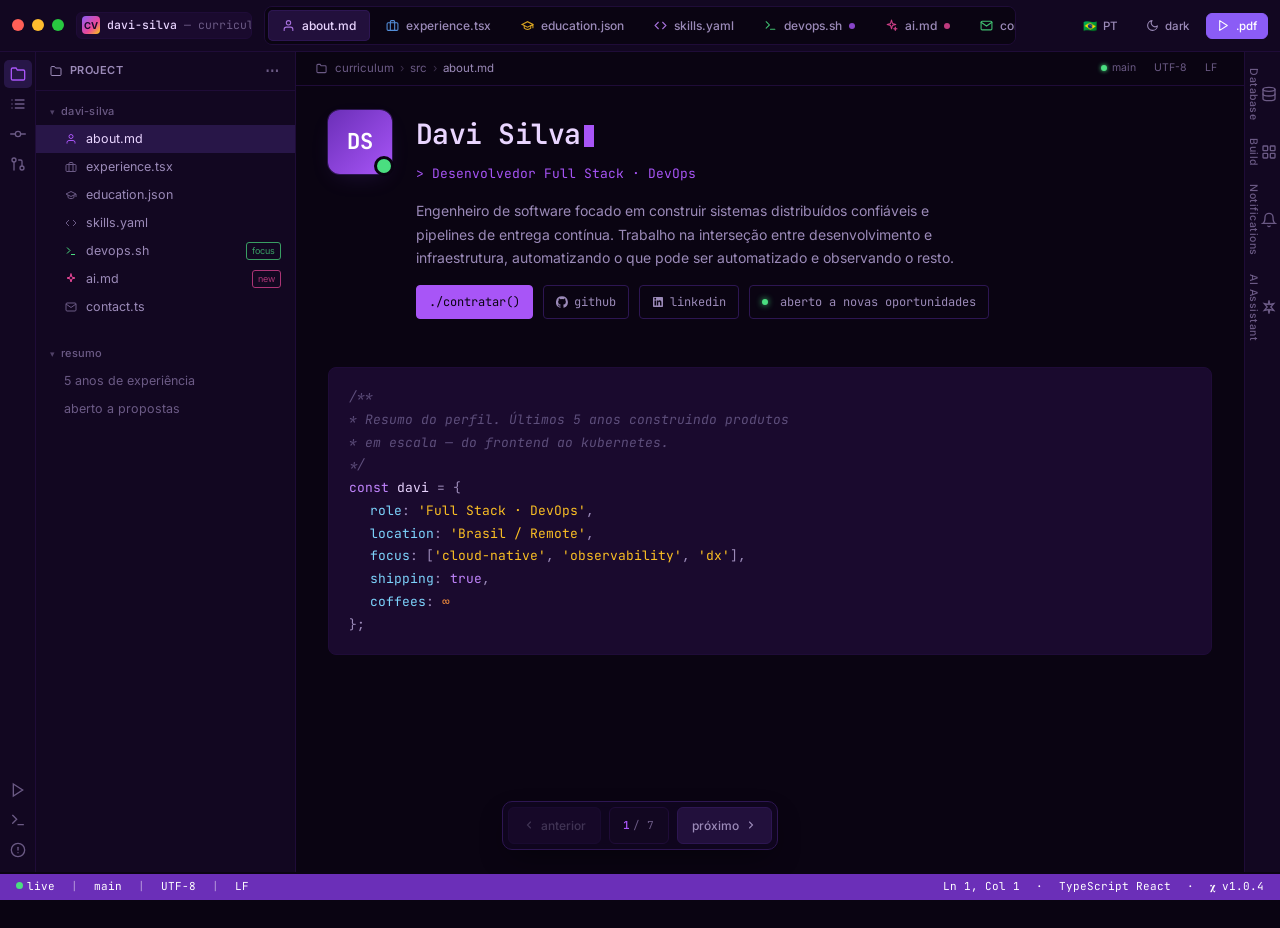
<file: index.html>
<!doctype html>
<html lang="pt-BR">
<head>
<meta charset="utf-8">
<meta http-equiv="refresh" content="0; url=./about.html">
<title>davi-silva</title>
<link rel="canonical" href="./about.html">
</head>
<body>
<p>Redirecting to <a href="./about.html">./about.html</a>…</p>
<script>location.replace('./about.html');</script>
</body>
</html>
</file>
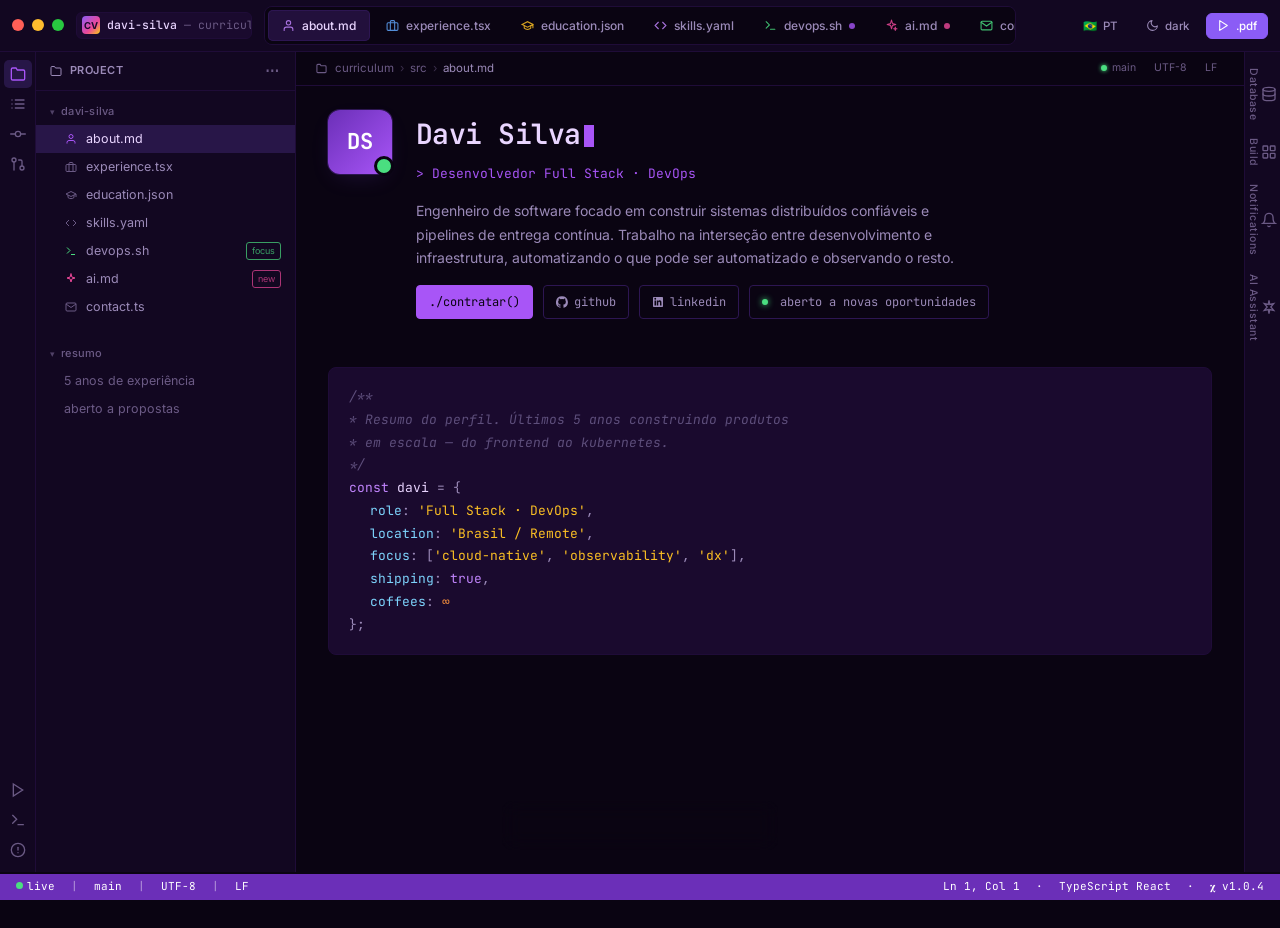
<file: about.html>
<!doctype html>
<html lang="pt-BR">
<head>
<meta charset="utf-8">
<meta name="viewport" content="width=device-width,initial-scale=1">
<title>davi-silva — about.md</title>
<link rel="preconnect" href="https://fonts.googleapis.com">
<link rel="preconnect" href="https://fonts.gstatic.com" crossorigin>
<link href="https://fonts.googleapis.com/css2?family=JetBrains+Mono:wght@300;400;500;600;700&family=Inter:wght@300;400;500;600;700&display=swap" rel="stylesheet">
<link rel="stylesheet" href="assets/styles.css">
</head>
<body data-theme="dark" data-page="about">

<div class="ide">

  <header class="titlebar">
    <div class="tb-left">
      <div class="traffic"><span class="r"></span><span class="y"></span><span class="g"></span></div>
      <div class="project-badge">
        <span class="pbx">CV</span>
        <span>davi-silva</span>
        <span class="cv">— curriculum</span>
      </div>
    </div>

    <div class="tabbar" role="tablist" id="tabbar">
      <div class="tab" data-tab="about">
        <svg width="13" height="13" viewBox="0 0 24 24" fill="none" stroke="#c084fc" stroke-width="2" stroke-linecap="round"><path d="M20 21v-2a4 4 0 0 0-4-4H8a4 4 0 0 0-4 4v2"/><circle cx="12" cy="7" r="4"/></svg>
        <span>about.md</span>
      </div>
      <div class="tab" data-tab="experience">
        <svg width="13" height="13" viewBox="0 0 24 24" fill="none" stroke="#60a5fa" stroke-width="2" stroke-linecap="round"><rect x="2" y="7" width="20" height="14" rx="2"/><path d="M16 21V5a2 2 0 0 0-2-2h-4a2 2 0 0 0-2 2v16"/></svg>
        <span>experience.tsx</span>
      </div>
      <div class="tab" data-tab="education">
        <svg width="13" height="13" viewBox="0 0 24 24" fill="none" stroke="#fbbf24" stroke-width="2" stroke-linecap="round"><path d="M22 10v6M2 10l10-5 10 5-10 5z"/><path d="M6 12v5c3 3 9 3 12 0v-5"/></svg>
        <span>education.json</span>
      </div>
      <div class="tab" data-tab="skills">
        <svg width="13" height="13" viewBox="0 0 24 24" fill="none" stroke="#c084fc" stroke-width="2" stroke-linecap="round"><polyline points="16 18 22 12 16 6"/><polyline points="8 6 2 12 8 18"/></svg>
        <span>skills.yaml</span>
      </div>
      <div class="tab tab-devops" data-tab="devops">
        <svg width="13" height="13" viewBox="0 0 24 24" fill="none" stroke="#4ade80" stroke-width="2" stroke-linecap="round"><polyline points="4 17 10 11 4 5"/><line x1="12" y1="19" x2="20" y2="19"/></svg>
        <span>devops.sh</span>
        <span class="dot"></span>
      </div>
      <div class="tab tab-ai" data-tab="ai">
        <svg width="13" height="13" viewBox="0 0 24 24" fill="none" stroke="#ec4899" stroke-width="2" stroke-linecap="round" stroke-linejoin="round"><path d="M12 2L13.8 8.2L20 10L13.8 11.8L12 18L10.2 11.8L4 10L10.2 8.2L12 2Z"/><path d="M19 15l0.6 2.4L22 18l-2.4 0.6L19 21l-0.6-2.4L16 18l2.4-0.6L19 15z"/></svg>
        <span>ai.md</span>
        <span class="dot" style="background:#ec4899"></span>
      </div>
      <div class="tab" data-tab="contact-sec">
        <svg width="13" height="13" viewBox="0 0 24 24" fill="none" stroke="#4ade80" stroke-width="2" stroke-linecap="round"><path d="M4 4h16c1.1 0 2 .9 2 2v12c0 1.1-.9 2-2 2H4c-1.1 0-2-.9-2-2V6c0-1.1.9-2 2-2z"/><polyline points="22,6 12,13 2,6"/></svg>
        <span>contact.ts</span>
      </div>
    </div>

    <div class="tb-right">
      <button class="chip" id="lang-toggle" aria-label="Toggle language">
        <span id="lang-flag">🇧🇷</span>
        <span id="lang-label">PT</span>
      </button>
      <button class="chip" id="theme-toggle" aria-label="Toggle theme">
        <svg id="theme-icon" width="13" height="13" viewBox="0 0 24 24" fill="none" stroke="currentColor" stroke-width="2" stroke-linecap="round" stroke-linejoin="round"><path d="M21 12.79A9 9 0 1 1 11.21 3 7 7 0 0 0 21 12.79z"/></svg>
        <span id="theme-label">dark</span>
      </button>
      <button class="chip primary" id="dl-cv">
        <svg width="13" height="13" viewBox="0 0 24 24" fill="none" stroke="currentColor" stroke-width="2" stroke-linecap="round" stroke-linejoin="round"><polygon points="5 3 19 12 5 21 5 3"/></svg>
        <span data-i18n="dl">Run .pdf</span>
      </button>
    </div>
  </header>

  <div class="main">

    <nav class="tool-rail" aria-label="tool windows">
      <div class="tw on" title="Project">
        <svg width="16" height="16" viewBox="0 0 24 24" fill="none" stroke="currentColor" stroke-width="2" stroke-linecap="round"><path d="M22 19a2 2 0 0 1-2 2H4a2 2 0 0 1-2-2V5a2 2 0 0 1 2-2h5l2 3h9a2 2 0 0 1 2 2z"/></svg>
        <span class="tip">Project</span>
      </div>
      <div class="tw" title="Structure">
        <svg width="16" height="16" viewBox="0 0 24 24" fill="none" stroke="currentColor" stroke-width="2" stroke-linecap="round"><line x1="8" y1="6" x2="21" y2="6"/><line x1="8" y1="12" x2="21" y2="12"/><line x1="8" y1="18" x2="21" y2="18"/><line x1="3" y1="6" x2="3.01" y2="6"/><line x1="3" y1="12" x2="3.01" y2="12"/><line x1="3" y1="18" x2="3.01" y2="18"/></svg>
        <span class="tip">Structure</span>
      </div>
      <div class="tw" title="Commit">
        <svg width="16" height="16" viewBox="0 0 24 24" fill="none" stroke="currentColor" stroke-width="2" stroke-linecap="round"><circle cx="12" cy="12" r="4"/><line x1="1.05" y1="12" x2="7" y2="12"/><line x1="17.01" y1="12" x2="22.96" y2="12"/></svg>
        <span class="tip">Commit</span>
      </div>
      <div class="tw" title="Pull Requests">
        <svg width="16" height="16" viewBox="0 0 24 24" fill="none" stroke="currentColor" stroke-width="2" stroke-linecap="round"><circle cx="18" cy="18" r="3"/><circle cx="6" cy="6" r="3"/><path d="M13 6h3a2 2 0 0 1 2 2v7"/><line x1="6" y1="9" x2="6" y2="21"/></svg>
        <span class="tip">Pull Requests</span>
      </div>
      <div class="spacer"></div>
      <div class="tw" title="Run">
        <svg width="16" height="16" viewBox="0 0 24 24" fill="none" stroke="currentColor" stroke-width="2" stroke-linecap="round"><polygon points="5 3 19 12 5 21 5 3"/></svg>
        <span class="tip">Run</span>
      </div>
      <div class="tw" title="Terminal">
        <svg width="16" height="16" viewBox="0 0 24 24" fill="none" stroke="currentColor" stroke-width="2" stroke-linecap="round"><polyline points="4 17 10 11 4 5"/><line x1="12" y1="19" x2="20" y2="19"/></svg>
        <span class="tip">Terminal</span>
      </div>
      <div class="tw" title="Problems">
        <svg width="16" height="16" viewBox="0 0 24 24" fill="none" stroke="currentColor" stroke-width="2" stroke-linecap="round"><circle cx="12" cy="12" r="10"/><line x1="12" y1="8" x2="12" y2="12"/><line x1="12" y1="16" x2="12.01" y2="16"/></svg>
        <span class="tip">Problems</span>
      </div>
    </nav>

    <aside class="sidebar">
      <div class="sb-head">
        <svg width="12" height="12" viewBox="0 0 24 24" fill="none" stroke="currentColor" stroke-width="2"><path d="M22 19a2 2 0 0 1-2 2H4a2 2 0 0 1-2-2V5a2 2 0 0 1 2-2h5l2 3h9a2 2 0 0 1 2 2z"/></svg>
        <span>Project</span>
        <span class="dots">⋯</span>
      </div>
      <div class="sb-body">
        <div class="sb-section"><span class="caret">▾</span><span>davi-silva</span></div>
        <div class="sb-item" data-goto="about">
          <span class="ico"><svg width="12" height="12" viewBox="0 0 24 24" fill="none" stroke="currentColor" stroke-width="2"><path d="M20 21v-2a4 4 0 0 0-4-4H8a4 4 0 0 0-4 4v2"/><circle cx="12" cy="7" r="4"/></svg></span>
          <span data-i18n="nav.about">about.md</span>
        </div>
        <div class="sb-item" data-goto="experience">
          <span class="ico"><svg width="12" height="12" viewBox="0 0 24 24" fill="none" stroke="currentColor" stroke-width="2"><rect x="2" y="7" width="20" height="14" rx="2"/><path d="M16 21V5a2 2 0 0 0-2-2h-4a2 2 0 0 0-2 2v16"/></svg></span>
          <span data-i18n="nav.exp">experience.tsx</span>
        </div>
        <div class="sb-item" data-goto="education">
          <span class="ico"><svg width="12" height="12" viewBox="0 0 24 24" fill="none" stroke="currentColor" stroke-width="2"><path d="M22 10v6M2 10l10-5 10 5-10 5z"/><path d="M6 12v5c3 3 9 3 12 0v-5"/></svg></span>
          <span data-i18n="nav.edu">education.json</span>
        </div>
        <div class="sb-item" data-goto="skills">
          <span class="ico"><svg width="12" height="12" viewBox="0 0 24 24" fill="none" stroke="currentColor" stroke-width="2"><polyline points="16 18 22 12 16 6"/><polyline points="8 6 2 12 8 18"/></svg></span>
          <span data-i18n="nav.skills">skills.yaml</span>
        </div>
        <div class="sb-item" data-goto="devops">
          <span class="ico" style="color:#4ade80"><svg width="12" height="12" viewBox="0 0 24 24" fill="none" stroke="currentColor" stroke-width="2"><polyline points="4 17 10 11 4 5"/><line x1="12" y1="19" x2="20" y2="19"/></svg></span>
          <span>devops.sh</span>
          <span style="margin-left:auto; font-size:9px; color:#4ade80; border:1px solid #4ade80; border-radius:3px; padding:1px 5px; opacity:0.7">focus</span>
        </div>
        <div class="sb-item" data-goto="ai">
          <span class="ico" style="color:#ec4899"><svg width="12" height="12" viewBox="0 0 24 24" fill="none" stroke="currentColor" stroke-width="2" stroke-linecap="round" stroke-linejoin="round"><path d="M12 2L13.8 8.2L20 10L13.8 11.8L12 18L10.2 11.8L4 10L10.2 8.2L12 2Z"/></svg></span>
          <span>ai.md</span>
          <span style="margin-left:auto; font-size:9px; color:#ec4899; border:1px solid #ec4899; border-radius:3px; padding:1px 5px; opacity:0.7">new</span>
        </div>
        <div class="sb-item" data-goto="contact-sec">
          <span class="ico"><svg width="12" height="12" viewBox="0 0 24 24" fill="none" stroke="currentColor" stroke-width="2"><path d="M4 4h16c1.1 0 2 .9 2 2v12c0 1.1-.9 2-2 2H4c-1.1 0-2-.9-2-2V6c0-1.1.9-2 2-2z"/><polyline points="22,6 12,13 2,6"/></svg></span>
          <span data-i18n="nav.contact">contact.ts</span>
        </div>

        <div class="sb-section" style="margin-top: 20px;"><span class="caret">▾</span><span data-i18n="outline.h">outline</span></div>
        <div class="sb-item" style="padding-left: 28px; color: var(--text-dim); cursor: default;"><span data-i18n="outline.exp">5 yrs experience</span></div>
        <div class="sb-item" style="padding-left: 28px; color: var(--text-dim); cursor: default;"><span data-i18n="outline.open">open to offers</span></div>
      </div>
    </aside>

    <main class="editor">
      <div class="editor-breadcrumb">
        <div class="crumb-left">
          <svg width="11" height="11" viewBox="0 0 24 24" fill="none" stroke="currentColor" stroke-width="2.3" stroke-linecap="round"><path d="M22 19a2 2 0 0 1-2 2H4a2 2 0 0 1-2-2V5a2 2 0 0 1 2-2h5l2 3h9a2 2 0 0 1 2 2z"/></svg>
          <span>curriculum</span>
          <span class="sep">›</span>
          <span>src</span>
          <span class="sep">›</span>
          <span class="cur">about.md</span>
        </div>
        <div class="crumb-right">
          <span class="mini-chip"><span class="dot-g"></span>main</span>
          <span class="mini-chip">UTF-8</span>
          <span class="mini-chip">LF</span>
        </div>
      </div>

      <div class="editor-body">
        <div class="code">

          <section class="section in" id="about">
            <div class="hero">
              <div class="avatar">DS</div>
              <div>
                <h1>Davi Silva<span class="cursor"></span></h1>
                <div class="role" data-i18n="hero.role">&gt; Desenvolvedor Full Stack · DevOps</div>
                <div class="bio" data-i18n="hero.bio">
                  Engenheiro de software focado em construir sistemas distribuídos confiáveis e pipelines de entrega contínua. Trabalho na interseção entre desenvolvimento e infraestrutura, automatizando o que pode ser automatizado e observando o resto.
                </div>
                <div class="links">
                  <a class="lnk primary" href="contact.html" data-i18n="hero.cta">./contratar()</a>
                  <a class="lnk" href="https://github.com/DaviCoder" target="_blank" rel="noopener">
                    <svg width="12" height="12" viewBox="0 0 24 24" fill="currentColor"><path d="M12 .3a12 12 0 0 0-3.8 23.4c.6.1.8-.3.8-.6v-2c-3.3.7-4-1.6-4-1.6-.5-1.4-1.3-1.8-1.3-1.8-1-.7.1-.7.1-.7 1.2.1 1.8 1.2 1.8 1.2 1 1.8 2.8 1.3 3.5 1 .1-.7.4-1.3.7-1.6-2.7-.3-5.5-1.3-5.5-6a4.7 4.7 0 0 1 1.3-3.3c-.2-.4-.6-1.6.1-3.2 0 0 1-.3 3.4 1.2a11.5 11.5 0 0 1 6 0C17.3 4.7 18.3 5 18.3 5c.7 1.6.2 2.8.1 3.2.8.9 1.3 2 1.3 3.3 0 4.7-2.9 5.7-5.5 6 .5.4.8 1 .8 2.2v3.3c0 .3.2.7.8.6A12 12 0 0 0 12 .3"/></svg>
                    github
                  </a>
                  <a class="lnk" href="https://www.linkedin.com/in/davi-silva-79150815b/" target="_blank" rel="noopener">
                    <svg width="12" height="12" viewBox="0 0 24 24" fill="currentColor"><path d="M20.5 2h-17A1.5 1.5 0 0 0 2 3.5v17A1.5 1.5 0 0 0 3.5 22h17a1.5 1.5 0 0 0 1.5-1.5v-17A1.5 1.5 0 0 0 20.5 2M8 19H5V9h3zM6.5 7.3A1.8 1.8 0 1 1 6.5 3.7a1.8 1.8 0 0 1 0 3.6M19 19h-3v-5c0-1.2 0-2.7-1.6-2.7s-1.9 1.3-1.9 2.6V19h-3V9h2.9v1.3a3.2 3.2 0 0 1 2.8-1.6c3 0 3.6 2 3.6 4.5z"/></svg>
                    linkedin
                  </a>
                  <span class="lnk" style="cursor: default;">
                    <span class="pulse-ring"></span>
                    <span data-i18n="hero.status">aberto a novas oportunidades</span>
                  </span>
                </div>
              </div>
            </div>

            <div class="code-card">
              <span class="cmt">/**</span><br>
              <span class="cmt"> * <span data-i18n="about.c1">Resumo do perfil. Últimos 5 anos construindo produtos</span></span><br>
              <span class="cmt"> * <span data-i18n="about.c2">em escala — do frontend ao kubernetes.</span></span><br>
              <span class="cmt"> */</span><br>
              <span class="kw">const</span> <span class="var">davi</span> <span class="op">=</span> <span class="punct">{</span><br>
              <span class="indent"><span class="prop">role</span><span class="op">:</span> <span class="str">'Full Stack · DevOps'</span><span class="punct">,</span></span><br>
              <span class="indent"><span class="prop">location</span><span class="op">:</span> <span class="str">'Brasil / Remote'</span><span class="punct">,</span></span><br>
              <span class="indent"><span class="prop">focus</span><span class="op">:</span> <span class="punct">[</span><span class="str">'cloud-native'</span><span class="punct">,</span> <span class="str">'observability'</span><span class="punct">,</span> <span class="str">'dx'</span><span class="punct">],</span></span><br>
              <span class="indent"><span class="prop">shipping</span><span class="op">:</span> <span class="kw">true</span><span class="punct">,</span></span><br>
              <span class="indent"><span class="prop">coffees</span><span class="op">:</span> <span class="num">∞</span></span><br>
              <span class="punct">}</span><span class="op">;</span>
            </div>
          </section>

        </div>

        <div class="page-nav" id="page-nav">
          <a id="page-prev" aria-label="Previous page" class="disabled">
            <svg width="12" height="12" viewBox="0 0 24 24" fill="none" stroke="currentColor" stroke-width="2.2" stroke-linecap="round"><polyline points="15 18 9 12 15 6"/></svg>
            <span data-i18n="page.prev">anterior</span>
          </a>
          <span class="counter" id="page-counter"><span class="cur-n">1</span> / 8</span>
          <a id="page-next" aria-label="Next page">
            <span data-i18n="page.next">próximo</span>
            <svg width="12" height="12" viewBox="0 0 24 24" fill="none" stroke="currentColor" stroke-width="2.2" stroke-linecap="round"><polyline points="9 18 15 12 9 6"/></svg>
          </a>
        </div>
      </div>
    </main>

    <nav class="right-rail" aria-label="right tool windows">
      <div class="tw" title="Database"><svg width="16" height="16" viewBox="0 0 24 24" fill="none" stroke="currentColor" stroke-width="2" stroke-linecap="round"><ellipse cx="12" cy="5" rx="9" ry="3"/><path d="M21 12c0 1.66-4 3-9 3s-9-1.34-9-3"/><path d="M3 5v14c0 1.66 4 3 9 3s9-1.34 9-3V5"/></svg><span class="tip">Database</span></div>
      <div class="tw" title="Build"><svg width="16" height="16" viewBox="0 0 24 24" fill="none" stroke="currentColor" stroke-width="2" stroke-linecap="round"><rect x="3" y="3" width="7" height="7" rx="1"/><rect x="14" y="3" width="7" height="7" rx="1"/><rect x="14" y="14" width="7" height="7" rx="1"/><rect x="3" y="14" width="7" height="7" rx="1"/></svg><span class="tip">Build</span></div>
      <div class="tw" title="Notifications"><svg width="16" height="16" viewBox="0 0 24 24" fill="none" stroke="currentColor" stroke-width="2" stroke-linecap="round"><path d="M18 8A6 6 0 0 0 6 8c0 7-3 9-3 9h18s-3-2-3-9"/><path d="M13.73 21a2 2 0 0 1-3.46 0"/></svg><span class="tip">Notifications</span></div>
      <div class="tw" title="AI Assistant"><svg width="16" height="16" viewBox="0 0 24 24" fill="none" stroke="currentColor" stroke-width="2" stroke-linecap="round"><path d="M12 2L13.09 8.26L19 7L14.74 12L19 17L13.09 15.74L12 22L10.91 15.74L5 17L9.26 12L5 7L10.91 8.26L12 2Z"/></svg><span class="tip">AI Assistant</span></div>
    </nav>
  </div>

  <footer class="statusbar">
    <span><span class="pulse"></span><span data-i18n="sb.live">live</span></span>
    <span class="sep">|</span>
    <span>main</span>
    <span class="sep">|</span>
    <span>UTF-8</span>
    <span class="sep">|</span>
    <span>LF</span>
    <div class="right">
      <span data-i18n="sb.ln">Ln 1, Col 1</span>
      <span>·</span>
      <span>TypeScript React</span>
      <span>·</span>
      <span>𝛘 v1.0.4</span>
    </div>
  </footer>

</div>

<div class="toast" id="toast">✓ copiado para clipboard</div>

<script src="assets/app.js"></script>
</body>
</html>
</file>
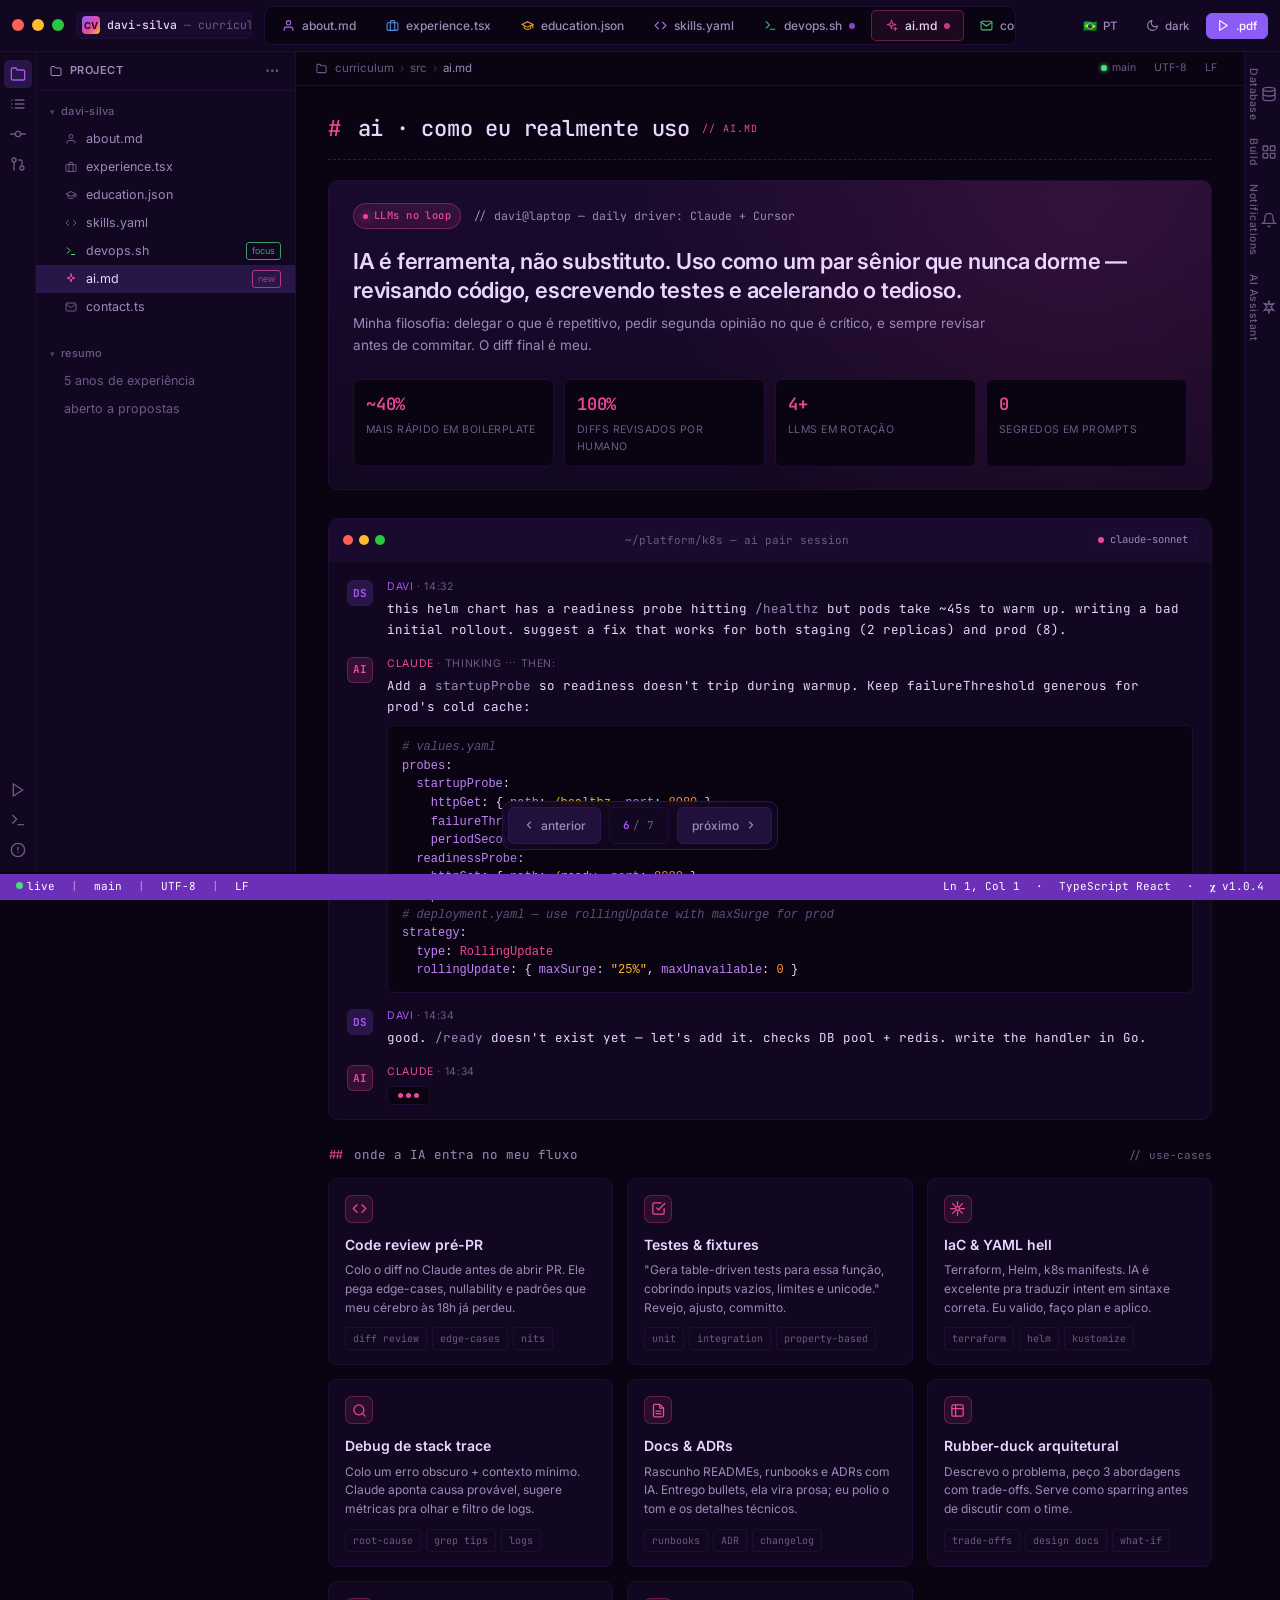
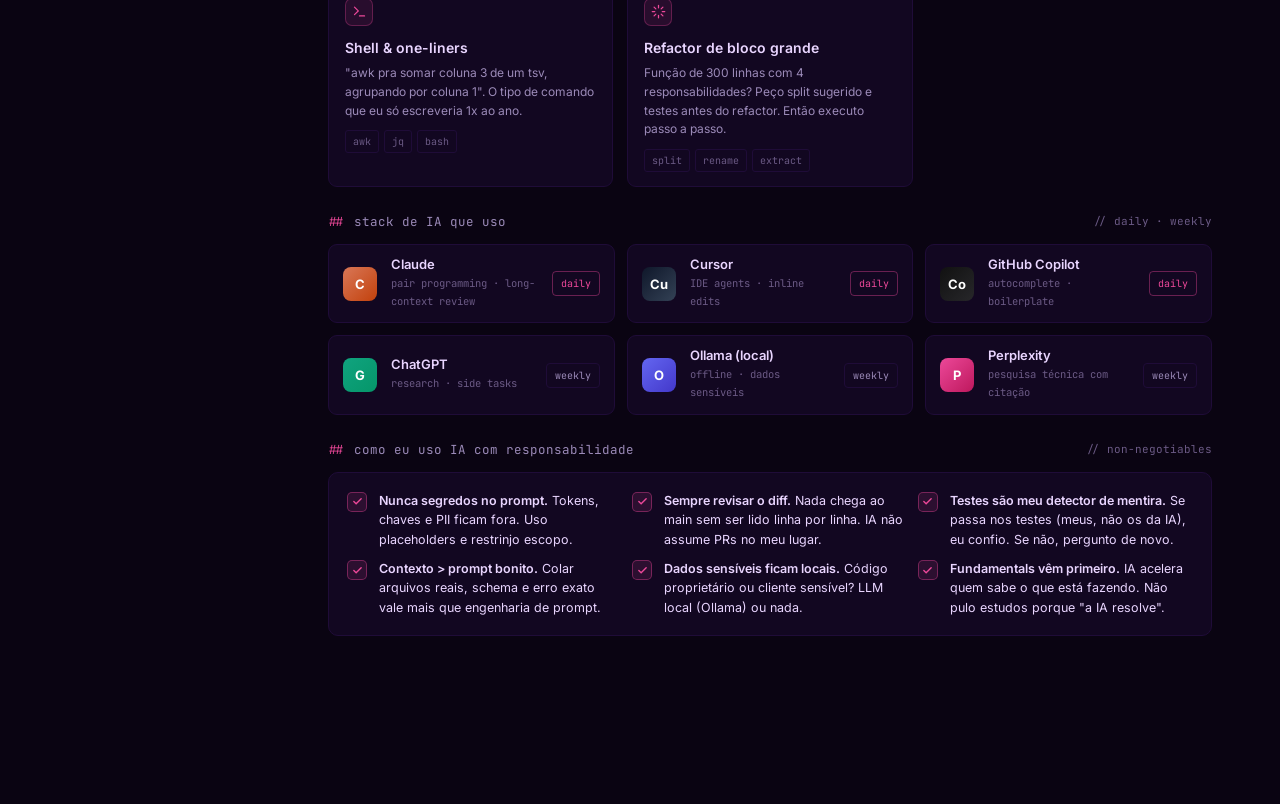
<file: ai.html>
<!doctype html>
<html lang="pt-BR">
<head>
<meta charset="utf-8">
<meta name="viewport" content="width=device-width,initial-scale=1">
<title>davi-silva — ai.md</title>
<link rel="preconnect" href="https://fonts.googleapis.com">
<link rel="preconnect" href="https://fonts.gstatic.com" crossorigin>
<link href="https://fonts.googleapis.com/css2?family=JetBrains+Mono:wght@300;400;500;600;700&family=Inter:wght@300;400;500;600;700&display=swap" rel="stylesheet">
<link rel="stylesheet" href="assets/styles.css">
</head>
<body data-theme="dark" data-page="ai">

<div class="ide">

  <header class="titlebar">
    <div class="tb-left">
      <div class="traffic"><span class="r"></span><span class="y"></span><span class="g"></span></div>
      <div class="project-badge">
        <span class="pbx">CV</span>
        <span>davi-silva</span>
        <span class="cv">— curriculum</span>
      </div>
    </div>

    <div class="tabbar" role="tablist" id="tabbar">
      <div class="tab" data-tab="about">
        <svg width="13" height="13" viewBox="0 0 24 24" fill="none" stroke="#c084fc" stroke-width="2" stroke-linecap="round"><path d="M20 21v-2a4 4 0 0 0-4-4H8a4 4 0 0 0-4 4v2"/><circle cx="12" cy="7" r="4"/></svg>
        <span>about.md</span>
      </div>
      <div class="tab" data-tab="experience">
        <svg width="13" height="13" viewBox="0 0 24 24" fill="none" stroke="#60a5fa" stroke-width="2" stroke-linecap="round"><rect x="2" y="7" width="20" height="14" rx="2"/><path d="M16 21V5a2 2 0 0 0-2-2h-4a2 2 0 0 0-2 2v16"/></svg>
        <span>experience.tsx</span>
      </div>
      <div class="tab" data-tab="education">
        <svg width="13" height="13" viewBox="0 0 24 24" fill="none" stroke="#fbbf24" stroke-width="2" stroke-linecap="round"><path d="M22 10v6M2 10l10-5 10 5-10 5z"/><path d="M6 12v5c3 3 9 3 12 0v-5"/></svg>
        <span>education.json</span>
      </div>
      <div class="tab" data-tab="skills">
        <svg width="13" height="13" viewBox="0 0 24 24" fill="none" stroke="#c084fc" stroke-width="2" stroke-linecap="round"><polyline points="16 18 22 12 16 6"/><polyline points="8 6 2 12 8 18"/></svg>
        <span>skills.yaml</span>
      </div>
      <div class="tab tab-devops" data-tab="devops">
        <svg width="13" height="13" viewBox="0 0 24 24" fill="none" stroke="#4ade80" stroke-width="2" stroke-linecap="round"><polyline points="4 17 10 11 4 5"/><line x1="12" y1="19" x2="20" y2="19"/></svg>
        <span>devops.sh</span>
        <span class="dot"></span>
      </div>
      <div class="tab tab-ai" data-tab="ai">
        <svg width="13" height="13" viewBox="0 0 24 24" fill="none" stroke="#ec4899" stroke-width="2" stroke-linecap="round" stroke-linejoin="round"><path d="M12 2L13.8 8.2L20 10L13.8 11.8L12 18L10.2 11.8L4 10L10.2 8.2L12 2Z"/><path d="M19 15l0.6 2.4L22 18l-2.4 0.6L19 21l-0.6-2.4L16 18l2.4-0.6L19 15z"/></svg>
        <span>ai.md</span>
        <span class="dot" style="background:#ec4899"></span>
      </div>
      <div class="tab" data-tab="contact-sec">
        <svg width="13" height="13" viewBox="0 0 24 24" fill="none" stroke="#4ade80" stroke-width="2" stroke-linecap="round"><path d="M4 4h16c1.1 0 2 .9 2 2v12c0 1.1-.9 2-2 2H4c-1.1 0-2-.9-2-2V6c0-1.1.9-2 2-2z"/><polyline points="22,6 12,13 2,6"/></svg>
        <span>contact.ts</span>
      </div>
    </div>

    <div class="tb-right">
      <button class="chip" id="lang-toggle" aria-label="Toggle language">
        <span id="lang-flag">🇧🇷</span>
        <span id="lang-label">PT</span>
      </button>
      <button class="chip" id="theme-toggle" aria-label="Toggle theme">
        <svg id="theme-icon" width="13" height="13" viewBox="0 0 24 24" fill="none" stroke="currentColor" stroke-width="2" stroke-linecap="round" stroke-linejoin="round"><path d="M21 12.79A9 9 0 1 1 11.21 3 7 7 0 0 0 21 12.79z"/></svg>
        <span id="theme-label">dark</span>
      </button>
      <button class="chip primary" id="dl-cv">
        <svg width="13" height="13" viewBox="0 0 24 24" fill="none" stroke="currentColor" stroke-width="2" stroke-linecap="round" stroke-linejoin="round"><polygon points="5 3 19 12 5 21 5 3"/></svg>
        <span data-i18n="dl">Run .pdf</span>
      </button>
    </div>
  </header>

  <div class="main">

    <nav class="tool-rail" aria-label="tool windows">
      <div class="tw on" title="Project">
        <svg width="16" height="16" viewBox="0 0 24 24" fill="none" stroke="currentColor" stroke-width="2" stroke-linecap="round"><path d="M22 19a2 2 0 0 1-2 2H4a2 2 0 0 1-2-2V5a2 2 0 0 1 2-2h5l2 3h9a2 2 0 0 1 2 2z"/></svg>
        <span class="tip">Project</span>
      </div>
      <div class="tw" title="Structure">
        <svg width="16" height="16" viewBox="0 0 24 24" fill="none" stroke="currentColor" stroke-width="2" stroke-linecap="round"><line x1="8" y1="6" x2="21" y2="6"/><line x1="8" y1="12" x2="21" y2="12"/><line x1="8" y1="18" x2="21" y2="18"/><line x1="3" y1="6" x2="3.01" y2="6"/><line x1="3" y1="12" x2="3.01" y2="12"/><line x1="3" y1="18" x2="3.01" y2="18"/></svg>
        <span class="tip">Structure</span>
      </div>
      <div class="tw" title="Commit">
        <svg width="16" height="16" viewBox="0 0 24 24" fill="none" stroke="currentColor" stroke-width="2" stroke-linecap="round"><circle cx="12" cy="12" r="4"/><line x1="1.05" y1="12" x2="7" y2="12"/><line x1="17.01" y1="12" x2="22.96" y2="12"/></svg>
        <span class="tip">Commit</span>
      </div>
      <div class="tw" title="Pull Requests">
        <svg width="16" height="16" viewBox="0 0 24 24" fill="none" stroke="currentColor" stroke-width="2" stroke-linecap="round"><circle cx="18" cy="18" r="3"/><circle cx="6" cy="6" r="3"/><path d="M13 6h3a2 2 0 0 1 2 2v7"/><line x1="6" y1="9" x2="6" y2="21"/></svg>
        <span class="tip">Pull Requests</span>
      </div>
      <div class="spacer"></div>
      <div class="tw" title="Run">
        <svg width="16" height="16" viewBox="0 0 24 24" fill="none" stroke="currentColor" stroke-width="2" stroke-linecap="round"><polygon points="5 3 19 12 5 21 5 3"/></svg>
        <span class="tip">Run</span>
      </div>
      <div class="tw" title="Terminal">
        <svg width="16" height="16" viewBox="0 0 24 24" fill="none" stroke="currentColor" stroke-width="2" stroke-linecap="round"><polyline points="4 17 10 11 4 5"/><line x1="12" y1="19" x2="20" y2="19"/></svg>
        <span class="tip">Terminal</span>
      </div>
      <div class="tw" title="Problems">
        <svg width="16" height="16" viewBox="0 0 24 24" fill="none" stroke="currentColor" stroke-width="2" stroke-linecap="round"><circle cx="12" cy="12" r="10"/><line x1="12" y1="8" x2="12" y2="12"/><line x1="12" y1="16" x2="12.01" y2="16"/></svg>
        <span class="tip">Problems</span>
      </div>
    </nav>

    <aside class="sidebar">
      <div class="sb-head">
        <svg width="12" height="12" viewBox="0 0 24 24" fill="none" stroke="currentColor" stroke-width="2"><path d="M22 19a2 2 0 0 1-2 2H4a2 2 0 0 1-2-2V5a2 2 0 0 1 2-2h5l2 3h9a2 2 0 0 1 2 2z"/></svg>
        <span>Project</span>
        <span class="dots">⋯</span>
      </div>
      <div class="sb-body">
        <div class="sb-section"><span class="caret">▾</span><span>davi-silva</span></div>
        <div class="sb-item" data-goto="about">
          <span class="ico"><svg width="12" height="12" viewBox="0 0 24 24" fill="none" stroke="currentColor" stroke-width="2"><path d="M20 21v-2a4 4 0 0 0-4-4H8a4 4 0 0 0-4 4v2"/><circle cx="12" cy="7" r="4"/></svg></span>
          <span data-i18n="nav.about">about.md</span>
        </div>
        <div class="sb-item" data-goto="experience">
          <span class="ico"><svg width="12" height="12" viewBox="0 0 24 24" fill="none" stroke="currentColor" stroke-width="2"><rect x="2" y="7" width="20" height="14" rx="2"/><path d="M16 21V5a2 2 0 0 0-2-2h-4a2 2 0 0 0-2 2v16"/></svg></span>
          <span data-i18n="nav.exp">experience.tsx</span>
        </div>
        <div class="sb-item" data-goto="education">
          <span class="ico"><svg width="12" height="12" viewBox="0 0 24 24" fill="none" stroke="currentColor" stroke-width="2"><path d="M22 10v6M2 10l10-5 10 5-10 5z"/><path d="M6 12v5c3 3 9 3 12 0v-5"/></svg></span>
          <span data-i18n="nav.edu">education.json</span>
        </div>
        <div class="sb-item" data-goto="skills">
          <span class="ico"><svg width="12" height="12" viewBox="0 0 24 24" fill="none" stroke="currentColor" stroke-width="2"><polyline points="16 18 22 12 16 6"/><polyline points="8 6 2 12 8 18"/></svg></span>
          <span data-i18n="nav.skills">skills.yaml</span>
        </div>
        <div class="sb-item" data-goto="devops">
          <span class="ico" style="color:#4ade80"><svg width="12" height="12" viewBox="0 0 24 24" fill="none" stroke="currentColor" stroke-width="2"><polyline points="4 17 10 11 4 5"/><line x1="12" y1="19" x2="20" y2="19"/></svg></span>
          <span>devops.sh</span>
          <span style="margin-left:auto; font-size:9px; color:#4ade80; border:1px solid #4ade80; border-radius:3px; padding:1px 5px; opacity:0.7">focus</span>
        </div>
        <div class="sb-item" data-goto="ai">
          <span class="ico" style="color:#ec4899"><svg width="12" height="12" viewBox="0 0 24 24" fill="none" stroke="currentColor" stroke-width="2" stroke-linecap="round" stroke-linejoin="round"><path d="M12 2L13.8 8.2L20 10L13.8 11.8L12 18L10.2 11.8L4 10L10.2 8.2L12 2Z"/></svg></span>
          <span>ai.md</span>
          <span style="margin-left:auto; font-size:9px; color:#ec4899; border:1px solid #ec4899; border-radius:3px; padding:1px 5px; opacity:0.7">new</span>
        </div>
        <div class="sb-item" data-goto="contact-sec">
          <span class="ico"><svg width="12" height="12" viewBox="0 0 24 24" fill="none" stroke="currentColor" stroke-width="2"><path d="M4 4h16c1.1 0 2 .9 2 2v12c0 1.1-.9 2-2 2H4c-1.1 0-2-.9-2-2V6c0-1.1.9-2 2-2z"/><polyline points="22,6 12,13 2,6"/></svg></span>
          <span data-i18n="nav.contact">contact.ts</span>
        </div>

        <div class="sb-section" style="margin-top: 20px;"><span class="caret">▾</span><span data-i18n="outline.h">outline</span></div>
        <div class="sb-item" style="padding-left: 28px; color: var(--text-dim); cursor: default;"><span data-i18n="outline.exp">5 yrs experience</span></div>
        <div class="sb-item" style="padding-left: 28px; color: var(--text-dim); cursor: default;"><span data-i18n="outline.open">open to offers</span></div>
      </div>
    </aside>

    <main class="editor">
      <div class="editor-breadcrumb">
        <div class="crumb-left">
          <svg width="11" height="11" viewBox="0 0 24 24" fill="none" stroke="currentColor" stroke-width="2.3" stroke-linecap="round"><path d="M22 19a2 2 0 0 1-2 2H4a2 2 0 0 1-2-2V5a2 2 0 0 1 2-2h5l2 3h9a2 2 0 0 1 2 2z"/></svg>
          <span>curriculum</span>
          <span class="sep">›</span>
          <span>src</span>
          <span class="sep">›</span>
          <span class="cur">ai.md</span>
        </div>
        <div class="crumb-right">
          <span class="mini-chip"><span class="dot-g"></span>main</span>
          <span class="mini-chip">UTF-8</span>
          <span class="mini-chip">LF</span>
        </div>
      </div>

      <div class="editor-body">
        <div class="code">

          <section class="section in" id="ai">
            <div class="sec-head">
              <h2><span class="hash" style="color:#ec4899">#</span> <span data-i18n="sec.ai">ai · how I actually use it</span></h2>
              <span class="tag" style="color:#ec4899">// ai.md</span>
            </div>

            <div class="ai-hero">
              <div class="ai-hero-top">
                <span class="ai-badge"><span class="blip"></span> <span data-i18n="ai.badge">LLMs in the loop</span></span>
                <span>// davi@laptop — daily driver: Claude + Cursor</span>
              </div>
              <div>
                <h3 data-i18n="ai.h3">IA é <span class="hl">ferramenta</span>, não substituto. Uso como um par sênior que nunca dorme — revisando código, escrevendo testes e acelerando o tedioso.</h3>
                <p data-i18n="ai.p">Minha filosofia: delegar o que é repetitivo, pedir segunda opinião no que é crítico, e <b>sempre</b> revisar antes de commitar. O diff final é meu.</p>
              </div>
              <div class="ai-stats">
                <div class="ai-stat"><div class="v">~40%</div><div class="l" data-i18n="ai.s1">faster on boilerplate</div></div>
                <div class="ai-stat"><div class="v">100%</div><div class="l" data-i18n="ai.s2">human-reviewed diffs</div></div>
                <div class="ai-stat"><div class="v">4+</div><div class="l" data-i18n="ai.s3">LLMs in rotation</div></div>
                <div class="ai-stat"><div class="v">0</div><div class="l" data-i18n="ai.s4">secrets in prompts</div></div>
              </div>
            </div>

            <div class="ai-chat">
              <div class="ai-chat-head">
                <div class="traffic">
                  <span style="background:#ff5f57"></span>
                  <span style="background:#febc2e"></span>
                  <span style="background:#28c840"></span>
                </div>
                <div class="t-title">~/platform/k8s — ai pair session</div>
                <div class="model"><span class="d"></span> claude-sonnet</div>
              </div>
              <div class="ai-chat-body">
                <div class="ai-msg">
                  <div class="ai-avatar me">DS</div>
                  <div class="ai-bubble">
                    <div class="role"><span class="me">davi</span> · 14:32</div>
                    <div class="txt">this helm chart has a readiness probe hitting <span class="cmt-inline">/healthz</span> but pods take ~45s to warm up. writing a bad initial rollout. suggest a fix that works for both staging (2 replicas) and prod (8).</div>
                  </div>
                </div>
                <div class="ai-msg">
                  <div class="ai-avatar bot">AI</div>
                  <div class="ai-bubble">
                    <div class="role"><span class="bot">claude</span> · thinking ⋯ then:</div>
                    <div class="txt">Add a <span class="cmt-inline">startupProbe</span> so readiness doesn't trip during warmup. Keep failureThreshold generous for prod's cold cache:</div>
<pre><span class="c"># values.yaml</span>
<span class="k">probes</span>:
  <span class="k">startupProbe</span>:
    <span class="k">httpGet</span>: { <span class="k">path</span>: <span class="s">/healthz</span>, <span class="k">port</span>: <span class="n">8080</span> }
    <span class="k">failureThreshold</span>: <span class="n">30</span>   <span class="c"># 30 × 2s = 60s window</span>
    <span class="k">periodSeconds</span>: <span class="n">2</span>
  <span class="k">readinessProbe</span>:
    <span class="k">httpGet</span>: { <span class="k">path</span>: <span class="s">/ready</span>, <span class="k">port</span>: <span class="n">8080</span> }
    <span class="k">periodSeconds</span>: <span class="n">5</span>
<span class="c"># deployment.yaml — use rollingUpdate with maxSurge for prod</span>
<span class="k">strategy</span>:
  <span class="k">type</span>: <span class="a">RollingUpdate</span>
  <span class="k">rollingUpdate</span>: { <span class="k">maxSurge</span>: <span class="s">"25%"</span>, <span class="k">maxUnavailable</span>: <span class="n">0</span> }</pre>
                  </div>
                </div>
                <div class="ai-msg">
                  <div class="ai-avatar me">DS</div>
                  <div class="ai-bubble">
                    <div class="role"><span class="me">davi</span> · 14:34</div>
                    <div class="txt">good. <span class="cmt-inline">/ready</span> doesn't exist yet — let's add it. checks DB pool + redis. write the handler in Go.</div>
                  </div>
                </div>
                <div class="ai-msg">
                  <div class="ai-avatar bot">AI</div>
                  <div class="ai-bubble">
                    <div class="role"><span class="bot">claude</span> · 14:34</div>
                    <div class="ai-typing"><span></span><span></span><span></span></div>
                  </div>
                </div>
              </div>
            </div>

            <div class="ai-stack-head">
              <span class="hash">##</span> <span data-i18n="ai.work.h">onde a IA entra no meu fluxo</span>
              <span class="tag">// use-cases</span>
            </div>
            <div class="ai-work">
              <div class="ai-flow">
                <div class="ico"><svg width="15" height="15" viewBox="0 0 24 24" fill="none" stroke="currentColor" stroke-width="2" stroke-linecap="round"><polyline points="16 18 22 12 16 6"/><polyline points="8 6 2 12 8 18"/></svg></div>
                <h4 data-i18n="ai.w1.t">Code review pré-PR</h4>
                <div class="p" data-i18n="ai.w1.p">Colo o diff no Claude antes de abrir PR. Ele pega edge-cases, nullability e padrões que meu cérebro às 18h já perdeu.</div>
                <div class="tags"><span>diff review</span><span>edge-cases</span><span>nits</span></div>
              </div>
              <div class="ai-flow">
                <div class="ico"><svg width="15" height="15" viewBox="0 0 24 24" fill="none" stroke="currentColor" stroke-width="2" stroke-linecap="round"><path d="M9 11l3 3L22 4"/><path d="M21 12v7a2 2 0 0 1-2 2H5a2 2 0 0 1-2-2V5a2 2 0 0 1 2-2h11"/></svg></div>
                <h4 data-i18n="ai.w2.t">Testes & fixtures</h4>
                <div class="p" data-i18n="ai.w2.p">"Gera table-driven tests para essa função, cobrindo inputs vazios, limites e unicode." Revejo, ajusto, committo.</div>
                <div class="tags"><span>unit</span><span>integration</span><span>property-based</span></div>
              </div>
              <div class="ai-flow">
                <div class="ico"><svg width="15" height="15" viewBox="0 0 24 24" fill="none" stroke="currentColor" stroke-width="2" stroke-linecap="round"><circle cx="12" cy="12" r="3"/><path d="M12 1v6M12 17v6M4.2 4.2l4.3 4.3M15.5 15.5l4.3 4.3M1 12h6M17 12h6M4.2 19.8l4.3-4.3M15.5 8.5l4.3-4.3"/></svg></div>
                <h4 data-i18n="ai.w3.t">IaC & YAML hell</h4>
                <div class="p" data-i18n="ai.w3.p">Terraform, Helm, k8s manifests. IA é excelente pra traduzir intent em sintaxe correta. Eu valido, faço plan e aplico.</div>
                <div class="tags"><span>terraform</span><span>helm</span><span>kustomize</span></div>
              </div>
              <div class="ai-flow">
                <div class="ico"><svg width="15" height="15" viewBox="0 0 24 24" fill="none" stroke="currentColor" stroke-width="2" stroke-linecap="round"><circle cx="11" cy="11" r="8"/><line x1="21" y1="21" x2="16.65" y2="16.65"/></svg></div>
                <h4 data-i18n="ai.w4.t">Debug de stack trace</h4>
                <div class="p" data-i18n="ai.w4.p">Colo um erro obscuro + contexto mínimo. Claude aponta causa provável, sugere métricas pra olhar e filtro de logs.</div>
                <div class="tags"><span>root-cause</span><span>grep tips</span><span>logs</span></div>
              </div>
              <div class="ai-flow">
                <div class="ico"><svg width="15" height="15" viewBox="0 0 24 24" fill="none" stroke="currentColor" stroke-width="2" stroke-linecap="round"><path d="M14 2H6a2 2 0 0 0-2 2v16a2 2 0 0 0 2 2h12a2 2 0 0 0 2-2V8z"/><polyline points="14 2 14 8 20 8"/><line x1="16" y1="13" x2="8" y2="13"/><line x1="16" y1="17" x2="8" y2="17"/></svg></div>
                <h4 data-i18n="ai.w5.t">Docs & ADRs</h4>
                <div class="p" data-i18n="ai.w5.p">Rascunho READMEs, runbooks e ADRs com IA. Entrego bullets, ela vira prosa; eu polio o tom e os detalhes técnicos.</div>
                <div class="tags"><span>runbooks</span><span>ADR</span><span>changelog</span></div>
              </div>
              <div class="ai-flow">
                <div class="ico"><svg width="15" height="15" viewBox="0 0 24 24" fill="none" stroke="currentColor" stroke-width="2" stroke-linecap="round"><rect x="3" y="3" width="18" height="18" rx="2"/><path d="M3 9h18M9 3v18"/></svg></div>
                <h4 data-i18n="ai.w6.t">Rubber-duck arquitetural</h4>
                <div class="p" data-i18n="ai.w6.p">Descrevo o problema, peço 3 abordagens com trade-offs. Serve como sparring antes de discutir com o time.</div>
                <div class="tags"><span>trade-offs</span><span>design docs</span><span>what-if</span></div>
              </div>
              <div class="ai-flow">
                <div class="ico"><svg width="15" height="15" viewBox="0 0 24 24" fill="none" stroke="currentColor" stroke-width="2" stroke-linecap="round"><polyline points="4 17 10 11 4 5"/><line x1="12" y1="19" x2="20" y2="19"/></svg></div>
                <h4 data-i18n="ai.w7.t">Shell & one-liners</h4>
                <div class="p" data-i18n="ai.w7.p">"awk pra somar coluna 3 de um tsv, agrupando por coluna 1". O tipo de comando que eu só escreveria 1x ao ano.</div>
                <div class="tags"><span>awk</span><span>jq</span><span>bash</span></div>
              </div>
              <div class="ai-flow">
                <div class="ico"><svg width="15" height="15" viewBox="0 0 24 24" fill="none" stroke="currentColor" stroke-width="2" stroke-linecap="round"><path d="M12 2v4M12 18v4M4.93 4.93l2.83 2.83M16.24 16.24l2.83 2.83M2 12h4M18 12h4M4.93 19.07l2.83-2.83M16.24 7.76l2.83-2.83"/></svg></div>
                <h4 data-i18n="ai.w8.t">Refactor de bloco grande</h4>
                <div class="p" data-i18n="ai.w8.p">Função de 300 linhas com 4 responsabilidades? Peço split sugerido e testes antes do refactor. Então executo passo a passo.</div>
                <div class="tags"><span>split</span><span>rename</span><span>extract</span></div>
              </div>
            </div>

            <div class="ai-stack-head">
              <span class="hash">##</span> <span data-i18n="ai.stack.h">stack de IA que uso</span>
              <span class="tag">// daily · weekly</span>
            </div>
            <div class="ai-stack">
              <div class="ai-tool">
                <div class="logo" style="background: linear-gradient(135deg, #D97757, #c2410c);">C</div>
                <div class="lbl"><div class="n">Claude</div><div class="s">pair programming · long-context review</div></div>
                <span class="freq daily">daily</span>
              </div>
              <div class="ai-tool">
                <div class="logo" style="background: linear-gradient(135deg, #0f172a, #334155);">Cu</div>
                <div class="lbl"><div class="n">Cursor</div><div class="s">IDE agents · inline edits</div></div>
                <span class="freq daily">daily</span>
              </div>
              <div class="ai-tool">
                <div class="logo" style="background: linear-gradient(135deg, #111, #27272a);">Co</div>
                <div class="lbl"><div class="n">GitHub Copilot</div><div class="s">autocomplete · boilerplate</div></div>
                <span class="freq daily">daily</span>
              </div>
              <div class="ai-tool">
                <div class="logo" style="background: linear-gradient(135deg, #10a37f, #059669);">G</div>
                <div class="lbl"><div class="n">ChatGPT</div><div class="s">research · side tasks</div></div>
                <span class="freq">weekly</span>
              </div>
              <div class="ai-tool">
                <div class="logo" style="background: linear-gradient(135deg, #6366f1, #4338ca);">O</div>
                <div class="lbl"><div class="n">Ollama (local)</div><div class="s">offline · dados sensíveis</div></div>
                <span class="freq">weekly</span>
              </div>
              <div class="ai-tool">
                <div class="logo" style="background: linear-gradient(135deg, #ec4899, #be185d);">P</div>
                <div class="lbl"><div class="n">Perplexity</div><div class="s">pesquisa técnica com citação</div></div>
                <span class="freq">weekly</span>
              </div>
            </div>

            <div class="ai-stack-head">
              <span class="hash">##</span> <span data-i18n="ai.rules.h">como eu uso IA com responsabilidade</span>
              <span class="tag">// non-negotiables</span>
            </div>
            <div class="ai-rules">
              <div class="ai-rule">
                <div class="chk"><svg width="11" height="11" viewBox="0 0 24 24" fill="none" stroke="currentColor" stroke-width="3" stroke-linecap="round"><polyline points="20 6 9 17 4 12"/></svg></div>
                <div class="t"><b data-i18n="ai.r1.b">Nunca segredos no prompt.</b> <span data-i18n="ai.r1.t">Tokens, chaves e PII ficam fora. Uso placeholders e restrinjo escopo.</span></div>
              </div>
              <div class="ai-rule">
                <div class="chk"><svg width="11" height="11" viewBox="0 0 24 24" fill="none" stroke="currentColor" stroke-width="3" stroke-linecap="round"><polyline points="20 6 9 17 4 12"/></svg></div>
                <div class="t"><b data-i18n="ai.r2.b">Sempre revisar o diff.</b> <span data-i18n="ai.r2.t">Nada chega ao main sem ser lido linha por linha. IA não assume PRs no meu lugar.</span></div>
              </div>
              <div class="ai-rule">
                <div class="chk"><svg width="11" height="11" viewBox="0 0 24 24" fill="none" stroke="currentColor" stroke-width="3" stroke-linecap="round"><polyline points="20 6 9 17 4 12"/></svg></div>
                <div class="t"><b data-i18n="ai.r3.b">Testes são meu detector de mentira.</b> <span data-i18n="ai.r3.t">Se passa nos testes (meus, não os da IA), eu confio. Se não, pergunto de novo.</span></div>
              </div>
              <div class="ai-rule">
                <div class="chk"><svg width="11" height="11" viewBox="0 0 24 24" fill="none" stroke="currentColor" stroke-width="3" stroke-linecap="round"><polyline points="20 6 9 17 4 12"/></svg></div>
                <div class="t"><b data-i18n="ai.r4.b">Contexto &gt; prompt bonito.</b> <span data-i18n="ai.r4.t">Colar arquivos reais, schema e erro exato vale mais que engenharia de prompt.</span></div>
              </div>
              <div class="ai-rule">
                <div class="chk"><svg width="11" height="11" viewBox="0 0 24 24" fill="none" stroke="currentColor" stroke-width="3" stroke-linecap="round"><polyline points="20 6 9 17 4 12"/></svg></div>
                <div class="t"><b data-i18n="ai.r5.b">Dados sensíveis ficam locais.</b> <span data-i18n="ai.r5.t">Código proprietário ou cliente sensível? LLM local (Ollama) ou nada.</span></div>
              </div>
              <div class="ai-rule">
                <div class="chk"><svg width="11" height="11" viewBox="0 0 24 24" fill="none" stroke="currentColor" stroke-width="3" stroke-linecap="round"><polyline points="20 6 9 17 4 12"/></svg></div>
                <div class="t"><b data-i18n="ai.r6.b">Fundamentals vêm primeiro.</b> <span data-i18n="ai.r6.t">IA acelera quem sabe o que está fazendo. Não pulo estudos porque "a IA resolve".</span></div>
              </div>
            </div>
          </section>

        </div>

        <div class="page-nav" id="page-nav">
          <a id="page-prev" aria-label="Previous page" class="disabled">
            <svg width="12" height="12" viewBox="0 0 24 24" fill="none" stroke="currentColor" stroke-width="2.2" stroke-linecap="round"><polyline points="15 18 9 12 15 6"/></svg>
            <span data-i18n="page.prev">anterior</span>
          </a>
          <span class="counter" id="page-counter"><span class="cur-n">1</span> / 8</span>
          <a id="page-next" aria-label="Next page">
            <span data-i18n="page.next">próximo</span>
            <svg width="12" height="12" viewBox="0 0 24 24" fill="none" stroke="currentColor" stroke-width="2.2" stroke-linecap="round"><polyline points="9 18 15 12 9 6"/></svg>
          </a>
        </div>
      </div>
    </main>

    <nav class="right-rail" aria-label="right tool windows">
      <div class="tw" title="Database"><svg width="16" height="16" viewBox="0 0 24 24" fill="none" stroke="currentColor" stroke-width="2" stroke-linecap="round"><ellipse cx="12" cy="5" rx="9" ry="3"/><path d="M21 12c0 1.66-4 3-9 3s-9-1.34-9-3"/><path d="M3 5v14c0 1.66 4 3 9 3s9-1.34 9-3V5"/></svg><span class="tip">Database</span></div>
      <div class="tw" title="Build"><svg width="16" height="16" viewBox="0 0 24 24" fill="none" stroke="currentColor" stroke-width="2" stroke-linecap="round"><rect x="3" y="3" width="7" height="7" rx="1"/><rect x="14" y="3" width="7" height="7" rx="1"/><rect x="14" y="14" width="7" height="7" rx="1"/><rect x="3" y="14" width="7" height="7" rx="1"/></svg><span class="tip">Build</span></div>
      <div class="tw" title="Notifications"><svg width="16" height="16" viewBox="0 0 24 24" fill="none" stroke="currentColor" stroke-width="2" stroke-linecap="round"><path d="M18 8A6 6 0 0 0 6 8c0 7-3 9-3 9h18s-3-2-3-9"/><path d="M13.73 21a2 2 0 0 1-3.46 0"/></svg><span class="tip">Notifications</span></div>
      <div class="tw" title="AI Assistant"><svg width="16" height="16" viewBox="0 0 24 24" fill="none" stroke="currentColor" stroke-width="2" stroke-linecap="round"><path d="M12 2L13.09 8.26L19 7L14.74 12L19 17L13.09 15.74L12 22L10.91 15.74L5 17L9.26 12L5 7L10.91 8.26L12 2Z"/></svg><span class="tip">AI Assistant</span></div>
    </nav>
  </div>

  <footer class="statusbar">
    <span><span class="pulse"></span><span data-i18n="sb.live">live</span></span>
    <span class="sep">|</span>
    <span>main</span>
    <span class="sep">|</span>
    <span>UTF-8</span>
    <span class="sep">|</span>
    <span>LF</span>
    <div class="right">
      <span data-i18n="sb.ln">Ln 1, Col 1</span>
      <span>·</span>
      <span>TypeScript React</span>
      <span>·</span>
      <span>𝛘 v1.0.4</span>
    </div>
  </footer>

</div>

<div class="toast" id="toast">✓ copiado para clipboard</div>

<script src="assets/app.js"></script>
</body>
</html>
</file>
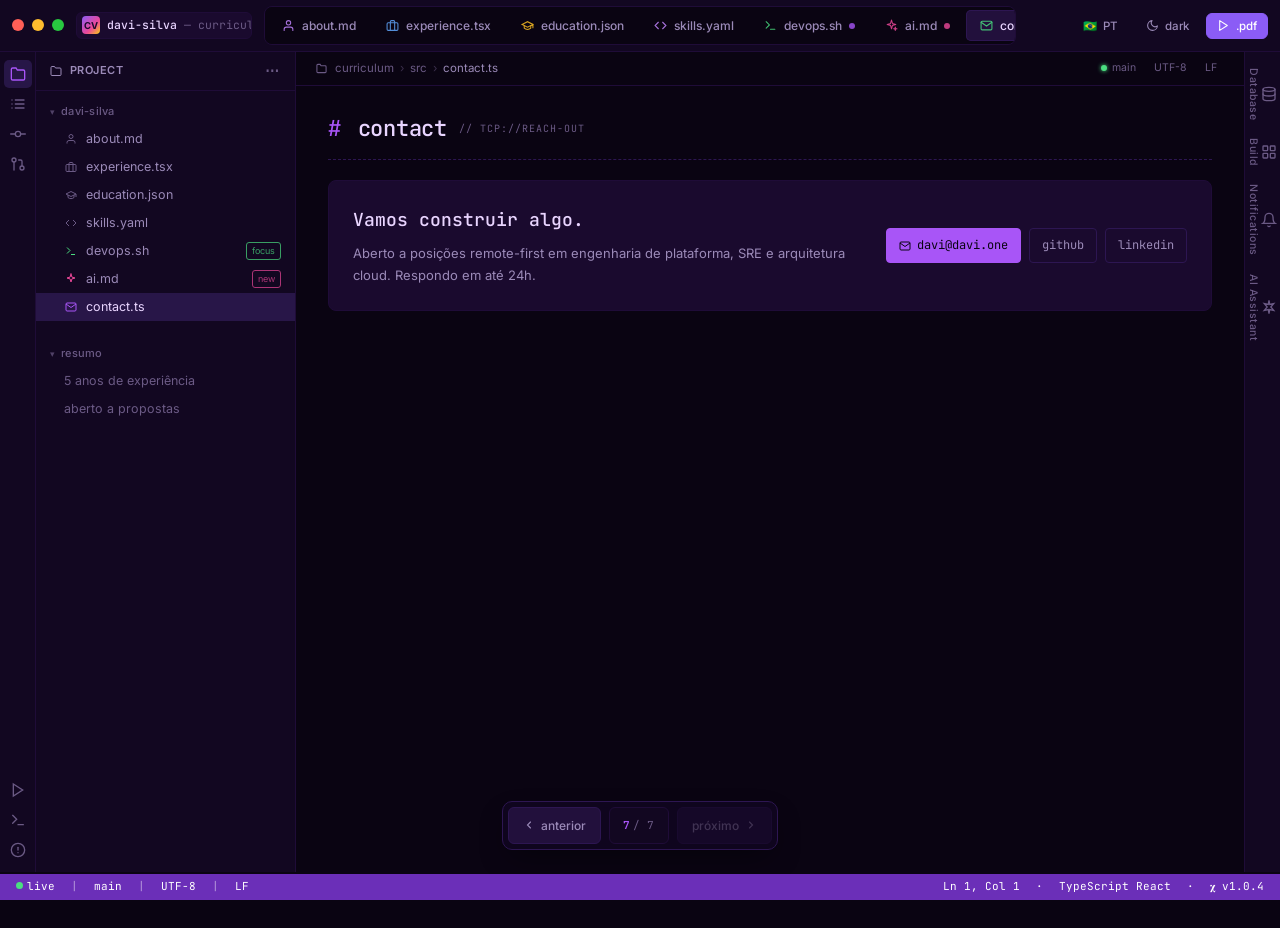
<file: contact.html>
<!doctype html>
<html lang="pt-BR">
<head>
<meta charset="utf-8">
<meta name="viewport" content="width=device-width,initial-scale=1">
<title>davi-silva — contact.ts</title>
<link rel="preconnect" href="https://fonts.googleapis.com">
<link rel="preconnect" href="https://fonts.gstatic.com" crossorigin>
<link href="https://fonts.googleapis.com/css2?family=JetBrains+Mono:wght@300;400;500;600;700&family=Inter:wght@300;400;500;600;700&display=swap" rel="stylesheet">
<link rel="stylesheet" href="assets/styles.css">
</head>
<body data-theme="dark" data-page="contact-sec">

<div class="ide">

  <header class="titlebar">
    <div class="tb-left">
      <div class="traffic"><span class="r"></span><span class="y"></span><span class="g"></span></div>
      <div class="project-badge">
        <span class="pbx">CV</span>
        <span>davi-silva</span>
        <span class="cv">— curriculum</span>
      </div>
    </div>

    <div class="tabbar" role="tablist" id="tabbar">
      <div class="tab" data-tab="about">
        <svg width="13" height="13" viewBox="0 0 24 24" fill="none" stroke="#c084fc" stroke-width="2" stroke-linecap="round"><path d="M20 21v-2a4 4 0 0 0-4-4H8a4 4 0 0 0-4 4v2"/><circle cx="12" cy="7" r="4"/></svg>
        <span>about.md</span>
      </div>
      <div class="tab" data-tab="experience">
        <svg width="13" height="13" viewBox="0 0 24 24" fill="none" stroke="#60a5fa" stroke-width="2" stroke-linecap="round"><rect x="2" y="7" width="20" height="14" rx="2"/><path d="M16 21V5a2 2 0 0 0-2-2h-4a2 2 0 0 0-2 2v16"/></svg>
        <span>experience.tsx</span>
      </div>
      <div class="tab" data-tab="education">
        <svg width="13" height="13" viewBox="0 0 24 24" fill="none" stroke="#fbbf24" stroke-width="2" stroke-linecap="round"><path d="M22 10v6M2 10l10-5 10 5-10 5z"/><path d="M6 12v5c3 3 9 3 12 0v-5"/></svg>
        <span>education.json</span>
      </div>
      <div class="tab" data-tab="skills">
        <svg width="13" height="13" viewBox="0 0 24 24" fill="none" stroke="#c084fc" stroke-width="2" stroke-linecap="round"><polyline points="16 18 22 12 16 6"/><polyline points="8 6 2 12 8 18"/></svg>
        <span>skills.yaml</span>
      </div>
      <div class="tab tab-devops" data-tab="devops">
        <svg width="13" height="13" viewBox="0 0 24 24" fill="none" stroke="#4ade80" stroke-width="2" stroke-linecap="round"><polyline points="4 17 10 11 4 5"/><line x1="12" y1="19" x2="20" y2="19"/></svg>
        <span>devops.sh</span>
        <span class="dot"></span>
      </div>
      <div class="tab tab-ai" data-tab="ai">
        <svg width="13" height="13" viewBox="0 0 24 24" fill="none" stroke="#ec4899" stroke-width="2" stroke-linecap="round" stroke-linejoin="round"><path d="M12 2L13.8 8.2L20 10L13.8 11.8L12 18L10.2 11.8L4 10L10.2 8.2L12 2Z"/><path d="M19 15l0.6 2.4L22 18l-2.4 0.6L19 21l-0.6-2.4L16 18l2.4-0.6L19 15z"/></svg>
        <span>ai.md</span>
        <span class="dot" style="background:#ec4899"></span>
      </div>
      <div class="tab" data-tab="contact-sec">
        <svg width="13" height="13" viewBox="0 0 24 24" fill="none" stroke="#4ade80" stroke-width="2" stroke-linecap="round"><path d="M4 4h16c1.1 0 2 .9 2 2v12c0 1.1-.9 2-2 2H4c-1.1 0-2-.9-2-2V6c0-1.1.9-2 2-2z"/><polyline points="22,6 12,13 2,6"/></svg>
        <span>contact.ts</span>
      </div>
    </div>

    <div class="tb-right">
      <button class="chip" id="lang-toggle" aria-label="Toggle language">
        <span id="lang-flag">🇧🇷</span>
        <span id="lang-label">PT</span>
      </button>
      <button class="chip" id="theme-toggle" aria-label="Toggle theme">
        <svg id="theme-icon" width="13" height="13" viewBox="0 0 24 24" fill="none" stroke="currentColor" stroke-width="2" stroke-linecap="round" stroke-linejoin="round"><path d="M21 12.79A9 9 0 1 1 11.21 3 7 7 0 0 0 21 12.79z"/></svg>
        <span id="theme-label">dark</span>
      </button>
      <button class="chip primary" id="dl-cv">
        <svg width="13" height="13" viewBox="0 0 24 24" fill="none" stroke="currentColor" stroke-width="2" stroke-linecap="round" stroke-linejoin="round"><polygon points="5 3 19 12 5 21 5 3"/></svg>
        <span data-i18n="dl">Run .pdf</span>
      </button>
    </div>
  </header>

  <div class="main">

    <nav class="tool-rail" aria-label="tool windows">
      <div class="tw on" title="Project">
        <svg width="16" height="16" viewBox="0 0 24 24" fill="none" stroke="currentColor" stroke-width="2" stroke-linecap="round"><path d="M22 19a2 2 0 0 1-2 2H4a2 2 0 0 1-2-2V5a2 2 0 0 1 2-2h5l2 3h9a2 2 0 0 1 2 2z"/></svg>
        <span class="tip">Project</span>
      </div>
      <div class="tw" title="Structure">
        <svg width="16" height="16" viewBox="0 0 24 24" fill="none" stroke="currentColor" stroke-width="2" stroke-linecap="round"><line x1="8" y1="6" x2="21" y2="6"/><line x1="8" y1="12" x2="21" y2="12"/><line x1="8" y1="18" x2="21" y2="18"/><line x1="3" y1="6" x2="3.01" y2="6"/><line x1="3" y1="12" x2="3.01" y2="12"/><line x1="3" y1="18" x2="3.01" y2="18"/></svg>
        <span class="tip">Structure</span>
      </div>
      <div class="tw" title="Commit">
        <svg width="16" height="16" viewBox="0 0 24 24" fill="none" stroke="currentColor" stroke-width="2" stroke-linecap="round"><circle cx="12" cy="12" r="4"/><line x1="1.05" y1="12" x2="7" y2="12"/><line x1="17.01" y1="12" x2="22.96" y2="12"/></svg>
        <span class="tip">Commit</span>
      </div>
      <div class="tw" title="Pull Requests">
        <svg width="16" height="16" viewBox="0 0 24 24" fill="none" stroke="currentColor" stroke-width="2" stroke-linecap="round"><circle cx="18" cy="18" r="3"/><circle cx="6" cy="6" r="3"/><path d="M13 6h3a2 2 0 0 1 2 2v7"/><line x1="6" y1="9" x2="6" y2="21"/></svg>
        <span class="tip">Pull Requests</span>
      </div>
      <div class="spacer"></div>
      <div class="tw" title="Run">
        <svg width="16" height="16" viewBox="0 0 24 24" fill="none" stroke="currentColor" stroke-width="2" stroke-linecap="round"><polygon points="5 3 19 12 5 21 5 3"/></svg>
        <span class="tip">Run</span>
      </div>
      <div class="tw" title="Terminal">
        <svg width="16" height="16" viewBox="0 0 24 24" fill="none" stroke="currentColor" stroke-width="2" stroke-linecap="round"><polyline points="4 17 10 11 4 5"/><line x1="12" y1="19" x2="20" y2="19"/></svg>
        <span class="tip">Terminal</span>
      </div>
      <div class="tw" title="Problems">
        <svg width="16" height="16" viewBox="0 0 24 24" fill="none" stroke="currentColor" stroke-width="2" stroke-linecap="round"><circle cx="12" cy="12" r="10"/><line x1="12" y1="8" x2="12" y2="12"/><line x1="12" y1="16" x2="12.01" y2="16"/></svg>
        <span class="tip">Problems</span>
      </div>
    </nav>

    <aside class="sidebar">
      <div class="sb-head">
        <svg width="12" height="12" viewBox="0 0 24 24" fill="none" stroke="currentColor" stroke-width="2"><path d="M22 19a2 2 0 0 1-2 2H4a2 2 0 0 1-2-2V5a2 2 0 0 1 2-2h5l2 3h9a2 2 0 0 1 2 2z"/></svg>
        <span>Project</span>
        <span class="dots">⋯</span>
      </div>
      <div class="sb-body">
        <div class="sb-section"><span class="caret">▾</span><span>davi-silva</span></div>
        <div class="sb-item" data-goto="about">
          <span class="ico"><svg width="12" height="12" viewBox="0 0 24 24" fill="none" stroke="currentColor" stroke-width="2"><path d="M20 21v-2a4 4 0 0 0-4-4H8a4 4 0 0 0-4 4v2"/><circle cx="12" cy="7" r="4"/></svg></span>
          <span data-i18n="nav.about">about.md</span>
        </div>
        <div class="sb-item" data-goto="experience">
          <span class="ico"><svg width="12" height="12" viewBox="0 0 24 24" fill="none" stroke="currentColor" stroke-width="2"><rect x="2" y="7" width="20" height="14" rx="2"/><path d="M16 21V5a2 2 0 0 0-2-2h-4a2 2 0 0 0-2 2v16"/></svg></span>
          <span data-i18n="nav.exp">experience.tsx</span>
        </div>
        <div class="sb-item" data-goto="education">
          <span class="ico"><svg width="12" height="12" viewBox="0 0 24 24" fill="none" stroke="currentColor" stroke-width="2"><path d="M22 10v6M2 10l10-5 10 5-10 5z"/><path d="M6 12v5c3 3 9 3 12 0v-5"/></svg></span>
          <span data-i18n="nav.edu">education.json</span>
        </div>
        <div class="sb-item" data-goto="skills">
          <span class="ico"><svg width="12" height="12" viewBox="0 0 24 24" fill="none" stroke="currentColor" stroke-width="2"><polyline points="16 18 22 12 16 6"/><polyline points="8 6 2 12 8 18"/></svg></span>
          <span data-i18n="nav.skills">skills.yaml</span>
        </div>
        <div class="sb-item" data-goto="devops">
          <span class="ico" style="color:#4ade80"><svg width="12" height="12" viewBox="0 0 24 24" fill="none" stroke="currentColor" stroke-width="2"><polyline points="4 17 10 11 4 5"/><line x1="12" y1="19" x2="20" y2="19"/></svg></span>
          <span>devops.sh</span>
          <span style="margin-left:auto; font-size:9px; color:#4ade80; border:1px solid #4ade80; border-radius:3px; padding:1px 5px; opacity:0.7">focus</span>
        </div>
        <div class="sb-item" data-goto="ai">
          <span class="ico" style="color:#ec4899"><svg width="12" height="12" viewBox="0 0 24 24" fill="none" stroke="currentColor" stroke-width="2" stroke-linecap="round" stroke-linejoin="round"><path d="M12 2L13.8 8.2L20 10L13.8 11.8L12 18L10.2 11.8L4 10L10.2 8.2L12 2Z"/></svg></span>
          <span>ai.md</span>
          <span style="margin-left:auto; font-size:9px; color:#ec4899; border:1px solid #ec4899; border-radius:3px; padding:1px 5px; opacity:0.7">new</span>
        </div>
        <div class="sb-item" data-goto="contact-sec">
          <span class="ico"><svg width="12" height="12" viewBox="0 0 24 24" fill="none" stroke="currentColor" stroke-width="2"><path d="M4 4h16c1.1 0 2 .9 2 2v12c0 1.1-.9 2-2 2H4c-1.1 0-2-.9-2-2V6c0-1.1.9-2 2-2z"/><polyline points="22,6 12,13 2,6"/></svg></span>
          <span data-i18n="nav.contact">contact.ts</span>
        </div>

        <div class="sb-section" style="margin-top: 20px;"><span class="caret">▾</span><span data-i18n="outline.h">outline</span></div>
        <div class="sb-item" style="padding-left: 28px; color: var(--text-dim); cursor: default;"><span data-i18n="outline.exp">5 yrs experience</span></div>
        <div class="sb-item" style="padding-left: 28px; color: var(--text-dim); cursor: default;"><span data-i18n="outline.open">open to offers</span></div>
      </div>
    </aside>

    <main class="editor">
      <div class="editor-breadcrumb">
        <div class="crumb-left">
          <svg width="11" height="11" viewBox="0 0 24 24" fill="none" stroke="currentColor" stroke-width="2.3" stroke-linecap="round"><path d="M22 19a2 2 0 0 1-2 2H4a2 2 0 0 1-2-2V5a2 2 0 0 1 2-2h5l2 3h9a2 2 0 0 1 2 2z"/></svg>
          <span>curriculum</span>
          <span class="sep">›</span>
          <span>src</span>
          <span class="sep">›</span>
          <span class="cur">contact.ts</span>
        </div>
        <div class="crumb-right">
          <span class="mini-chip"><span class="dot-g"></span>main</span>
          <span class="mini-chip">UTF-8</span>
          <span class="mini-chip">LF</span>
        </div>
      </div>

      <div class="editor-body">
        <div class="code">

          <section class="section in" id="contact-sec">
            <div class="sec-head">
              <h2><span class="hash">#</span> <span data-i18n="sec.contact">contact</span></h2>
              <span class="tag">// tcp://reach-out</span>
            </div>
            <div class="contact">
              <div>
                <h3 data-i18n="contact.title">Vamos construir algo.</h3>
                <p data-i18n="contact.desc">Aberto a posições em desenvolvimento de software (FullStack), engenharia de plataforma, SRE e arquitetura cloud.</p>
              </div>
              <div class="list">
                <a class="lnk primary" id="copy-email">
                  <svg width="12" height="12" viewBox="0 0 24 24" fill="none" stroke="currentColor" stroke-width="2"><path d="M4 4h16c1.1 0 2 .9 2 2v12c0 1.1-.9 2-2 2H4c-1.1 0-2-.9-2-2V6c0-1.1.9-2 2-2z"/><polyline points="22,6 12,13 2,6"/></svg>
                  davi@davi.one
                </a>
                <a class="lnk" href="https://github.com/DaviCoder" target="_blank" rel="noopener">github</a>
                <a class="lnk" href="https://www.linkedin.com/in/davi-silva-79150815b/" target="_blank" rel="noopener">linkedin</a>
              </div>
            </div>
          </section>

        </div>

        <div class="page-nav" id="page-nav">
          <a id="page-prev" aria-label="Previous page" class="disabled">
            <svg width="12" height="12" viewBox="0 0 24 24" fill="none" stroke="currentColor" stroke-width="2.2" stroke-linecap="round"><polyline points="15 18 9 12 15 6"/></svg>
            <span data-i18n="page.prev">anterior</span>
          </a>
          <span class="counter" id="page-counter"><span class="cur-n">1</span> / 8</span>
          <a id="page-next" aria-label="Next page">
            <span data-i18n="page.next">próximo</span>
            <svg width="12" height="12" viewBox="0 0 24 24" fill="none" stroke="currentColor" stroke-width="2.2" stroke-linecap="round"><polyline points="9 18 15 12 9 6"/></svg>
          </a>
        </div>
      </div>
    </main>

    <nav class="right-rail" aria-label="right tool windows">
      <div class="tw" title="Database"><svg width="16" height="16" viewBox="0 0 24 24" fill="none" stroke="currentColor" stroke-width="2" stroke-linecap="round"><ellipse cx="12" cy="5" rx="9" ry="3"/><path d="M21 12c0 1.66-4 3-9 3s-9-1.34-9-3"/><path d="M3 5v14c0 1.66 4 3 9 3s9-1.34 9-3V5"/></svg><span class="tip">Database</span></div>
      <div class="tw" title="Build"><svg width="16" height="16" viewBox="0 0 24 24" fill="none" stroke="currentColor" stroke-width="2" stroke-linecap="round"><rect x="3" y="3" width="7" height="7" rx="1"/><rect x="14" y="3" width="7" height="7" rx="1"/><rect x="14" y="14" width="7" height="7" rx="1"/><rect x="3" y="14" width="7" height="7" rx="1"/></svg><span class="tip">Build</span></div>
      <div class="tw" title="Notifications"><svg width="16" height="16" viewBox="0 0 24 24" fill="none" stroke="currentColor" stroke-width="2" stroke-linecap="round"><path d="M18 8A6 6 0 0 0 6 8c0 7-3 9-3 9h18s-3-2-3-9"/><path d="M13.73 21a2 2 0 0 1-3.46 0"/></svg><span class="tip">Notifications</span></div>
      <div class="tw" title="AI Assistant"><svg width="16" height="16" viewBox="0 0 24 24" fill="none" stroke="currentColor" stroke-width="2" stroke-linecap="round"><path d="M12 2L13.09 8.26L19 7L14.74 12L19 17L13.09 15.74L12 22L10.91 15.74L5 17L9.26 12L5 7L10.91 8.26L12 2Z"/></svg><span class="tip">AI Assistant</span></div>
    </nav>
  </div>

  <footer class="statusbar">
    <span><span class="pulse"></span><span data-i18n="sb.live">live</span></span>
    <span class="sep">|</span>
    <span>main</span>
    <span class="sep">|</span>
    <span>UTF-8</span>
    <span class="sep">|</span>
    <span>LF</span>
    <div class="right">
      <span data-i18n="sb.ln">Ln 1, Col 1</span>
      <span>·</span>
      <span>TypeScript React</span>
      <span>·</span>
      <span>𝛘 v1.0.4</span>
    </div>
  </footer>

</div>

<div class="toast" id="toast">✓ copiado para clipboard</div>

<script src="assets/app.js"></script>
</body>
</html>
</file>
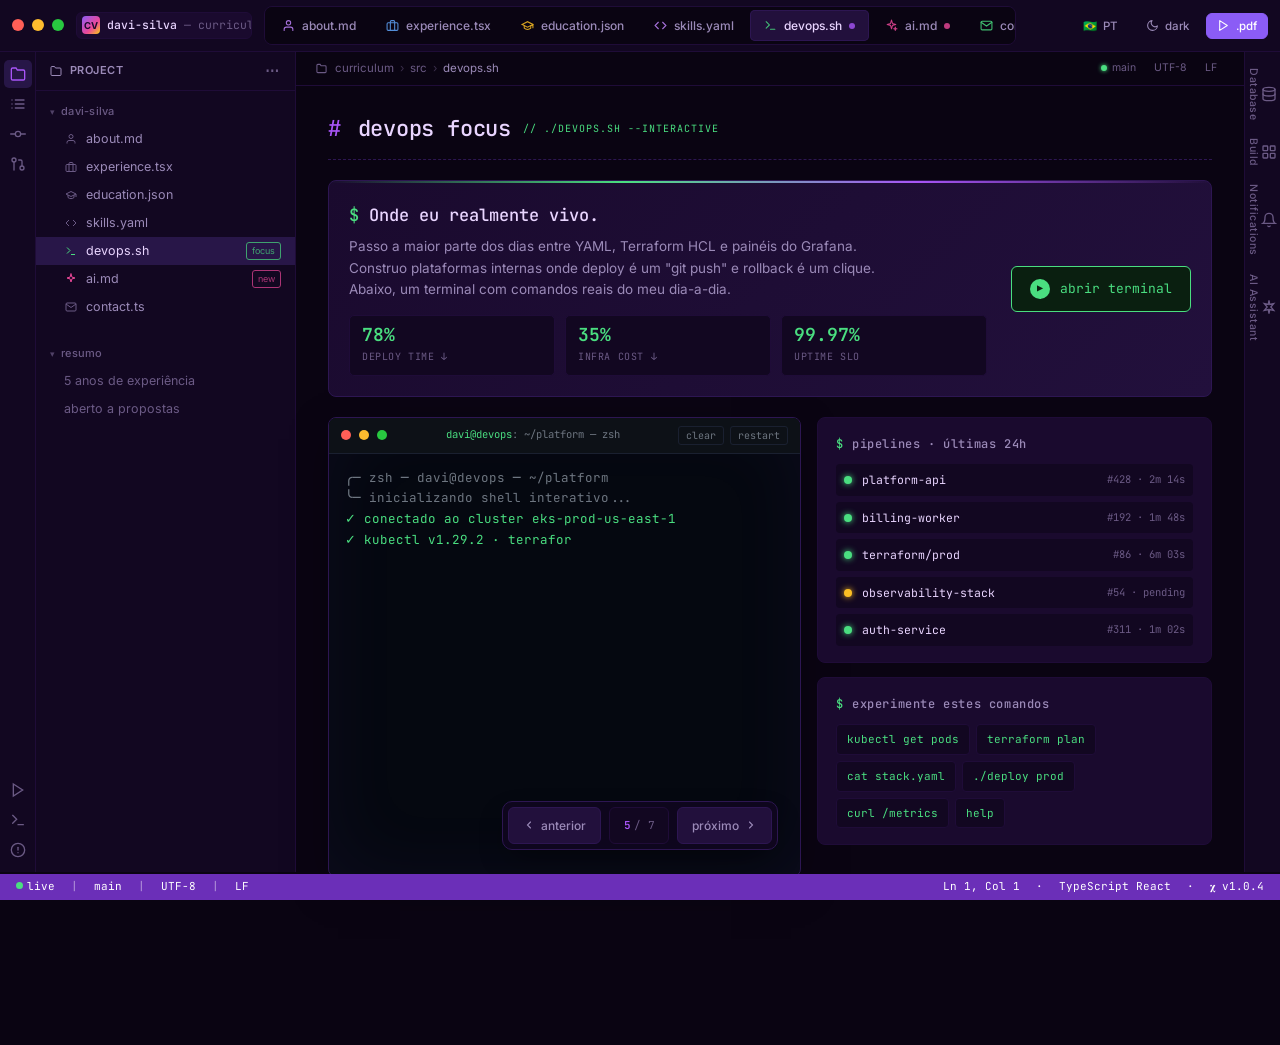
<file: devops.html>
<!doctype html>
<html lang="pt-BR">
<head>
<meta charset="utf-8">
<meta name="viewport" content="width=device-width,initial-scale=1">
<title>davi-silva — devops.sh</title>
<link rel="preconnect" href="https://fonts.googleapis.com">
<link rel="preconnect" href="https://fonts.gstatic.com" crossorigin>
<link href="https://fonts.googleapis.com/css2?family=JetBrains+Mono:wght@300;400;500;600;700&family=Inter:wght@300;400;500;600;700&display=swap" rel="stylesheet">
<link rel="stylesheet" href="assets/styles.css">
</head>
<body data-theme="dark" data-page="devops">

<div class="ide">

  <header class="titlebar">
    <div class="tb-left">
      <div class="traffic"><span class="r"></span><span class="y"></span><span class="g"></span></div>
      <div class="project-badge">
        <span class="pbx">CV</span>
        <span>davi-silva</span>
        <span class="cv">— curriculum</span>
      </div>
    </div>

    <div class="tabbar" role="tablist" id="tabbar">
      <div class="tab" data-tab="about">
        <svg width="13" height="13" viewBox="0 0 24 24" fill="none" stroke="#c084fc" stroke-width="2" stroke-linecap="round"><path d="M20 21v-2a4 4 0 0 0-4-4H8a4 4 0 0 0-4 4v2"/><circle cx="12" cy="7" r="4"/></svg>
        <span>about.md</span>
      </div>
      <div class="tab" data-tab="experience">
        <svg width="13" height="13" viewBox="0 0 24 24" fill="none" stroke="#60a5fa" stroke-width="2" stroke-linecap="round"><rect x="2" y="7" width="20" height="14" rx="2"/><path d="M16 21V5a2 2 0 0 0-2-2h-4a2 2 0 0 0-2 2v16"/></svg>
        <span>experience.tsx</span>
      </div>
      <div class="tab" data-tab="education">
        <svg width="13" height="13" viewBox="0 0 24 24" fill="none" stroke="#fbbf24" stroke-width="2" stroke-linecap="round"><path d="M22 10v6M2 10l10-5 10 5-10 5z"/><path d="M6 12v5c3 3 9 3 12 0v-5"/></svg>
        <span>education.json</span>
      </div>
      <div class="tab" data-tab="skills">
        <svg width="13" height="13" viewBox="0 0 24 24" fill="none" stroke="#c084fc" stroke-width="2" stroke-linecap="round"><polyline points="16 18 22 12 16 6"/><polyline points="8 6 2 12 8 18"/></svg>
        <span>skills.yaml</span>
      </div>
      <div class="tab tab-devops" data-tab="devops">
        <svg width="13" height="13" viewBox="0 0 24 24" fill="none" stroke="#4ade80" stroke-width="2" stroke-linecap="round"><polyline points="4 17 10 11 4 5"/><line x1="12" y1="19" x2="20" y2="19"/></svg>
        <span>devops.sh</span>
        <span class="dot"></span>
      </div>
      <div class="tab tab-ai" data-tab="ai">
        <svg width="13" height="13" viewBox="0 0 24 24" fill="none" stroke="#ec4899" stroke-width="2" stroke-linecap="round" stroke-linejoin="round"><path d="M12 2L13.8 8.2L20 10L13.8 11.8L12 18L10.2 11.8L4 10L10.2 8.2L12 2Z"/><path d="M19 15l0.6 2.4L22 18l-2.4 0.6L19 21l-0.6-2.4L16 18l2.4-0.6L19 15z"/></svg>
        <span>ai.md</span>
        <span class="dot" style="background:#ec4899"></span>
      </div>
      <div class="tab" data-tab="contact-sec">
        <svg width="13" height="13" viewBox="0 0 24 24" fill="none" stroke="#4ade80" stroke-width="2" stroke-linecap="round"><path d="M4 4h16c1.1 0 2 .9 2 2v12c0 1.1-.9 2-2 2H4c-1.1 0-2-.9-2-2V6c0-1.1.9-2 2-2z"/><polyline points="22,6 12,13 2,6"/></svg>
        <span>contact.ts</span>
      </div>
    </div>

    <div class="tb-right">
      <button class="chip" id="lang-toggle" aria-label="Toggle language">
        <span id="lang-flag">🇧🇷</span>
        <span id="lang-label">PT</span>
      </button>
      <button class="chip" id="theme-toggle" aria-label="Toggle theme">
        <svg id="theme-icon" width="13" height="13" viewBox="0 0 24 24" fill="none" stroke="currentColor" stroke-width="2" stroke-linecap="round" stroke-linejoin="round"><path d="M21 12.79A9 9 0 1 1 11.21 3 7 7 0 0 0 21 12.79z"/></svg>
        <span id="theme-label">dark</span>
      </button>
      <button class="chip primary" id="dl-cv">
        <svg width="13" height="13" viewBox="0 0 24 24" fill="none" stroke="currentColor" stroke-width="2" stroke-linecap="round" stroke-linejoin="round"><polygon points="5 3 19 12 5 21 5 3"/></svg>
        <span data-i18n="dl">Run .pdf</span>
      </button>
    </div>
  </header>

  <div class="main">

    <nav class="tool-rail" aria-label="tool windows">
      <div class="tw on" title="Project">
        <svg width="16" height="16" viewBox="0 0 24 24" fill="none" stroke="currentColor" stroke-width="2" stroke-linecap="round"><path d="M22 19a2 2 0 0 1-2 2H4a2 2 0 0 1-2-2V5a2 2 0 0 1 2-2h5l2 3h9a2 2 0 0 1 2 2z"/></svg>
        <span class="tip">Project</span>
      </div>
      <div class="tw" title="Structure">
        <svg width="16" height="16" viewBox="0 0 24 24" fill="none" stroke="currentColor" stroke-width="2" stroke-linecap="round"><line x1="8" y1="6" x2="21" y2="6"/><line x1="8" y1="12" x2="21" y2="12"/><line x1="8" y1="18" x2="21" y2="18"/><line x1="3" y1="6" x2="3.01" y2="6"/><line x1="3" y1="12" x2="3.01" y2="12"/><line x1="3" y1="18" x2="3.01" y2="18"/></svg>
        <span class="tip">Structure</span>
      </div>
      <div class="tw" title="Commit">
        <svg width="16" height="16" viewBox="0 0 24 24" fill="none" stroke="currentColor" stroke-width="2" stroke-linecap="round"><circle cx="12" cy="12" r="4"/><line x1="1.05" y1="12" x2="7" y2="12"/><line x1="17.01" y1="12" x2="22.96" y2="12"/></svg>
        <span class="tip">Commit</span>
      </div>
      <div class="tw" title="Pull Requests">
        <svg width="16" height="16" viewBox="0 0 24 24" fill="none" stroke="currentColor" stroke-width="2" stroke-linecap="round"><circle cx="18" cy="18" r="3"/><circle cx="6" cy="6" r="3"/><path d="M13 6h3a2 2 0 0 1 2 2v7"/><line x1="6" y1="9" x2="6" y2="21"/></svg>
        <span class="tip">Pull Requests</span>
      </div>
      <div class="spacer"></div>
      <div class="tw" title="Run">
        <svg width="16" height="16" viewBox="0 0 24 24" fill="none" stroke="currentColor" stroke-width="2" stroke-linecap="round"><polygon points="5 3 19 12 5 21 5 3"/></svg>
        <span class="tip">Run</span>
      </div>
      <div class="tw" title="Terminal">
        <svg width="16" height="16" viewBox="0 0 24 24" fill="none" stroke="currentColor" stroke-width="2" stroke-linecap="round"><polyline points="4 17 10 11 4 5"/><line x1="12" y1="19" x2="20" y2="19"/></svg>
        <span class="tip">Terminal</span>
      </div>
      <div class="tw" title="Problems">
        <svg width="16" height="16" viewBox="0 0 24 24" fill="none" stroke="currentColor" stroke-width="2" stroke-linecap="round"><circle cx="12" cy="12" r="10"/><line x1="12" y1="8" x2="12" y2="12"/><line x1="12" y1="16" x2="12.01" y2="16"/></svg>
        <span class="tip">Problems</span>
      </div>
    </nav>

    <aside class="sidebar">
      <div class="sb-head">
        <svg width="12" height="12" viewBox="0 0 24 24" fill="none" stroke="currentColor" stroke-width="2"><path d="M22 19a2 2 0 0 1-2 2H4a2 2 0 0 1-2-2V5a2 2 0 0 1 2-2h5l2 3h9a2 2 0 0 1 2 2z"/></svg>
        <span>Project</span>
        <span class="dots">⋯</span>
      </div>
      <div class="sb-body">
        <div class="sb-section"><span class="caret">▾</span><span>davi-silva</span></div>
        <div class="sb-item" data-goto="about">
          <span class="ico"><svg width="12" height="12" viewBox="0 0 24 24" fill="none" stroke="currentColor" stroke-width="2"><path d="M20 21v-2a4 4 0 0 0-4-4H8a4 4 0 0 0-4 4v2"/><circle cx="12" cy="7" r="4"/></svg></span>
          <span data-i18n="nav.about">about.md</span>
        </div>
        <div class="sb-item" data-goto="experience">
          <span class="ico"><svg width="12" height="12" viewBox="0 0 24 24" fill="none" stroke="currentColor" stroke-width="2"><rect x="2" y="7" width="20" height="14" rx="2"/><path d="M16 21V5a2 2 0 0 0-2-2h-4a2 2 0 0 0-2 2v16"/></svg></span>
          <span data-i18n="nav.exp">experience.tsx</span>
        </div>
        <div class="sb-item" data-goto="education">
          <span class="ico"><svg width="12" height="12" viewBox="0 0 24 24" fill="none" stroke="currentColor" stroke-width="2"><path d="M22 10v6M2 10l10-5 10 5-10 5z"/><path d="M6 12v5c3 3 9 3 12 0v-5"/></svg></span>
          <span data-i18n="nav.edu">education.json</span>
        </div>
        <div class="sb-item" data-goto="skills">
          <span class="ico"><svg width="12" height="12" viewBox="0 0 24 24" fill="none" stroke="currentColor" stroke-width="2"><polyline points="16 18 22 12 16 6"/><polyline points="8 6 2 12 8 18"/></svg></span>
          <span data-i18n="nav.skills">skills.yaml</span>
        </div>
        <div class="sb-item" data-goto="devops">
          <span class="ico" style="color:#4ade80"><svg width="12" height="12" viewBox="0 0 24 24" fill="none" stroke="currentColor" stroke-width="2"><polyline points="4 17 10 11 4 5"/><line x1="12" y1="19" x2="20" y2="19"/></svg></span>
          <span>devops.sh</span>
          <span style="margin-left:auto; font-size:9px; color:#4ade80; border:1px solid #4ade80; border-radius:3px; padding:1px 5px; opacity:0.7">focus</span>
        </div>
        <div class="sb-item" data-goto="ai">
          <span class="ico" style="color:#ec4899"><svg width="12" height="12" viewBox="0 0 24 24" fill="none" stroke="currentColor" stroke-width="2" stroke-linecap="round" stroke-linejoin="round"><path d="M12 2L13.8 8.2L20 10L13.8 11.8L12 18L10.2 11.8L4 10L10.2 8.2L12 2Z"/></svg></span>
          <span>ai.md</span>
          <span style="margin-left:auto; font-size:9px; color:#ec4899; border:1px solid #ec4899; border-radius:3px; padding:1px 5px; opacity:0.7">new</span>
        </div>
        <div class="sb-item" data-goto="contact-sec">
          <span class="ico"><svg width="12" height="12" viewBox="0 0 24 24" fill="none" stroke="currentColor" stroke-width="2"><path d="M4 4h16c1.1 0 2 .9 2 2v12c0 1.1-.9 2-2 2H4c-1.1 0-2-.9-2-2V6c0-1.1.9-2 2-2z"/><polyline points="22,6 12,13 2,6"/></svg></span>
          <span data-i18n="nav.contact">contact.ts</span>
        </div>

        <div class="sb-section" style="margin-top: 20px;"><span class="caret">▾</span><span data-i18n="outline.h">outline</span></div>
        <div class="sb-item" style="padding-left: 28px; color: var(--text-dim); cursor: default;"><span data-i18n="outline.exp">5 yrs experience</span></div>
        <div class="sb-item" style="padding-left: 28px; color: var(--text-dim); cursor: default;"><span data-i18n="outline.open">open to offers</span></div>
      </div>
    </aside>

    <main class="editor">
      <div class="editor-breadcrumb">
        <div class="crumb-left">
          <svg width="11" height="11" viewBox="0 0 24 24" fill="none" stroke="currentColor" stroke-width="2.3" stroke-linecap="round"><path d="M22 19a2 2 0 0 1-2 2H4a2 2 0 0 1-2-2V5a2 2 0 0 1 2-2h5l2 3h9a2 2 0 0 1 2 2z"/></svg>
          <span>curriculum</span>
          <span class="sep">›</span>
          <span>src</span>
          <span class="sep">›</span>
          <span class="cur">devops.sh</span>
        </div>
        <div class="crumb-right">
          <span class="mini-chip"><span class="dot-g"></span>main</span>
          <span class="mini-chip">UTF-8</span>
          <span class="mini-chip">LF</span>
        </div>
      </div>

      <div class="editor-body">
        <div class="code">

          <section class="section in" id="devops">
            <div class="sec-head">
              <h2><span class="hash">#</span> <span data-i18n="sec.devops">devops focus</span></h2>
              <span class="tag" style="color:#4ade80">// ./devops.sh --interactive</span>
            </div>

            <div class="devops-hero">
              <div>
                <h3><span class="k">$</span> <span data-i18n="dv.hero.title">Onde eu realmente vivo.</span></h3>
                <p data-i18n="dv.hero.desc">Passo a maior parte dos dias entre YAML, Terraform HCL e painéis do Grafana. Construo plataformas internas onde deploy é um "git push" e rollback é um clique. Abaixo, um terminal com comandos reais do meu dia-a-dia.</p>
                <div class="devops-metrics">
                  <div class="dm"><div class="v">78%</div><div class="l" data-i18n="dv.m1">deploy time ↓</div></div>
                  <div class="dm"><div class="v">35%</div><div class="l" data-i18n="dv.m2">infra cost ↓</div></div>
                  <div class="dm"><div class="v">99.97%</div><div class="l" data-i18n="dv.m3">uptime SLO</div></div>
                </div>
              </div>
              <button class="dv-launch" id="launch-term">
                <span class="play">▶</span>
                <span data-i18n="dv.launch">abrir terminal</span>
              </button>
            </div>

            <div class="dv-grid">
              <div class="terminal" id="term">
                <div class="term-head">
                  <div class="traffic">
                    <span style="background:#ff5f57"></span>
                    <span style="background:#febc2e"></span>
                    <span style="background:#28c840"></span>
                  </div>
                  <div class="t-title"><span class="host">davi@devops</span>: ~/platform — zsh</div>
                  <div class="t-btns">
                    <button id="term-clear">clear</button>
                    <button id="term-restart">restart</button>
                  </div>
                </div>
                <div class="term-body" id="term-body"></div>
              </div>

              <div class="dv-stack">
                <div class="dv-card">
                  <h4 data-i18n="dv.pipes">pipelines · last 24h</h4>
                  <div class="pipe-list">
                    <div class="pipe-row"><span class="s"></span><span class="n">platform-api</span><span class="d">#428 · 2m 14s</span></div>
                    <div class="pipe-row"><span class="s"></span><span class="n">billing-worker</span><span class="d">#192 · 1m 48s</span></div>
                    <div class="pipe-row"><span class="s"></span><span class="n">terraform/prod</span><span class="d">#86 · 6m 03s</span></div>
                    <div class="pipe-row"><span class="s y"></span><span class="n">observability-stack</span><span class="d">#54 · pending</span></div>
                    <div class="pipe-row"><span class="s"></span><span class="n">auth-service</span><span class="d">#311 · 1m 02s</span></div>
                  </div>
                </div>
                <div class="dv-card">
                  <h4 data-i18n="dv.try">try these commands</h4>
                  <div class="cmd-chips">
                    <span class="cmd-chip" data-run="kubectl">kubectl get pods</span>
                    <span class="cmd-chip" data-run="terraform">terraform plan</span>
                    <span class="cmd-chip" data-run="stack">cat stack.yaml</span>
                    <span class="cmd-chip" data-run="deploy">./deploy prod</span>
                    <span class="cmd-chip" data-run="metrics">curl /metrics</span>
                    <span class="cmd-chip" data-run="help">help</span>
                  </div>
                </div>
              </div>
            </div>
          </section>

        </div>

        <div class="page-nav" id="page-nav">
          <a id="page-prev" aria-label="Previous page" class="disabled">
            <svg width="12" height="12" viewBox="0 0 24 24" fill="none" stroke="currentColor" stroke-width="2.2" stroke-linecap="round"><polyline points="15 18 9 12 15 6"/></svg>
            <span data-i18n="page.prev">anterior</span>
          </a>
          <span class="counter" id="page-counter"><span class="cur-n">1</span> / 8</span>
          <a id="page-next" aria-label="Next page">
            <span data-i18n="page.next">próximo</span>
            <svg width="12" height="12" viewBox="0 0 24 24" fill="none" stroke="currentColor" stroke-width="2.2" stroke-linecap="round"><polyline points="9 18 15 12 9 6"/></svg>
          </a>
        </div>
      </div>
    </main>

    <nav class="right-rail" aria-label="right tool windows">
      <div class="tw" title="Database"><svg width="16" height="16" viewBox="0 0 24 24" fill="none" stroke="currentColor" stroke-width="2" stroke-linecap="round"><ellipse cx="12" cy="5" rx="9" ry="3"/><path d="M21 12c0 1.66-4 3-9 3s-9-1.34-9-3"/><path d="M3 5v14c0 1.66 4 3 9 3s9-1.34 9-3V5"/></svg><span class="tip">Database</span></div>
      <div class="tw" title="Build"><svg width="16" height="16" viewBox="0 0 24 24" fill="none" stroke="currentColor" stroke-width="2" stroke-linecap="round"><rect x="3" y="3" width="7" height="7" rx="1"/><rect x="14" y="3" width="7" height="7" rx="1"/><rect x="14" y="14" width="7" height="7" rx="1"/><rect x="3" y="14" width="7" height="7" rx="1"/></svg><span class="tip">Build</span></div>
      <div class="tw" title="Notifications"><svg width="16" height="16" viewBox="0 0 24 24" fill="none" stroke="currentColor" stroke-width="2" stroke-linecap="round"><path d="M18 8A6 6 0 0 0 6 8c0 7-3 9-3 9h18s-3-2-3-9"/><path d="M13.73 21a2 2 0 0 1-3.46 0"/></svg><span class="tip">Notifications</span></div>
      <div class="tw" title="AI Assistant"><svg width="16" height="16" viewBox="0 0 24 24" fill="none" stroke="currentColor" stroke-width="2" stroke-linecap="round"><path d="M12 2L13.09 8.26L19 7L14.74 12L19 17L13.09 15.74L12 22L10.91 15.74L5 17L9.26 12L5 7L10.91 8.26L12 2Z"/></svg><span class="tip">AI Assistant</span></div>
    </nav>
  </div>

  <footer class="statusbar">
    <span><span class="pulse"></span><span data-i18n="sb.live">live</span></span>
    <span class="sep">|</span>
    <span>main</span>
    <span class="sep">|</span>
    <span>UTF-8</span>
    <span class="sep">|</span>
    <span>LF</span>
    <div class="right">
      <span data-i18n="sb.ln">Ln 1, Col 1</span>
      <span>·</span>
      <span>TypeScript React</span>
      <span>·</span>
      <span>𝛘 v1.0.4</span>
    </div>
  </footer>

</div>

<div class="toast" id="toast">✓ copiado para clipboard</div>

<script src="assets/app.js"></script>
</body>
</html>
</file>
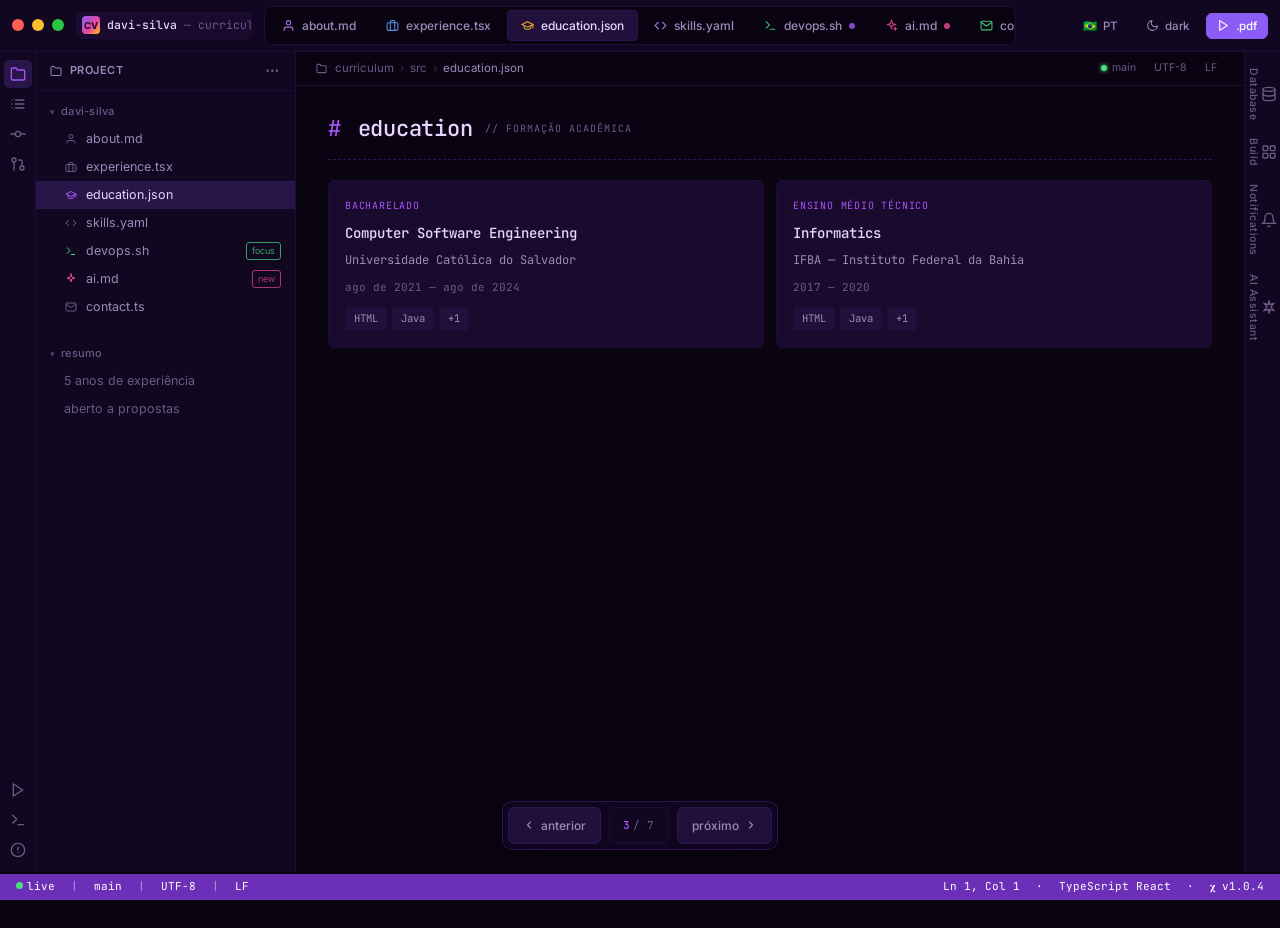
<file: education.html>
<!doctype html>
<html lang="pt-BR">
<head>
<meta charset="utf-8">
<meta name="viewport" content="width=device-width,initial-scale=1">
<title>davi-silva — education.json</title>
<link rel="preconnect" href="https://fonts.googleapis.com">
<link rel="preconnect" href="https://fonts.gstatic.com" crossorigin>
<link href="https://fonts.googleapis.com/css2?family=JetBrains+Mono:wght@300;400;500;600;700&family=Inter:wght@300;400;500;600;700&display=swap" rel="stylesheet">
<link rel="stylesheet" href="assets/styles.css">
</head>
<body data-theme="dark" data-page="education">

<div class="ide">

  <header class="titlebar">
    <div class="tb-left">
      <div class="traffic"><span class="r"></span><span class="y"></span><span class="g"></span></div>
      <div class="project-badge">
        <span class="pbx">CV</span>
        <span>davi-silva</span>
        <span class="cv">— curriculum</span>
      </div>
    </div>

    <div class="tabbar" role="tablist" id="tabbar">
      <div class="tab" data-tab="about">
        <svg width="13" height="13" viewBox="0 0 24 24" fill="none" stroke="#c084fc" stroke-width="2" stroke-linecap="round"><path d="M20 21v-2a4 4 0 0 0-4-4H8a4 4 0 0 0-4 4v2"/><circle cx="12" cy="7" r="4"/></svg>
        <span>about.md</span>
      </div>
      <div class="tab" data-tab="experience">
        <svg width="13" height="13" viewBox="0 0 24 24" fill="none" stroke="#60a5fa" stroke-width="2" stroke-linecap="round"><rect x="2" y="7" width="20" height="14" rx="2"/><path d="M16 21V5a2 2 0 0 0-2-2h-4a2 2 0 0 0-2 2v16"/></svg>
        <span>experience.tsx</span>
      </div>
      <div class="tab" data-tab="education">
        <svg width="13" height="13" viewBox="0 0 24 24" fill="none" stroke="#fbbf24" stroke-width="2" stroke-linecap="round"><path d="M22 10v6M2 10l10-5 10 5-10 5z"/><path d="M6 12v5c3 3 9 3 12 0v-5"/></svg>
        <span>education.json</span>
      </div>
      <div class="tab" data-tab="skills">
        <svg width="13" height="13" viewBox="0 0 24 24" fill="none" stroke="#c084fc" stroke-width="2" stroke-linecap="round"><polyline points="16 18 22 12 16 6"/><polyline points="8 6 2 12 8 18"/></svg>
        <span>skills.yaml</span>
      </div>
      <div class="tab tab-devops" data-tab="devops">
        <svg width="13" height="13" viewBox="0 0 24 24" fill="none" stroke="#4ade80" stroke-width="2" stroke-linecap="round"><polyline points="4 17 10 11 4 5"/><line x1="12" y1="19" x2="20" y2="19"/></svg>
        <span>devops.sh</span>
        <span class="dot"></span>
      </div>
      <div class="tab tab-ai" data-tab="ai">
        <svg width="13" height="13" viewBox="0 0 24 24" fill="none" stroke="#ec4899" stroke-width="2" stroke-linecap="round" stroke-linejoin="round"><path d="M12 2L13.8 8.2L20 10L13.8 11.8L12 18L10.2 11.8L4 10L10.2 8.2L12 2Z"/><path d="M19 15l0.6 2.4L22 18l-2.4 0.6L19 21l-0.6-2.4L16 18l2.4-0.6L19 15z"/></svg>
        <span>ai.md</span>
        <span class="dot" style="background:#ec4899"></span>
      </div>
      <div class="tab" data-tab="contact-sec">
        <svg width="13" height="13" viewBox="0 0 24 24" fill="none" stroke="#4ade80" stroke-width="2" stroke-linecap="round"><path d="M4 4h16c1.1 0 2 .9 2 2v12c0 1.1-.9 2-2 2H4c-1.1 0-2-.9-2-2V6c0-1.1.9-2 2-2z"/><polyline points="22,6 12,13 2,6"/></svg>
        <span>contact.ts</span>
      </div>
    </div>

    <div class="tb-right">
      <button class="chip" id="lang-toggle" aria-label="Toggle language">
        <span id="lang-flag">🇧🇷</span>
        <span id="lang-label">PT</span>
      </button>
      <button class="chip" id="theme-toggle" aria-label="Toggle theme">
        <svg id="theme-icon" width="13" height="13" viewBox="0 0 24 24" fill="none" stroke="currentColor" stroke-width="2" stroke-linecap="round" stroke-linejoin="round"><path d="M21 12.79A9 9 0 1 1 11.21 3 7 7 0 0 0 21 12.79z"/></svg>
        <span id="theme-label">dark</span>
      </button>
      <button class="chip primary" id="dl-cv">
        <svg width="13" height="13" viewBox="0 0 24 24" fill="none" stroke="currentColor" stroke-width="2" stroke-linecap="round" stroke-linejoin="round"><polygon points="5 3 19 12 5 21 5 3"/></svg>
        <span data-i18n="dl">Run .pdf</span>
      </button>
    </div>
  </header>

  <div class="main">

    <nav class="tool-rail" aria-label="tool windows">
      <div class="tw on" title="Project">
        <svg width="16" height="16" viewBox="0 0 24 24" fill="none" stroke="currentColor" stroke-width="2" stroke-linecap="round"><path d="M22 19a2 2 0 0 1-2 2H4a2 2 0 0 1-2-2V5a2 2 0 0 1 2-2h5l2 3h9a2 2 0 0 1 2 2z"/></svg>
        <span class="tip">Project</span>
      </div>
      <div class="tw" title="Structure">
        <svg width="16" height="16" viewBox="0 0 24 24" fill="none" stroke="currentColor" stroke-width="2" stroke-linecap="round"><line x1="8" y1="6" x2="21" y2="6"/><line x1="8" y1="12" x2="21" y2="12"/><line x1="8" y1="18" x2="21" y2="18"/><line x1="3" y1="6" x2="3.01" y2="6"/><line x1="3" y1="12" x2="3.01" y2="12"/><line x1="3" y1="18" x2="3.01" y2="18"/></svg>
        <span class="tip">Structure</span>
      </div>
      <div class="tw" title="Commit">
        <svg width="16" height="16" viewBox="0 0 24 24" fill="none" stroke="currentColor" stroke-width="2" stroke-linecap="round"><circle cx="12" cy="12" r="4"/><line x1="1.05" y1="12" x2="7" y2="12"/><line x1="17.01" y1="12" x2="22.96" y2="12"/></svg>
        <span class="tip">Commit</span>
      </div>
      <div class="tw" title="Pull Requests">
        <svg width="16" height="16" viewBox="0 0 24 24" fill="none" stroke="currentColor" stroke-width="2" stroke-linecap="round"><circle cx="18" cy="18" r="3"/><circle cx="6" cy="6" r="3"/><path d="M13 6h3a2 2 0 0 1 2 2v7"/><line x1="6" y1="9" x2="6" y2="21"/></svg>
        <span class="tip">Pull Requests</span>
      </div>
      <div class="spacer"></div>
      <div class="tw" title="Run">
        <svg width="16" height="16" viewBox="0 0 24 24" fill="none" stroke="currentColor" stroke-width="2" stroke-linecap="round"><polygon points="5 3 19 12 5 21 5 3"/></svg>
        <span class="tip">Run</span>
      </div>
      <div class="tw" title="Terminal">
        <svg width="16" height="16" viewBox="0 0 24 24" fill="none" stroke="currentColor" stroke-width="2" stroke-linecap="round"><polyline points="4 17 10 11 4 5"/><line x1="12" y1="19" x2="20" y2="19"/></svg>
        <span class="tip">Terminal</span>
      </div>
      <div class="tw" title="Problems">
        <svg width="16" height="16" viewBox="0 0 24 24" fill="none" stroke="currentColor" stroke-width="2" stroke-linecap="round"><circle cx="12" cy="12" r="10"/><line x1="12" y1="8" x2="12" y2="12"/><line x1="12" y1="16" x2="12.01" y2="16"/></svg>
        <span class="tip">Problems</span>
      </div>
    </nav>

    <aside class="sidebar">
      <div class="sb-head">
        <svg width="12" height="12" viewBox="0 0 24 24" fill="none" stroke="currentColor" stroke-width="2"><path d="M22 19a2 2 0 0 1-2 2H4a2 2 0 0 1-2-2V5a2 2 0 0 1 2-2h5l2 3h9a2 2 0 0 1 2 2z"/></svg>
        <span>Project</span>
        <span class="dots">⋯</span>
      </div>
      <div class="sb-body">
        <div class="sb-section"><span class="caret">▾</span><span>davi-silva</span></div>
        <div class="sb-item" data-goto="about">
          <span class="ico"><svg width="12" height="12" viewBox="0 0 24 24" fill="none" stroke="currentColor" stroke-width="2"><path d="M20 21v-2a4 4 0 0 0-4-4H8a4 4 0 0 0-4 4v2"/><circle cx="12" cy="7" r="4"/></svg></span>
          <span data-i18n="nav.about">about.md</span>
        </div>
        <div class="sb-item" data-goto="experience">
          <span class="ico"><svg width="12" height="12" viewBox="0 0 24 24" fill="none" stroke="currentColor" stroke-width="2"><rect x="2" y="7" width="20" height="14" rx="2"/><path d="M16 21V5a2 2 0 0 0-2-2h-4a2 2 0 0 0-2 2v16"/></svg></span>
          <span data-i18n="nav.exp">experience.tsx</span>
        </div>
        <div class="sb-item" data-goto="education">
          <span class="ico"><svg width="12" height="12" viewBox="0 0 24 24" fill="none" stroke="currentColor" stroke-width="2"><path d="M22 10v6M2 10l10-5 10 5-10 5z"/><path d="M6 12v5c3 3 9 3 12 0v-5"/></svg></span>
          <span data-i18n="nav.edu">education.json</span>
        </div>
        <div class="sb-item" data-goto="skills">
          <span class="ico"><svg width="12" height="12" viewBox="0 0 24 24" fill="none" stroke="currentColor" stroke-width="2"><polyline points="16 18 22 12 16 6"/><polyline points="8 6 2 12 8 18"/></svg></span>
          <span data-i18n="nav.skills">skills.yaml</span>
        </div>
        <div class="sb-item" data-goto="devops">
          <span class="ico" style="color:#4ade80"><svg width="12" height="12" viewBox="0 0 24 24" fill="none" stroke="currentColor" stroke-width="2"><polyline points="4 17 10 11 4 5"/><line x1="12" y1="19" x2="20" y2="19"/></svg></span>
          <span>devops.sh</span>
          <span style="margin-left:auto; font-size:9px; color:#4ade80; border:1px solid #4ade80; border-radius:3px; padding:1px 5px; opacity:0.7">focus</span>
        </div>
        <div class="sb-item" data-goto="ai">
          <span class="ico" style="color:#ec4899"><svg width="12" height="12" viewBox="0 0 24 24" fill="none" stroke="currentColor" stroke-width="2" stroke-linecap="round" stroke-linejoin="round"><path d="M12 2L13.8 8.2L20 10L13.8 11.8L12 18L10.2 11.8L4 10L10.2 8.2L12 2Z"/></svg></span>
          <span>ai.md</span>
          <span style="margin-left:auto; font-size:9px; color:#ec4899; border:1px solid #ec4899; border-radius:3px; padding:1px 5px; opacity:0.7">new</span>
        </div>
        <div class="sb-item" data-goto="contact-sec">
          <span class="ico"><svg width="12" height="12" viewBox="0 0 24 24" fill="none" stroke="currentColor" stroke-width="2"><path d="M4 4h16c1.1 0 2 .9 2 2v12c0 1.1-.9 2-2 2H4c-1.1 0-2-.9-2-2V6c0-1.1.9-2 2-2z"/><polyline points="22,6 12,13 2,6"/></svg></span>
          <span data-i18n="nav.contact">contact.ts</span>
        </div>

        <div class="sb-section" style="margin-top: 20px;"><span class="caret">▾</span><span data-i18n="outline.h">outline</span></div>
        <div class="sb-item" style="padding-left: 28px; color: var(--text-dim); cursor: default;"><span data-i18n="outline.exp">5 yrs experience</span></div>
        <div class="sb-item" style="padding-left: 28px; color: var(--text-dim); cursor: default;"><span data-i18n="outline.open">open to offers</span></div>
      </div>
    </aside>

    <main class="editor">
      <div class="editor-breadcrumb">
        <div class="crumb-left">
          <svg width="11" height="11" viewBox="0 0 24 24" fill="none" stroke="currentColor" stroke-width="2.3" stroke-linecap="round"><path d="M22 19a2 2 0 0 1-2 2H4a2 2 0 0 1-2-2V5a2 2 0 0 1 2-2h5l2 3h9a2 2 0 0 1 2 2z"/></svg>
          <span>curriculum</span>
          <span class="sep">›</span>
          <span>src</span>
          <span class="sep">›</span>
          <span class="cur">education.json</span>
        </div>
        <div class="crumb-right">
          <span class="mini-chip"><span class="dot-g"></span>main</span>
          <span class="mini-chip">UTF-8</span>
          <span class="mini-chip">LF</span>
        </div>
      </div>

      <div class="editor-body">
        <div class="code">

          <section class="section in" id="education">
            <div class="sec-head">
              <h2><span class="hash">#</span> <span data-i18n="sec.edu">education</span></h2>
              <span class="tag" data-i18n="tag.edu">// formação acadêmica</span>
            </div>
            <div class="edu-grid">
              <div class="edu-card">
                <div class="type" data-i18n="edu1.type">Bacharelado</div>
                <h4>Computer Software Engineering</h4>
                <div class="inst">Universidade Católica do Salvador</div>
                <div class="period" data-i18n="edu1.period">ago de 2021 — ago de 2024</div>
                <div class="edu-skills">
                  <span class="tg">HTML</span><span class="tg">Java</span><span class="tg">+1</span>
                </div>
              </div>
              <div class="edu-card">
                <div class="type" data-i18n="edu2.type">Ensino Médio Técnico</div>
                <h4>Informatics</h4>
                <div class="inst">IFBA — Instituto Federal da Bahia</div>
                <div class="period">2017 — 2020</div>
                <div class="edu-skills">
                  <span class="tg">HTML</span><span class="tg">Java</span><span class="tg">+1</span>
                </div>
              </div>
            </div>
          </section>

        </div>

        <div class="page-nav" id="page-nav">
          <a id="page-prev" aria-label="Previous page" class="disabled">
            <svg width="12" height="12" viewBox="0 0 24 24" fill="none" stroke="currentColor" stroke-width="2.2" stroke-linecap="round"><polyline points="15 18 9 12 15 6"/></svg>
            <span data-i18n="page.prev">anterior</span>
          </a>
          <span class="counter" id="page-counter"><span class="cur-n">1</span> / 8</span>
          <a id="page-next" aria-label="Next page">
            <span data-i18n="page.next">próximo</span>
            <svg width="12" height="12" viewBox="0 0 24 24" fill="none" stroke="currentColor" stroke-width="2.2" stroke-linecap="round"><polyline points="9 18 15 12 9 6"/></svg>
          </a>
        </div>
      </div>
    </main>

    <nav class="right-rail" aria-label="right tool windows">
      <div class="tw" title="Database"><svg width="16" height="16" viewBox="0 0 24 24" fill="none" stroke="currentColor" stroke-width="2" stroke-linecap="round"><ellipse cx="12" cy="5" rx="9" ry="3"/><path d="M21 12c0 1.66-4 3-9 3s-9-1.34-9-3"/><path d="M3 5v14c0 1.66 4 3 9 3s9-1.34 9-3V5"/></svg><span class="tip">Database</span></div>
      <div class="tw" title="Build"><svg width="16" height="16" viewBox="0 0 24 24" fill="none" stroke="currentColor" stroke-width="2" stroke-linecap="round"><rect x="3" y="3" width="7" height="7" rx="1"/><rect x="14" y="3" width="7" height="7" rx="1"/><rect x="14" y="14" width="7" height="7" rx="1"/><rect x="3" y="14" width="7" height="7" rx="1"/></svg><span class="tip">Build</span></div>
      <div class="tw" title="Notifications"><svg width="16" height="16" viewBox="0 0 24 24" fill="none" stroke="currentColor" stroke-width="2" stroke-linecap="round"><path d="M18 8A6 6 0 0 0 6 8c0 7-3 9-3 9h18s-3-2-3-9"/><path d="M13.73 21a2 2 0 0 1-3.46 0"/></svg><span class="tip">Notifications</span></div>
      <div class="tw" title="AI Assistant"><svg width="16" height="16" viewBox="0 0 24 24" fill="none" stroke="currentColor" stroke-width="2" stroke-linecap="round"><path d="M12 2L13.09 8.26L19 7L14.74 12L19 17L13.09 15.74L12 22L10.91 15.74L5 17L9.26 12L5 7L10.91 8.26L12 2Z"/></svg><span class="tip">AI Assistant</span></div>
    </nav>
  </div>

  <footer class="statusbar">
    <span><span class="pulse"></span><span data-i18n="sb.live">live</span></span>
    <span class="sep">|</span>
    <span>main</span>
    <span class="sep">|</span>
    <span>UTF-8</span>
    <span class="sep">|</span>
    <span>LF</span>
    <div class="right">
      <span data-i18n="sb.ln">Ln 1, Col 1</span>
      <span>·</span>
      <span>TypeScript React</span>
      <span>·</span>
      <span>𝛘 v1.0.4</span>
    </div>
  </footer>

</div>

<div class="toast" id="toast">✓ copiado para clipboard</div>

<script src="assets/app.js"></script>
</body>
</html>
</file>
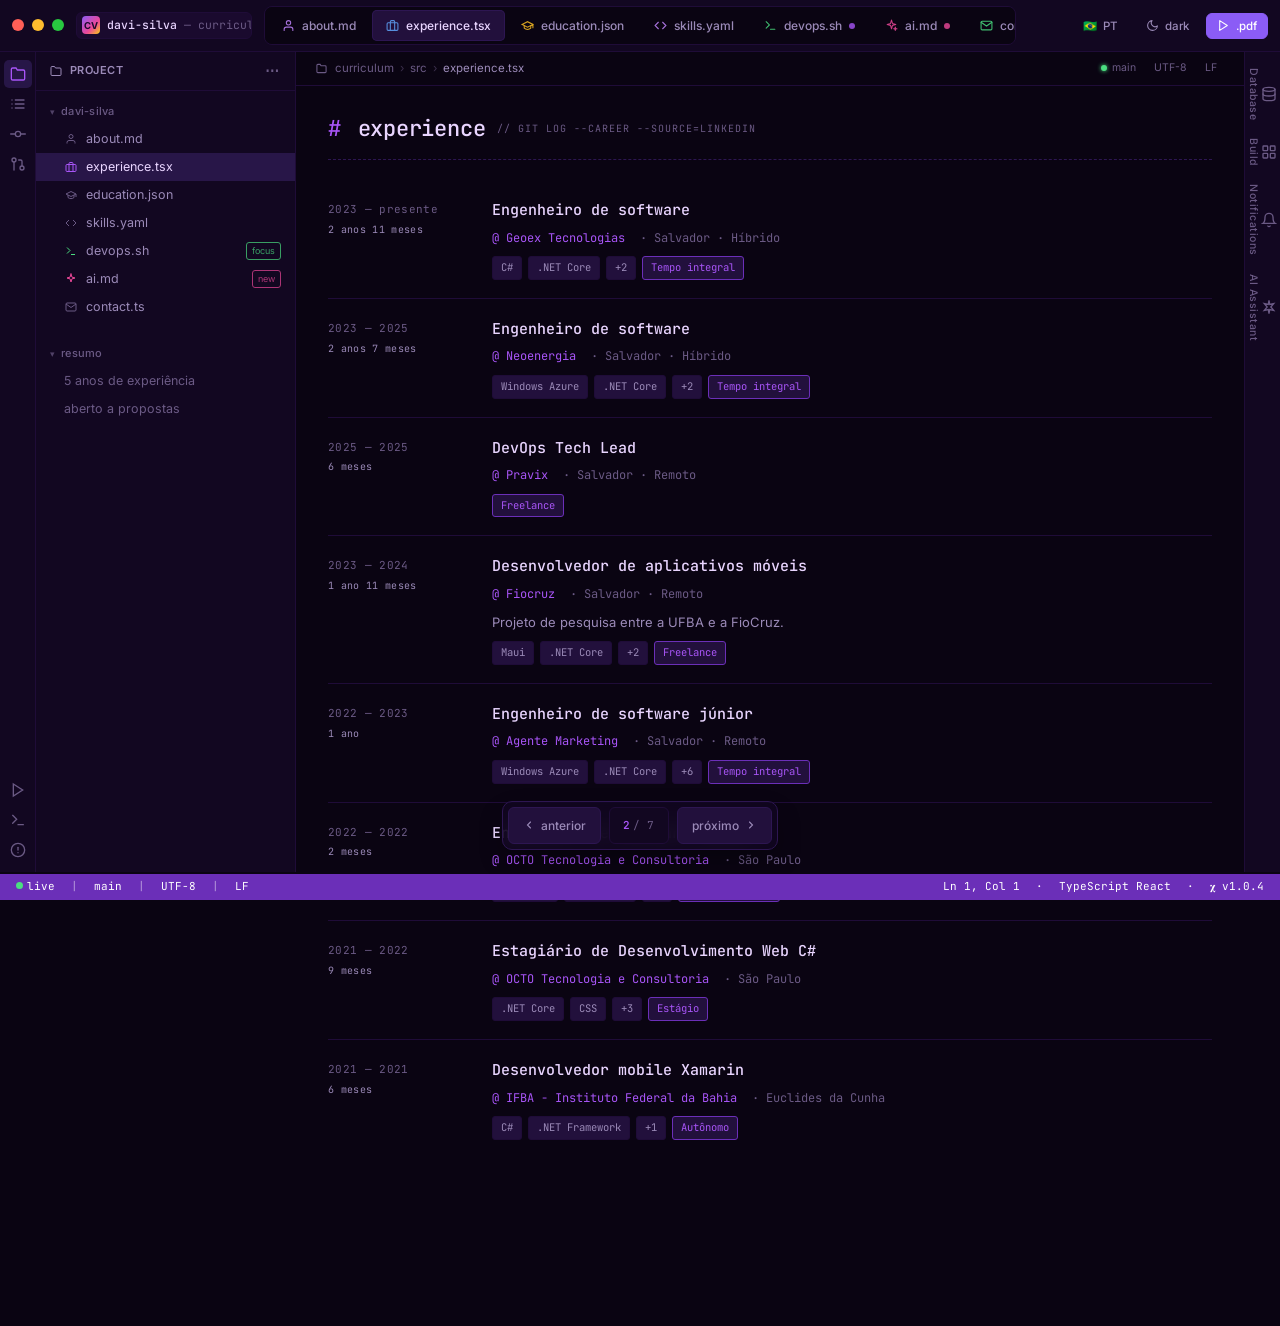
<file: experience.html>
<!doctype html>
<html lang="pt-BR">
<head>
<meta charset="utf-8">
<meta name="viewport" content="width=device-width,initial-scale=1">
<title>davi-silva — experience.tsx</title>
<link rel="preconnect" href="https://fonts.googleapis.com">
<link rel="preconnect" href="https://fonts.gstatic.com" crossorigin>
<link href="https://fonts.googleapis.com/css2?family=JetBrains+Mono:wght@300;400;500;600;700&family=Inter:wght@300;400;500;600;700&display=swap" rel="stylesheet">
<link rel="stylesheet" href="assets/styles.css">
</head>
<body data-theme="dark" data-page="experience">

<div class="ide">

  <header class="titlebar">
    <div class="tb-left">
      <div class="traffic"><span class="r"></span><span class="y"></span><span class="g"></span></div>
      <div class="project-badge">
        <span class="pbx">CV</span>
        <span>davi-silva</span>
        <span class="cv">— curriculum</span>
      </div>
    </div>

    <div class="tabbar" role="tablist" id="tabbar">
      <div class="tab" data-tab="about">
        <svg width="13" height="13" viewBox="0 0 24 24" fill="none" stroke="#c084fc" stroke-width="2" stroke-linecap="round"><path d="M20 21v-2a4 4 0 0 0-4-4H8a4 4 0 0 0-4 4v2"/><circle cx="12" cy="7" r="4"/></svg>
        <span>about.md</span>
      </div>
      <div class="tab" data-tab="experience">
        <svg width="13" height="13" viewBox="0 0 24 24" fill="none" stroke="#60a5fa" stroke-width="2" stroke-linecap="round"><rect x="2" y="7" width="20" height="14" rx="2"/><path d="M16 21V5a2 2 0 0 0-2-2h-4a2 2 0 0 0-2 2v16"/></svg>
        <span>experience.tsx</span>
      </div>
      <div class="tab" data-tab="education">
        <svg width="13" height="13" viewBox="0 0 24 24" fill="none" stroke="#fbbf24" stroke-width="2" stroke-linecap="round"><path d="M22 10v6M2 10l10-5 10 5-10 5z"/><path d="M6 12v5c3 3 9 3 12 0v-5"/></svg>
        <span>education.json</span>
      </div>
      <div class="tab" data-tab="skills">
        <svg width="13" height="13" viewBox="0 0 24 24" fill="none" stroke="#c084fc" stroke-width="2" stroke-linecap="round"><polyline points="16 18 22 12 16 6"/><polyline points="8 6 2 12 8 18"/></svg>
        <span>skills.yaml</span>
      </div>
      <div class="tab tab-devops" data-tab="devops">
        <svg width="13" height="13" viewBox="0 0 24 24" fill="none" stroke="#4ade80" stroke-width="2" stroke-linecap="round"><polyline points="4 17 10 11 4 5"/><line x1="12" y1="19" x2="20" y2="19"/></svg>
        <span>devops.sh</span>
        <span class="dot"></span>
      </div>
      <div class="tab tab-ai" data-tab="ai">
        <svg width="13" height="13" viewBox="0 0 24 24" fill="none" stroke="#ec4899" stroke-width="2" stroke-linecap="round" stroke-linejoin="round"><path d="M12 2L13.8 8.2L20 10L13.8 11.8L12 18L10.2 11.8L4 10L10.2 8.2L12 2Z"/><path d="M19 15l0.6 2.4L22 18l-2.4 0.6L19 21l-0.6-2.4L16 18l2.4-0.6L19 15z"/></svg>
        <span>ai.md</span>
        <span class="dot" style="background:#ec4899"></span>
      </div>
      <div class="tab" data-tab="contact-sec">
        <svg width="13" height="13" viewBox="0 0 24 24" fill="none" stroke="#4ade80" stroke-width="2" stroke-linecap="round"><path d="M4 4h16c1.1 0 2 .9 2 2v12c0 1.1-.9 2-2 2H4c-1.1 0-2-.9-2-2V6c0-1.1.9-2 2-2z"/><polyline points="22,6 12,13 2,6"/></svg>
        <span>contact.ts</span>
      </div>
    </div>

    <div class="tb-right">
      <button class="chip" id="lang-toggle" aria-label="Toggle language">
        <span id="lang-flag">🇧🇷</span>
        <span id="lang-label">PT</span>
      </button>
      <button class="chip" id="theme-toggle" aria-label="Toggle theme">
        <svg id="theme-icon" width="13" height="13" viewBox="0 0 24 24" fill="none" stroke="currentColor" stroke-width="2" stroke-linecap="round" stroke-linejoin="round"><path d="M21 12.79A9 9 0 1 1 11.21 3 7 7 0 0 0 21 12.79z"/></svg>
        <span id="theme-label">dark</span>
      </button>
      <button class="chip primary" id="dl-cv">
        <svg width="13" height="13" viewBox="0 0 24 24" fill="none" stroke="currentColor" stroke-width="2" stroke-linecap="round" stroke-linejoin="round"><polygon points="5 3 19 12 5 21 5 3"/></svg>
        <span data-i18n="dl">Run .pdf</span>
      </button>
    </div>
  </header>

  <div class="main">

    <nav class="tool-rail" aria-label="tool windows">
      <div class="tw on" title="Project">
        <svg width="16" height="16" viewBox="0 0 24 24" fill="none" stroke="currentColor" stroke-width="2" stroke-linecap="round"><path d="M22 19a2 2 0 0 1-2 2H4a2 2 0 0 1-2-2V5a2 2 0 0 1 2-2h5l2 3h9a2 2 0 0 1 2 2z"/></svg>
        <span class="tip">Project</span>
      </div>
      <div class="tw" title="Structure">
        <svg width="16" height="16" viewBox="0 0 24 24" fill="none" stroke="currentColor" stroke-width="2" stroke-linecap="round"><line x1="8" y1="6" x2="21" y2="6"/><line x1="8" y1="12" x2="21" y2="12"/><line x1="8" y1="18" x2="21" y2="18"/><line x1="3" y1="6" x2="3.01" y2="6"/><line x1="3" y1="12" x2="3.01" y2="12"/><line x1="3" y1="18" x2="3.01" y2="18"/></svg>
        <span class="tip">Structure</span>
      </div>
      <div class="tw" title="Commit">
        <svg width="16" height="16" viewBox="0 0 24 24" fill="none" stroke="currentColor" stroke-width="2" stroke-linecap="round"><circle cx="12" cy="12" r="4"/><line x1="1.05" y1="12" x2="7" y2="12"/><line x1="17.01" y1="12" x2="22.96" y2="12"/></svg>
        <span class="tip">Commit</span>
      </div>
      <div class="tw" title="Pull Requests">
        <svg width="16" height="16" viewBox="0 0 24 24" fill="none" stroke="currentColor" stroke-width="2" stroke-linecap="round"><circle cx="18" cy="18" r="3"/><circle cx="6" cy="6" r="3"/><path d="M13 6h3a2 2 0 0 1 2 2v7"/><line x1="6" y1="9" x2="6" y2="21"/></svg>
        <span class="tip">Pull Requests</span>
      </div>
      <div class="spacer"></div>
      <div class="tw" title="Run">
        <svg width="16" height="16" viewBox="0 0 24 24" fill="none" stroke="currentColor" stroke-width="2" stroke-linecap="round"><polygon points="5 3 19 12 5 21 5 3"/></svg>
        <span class="tip">Run</span>
      </div>
      <div class="tw" title="Terminal">
        <svg width="16" height="16" viewBox="0 0 24 24" fill="none" stroke="currentColor" stroke-width="2" stroke-linecap="round"><polyline points="4 17 10 11 4 5"/><line x1="12" y1="19" x2="20" y2="19"/></svg>
        <span class="tip">Terminal</span>
      </div>
      <div class="tw" title="Problems">
        <svg width="16" height="16" viewBox="0 0 24 24" fill="none" stroke="currentColor" stroke-width="2" stroke-linecap="round"><circle cx="12" cy="12" r="10"/><line x1="12" y1="8" x2="12" y2="12"/><line x1="12" y1="16" x2="12.01" y2="16"/></svg>
        <span class="tip">Problems</span>
      </div>
    </nav>

    <aside class="sidebar">
      <div class="sb-head">
        <svg width="12" height="12" viewBox="0 0 24 24" fill="none" stroke="currentColor" stroke-width="2"><path d="M22 19a2 2 0 0 1-2 2H4a2 2 0 0 1-2-2V5a2 2 0 0 1 2-2h5l2 3h9a2 2 0 0 1 2 2z"/></svg>
        <span>Project</span>
        <span class="dots">⋯</span>
      </div>
      <div class="sb-body">
        <div class="sb-section"><span class="caret">▾</span><span>davi-silva</span></div>
        <div class="sb-item" data-goto="about">
          <span class="ico"><svg width="12" height="12" viewBox="0 0 24 24" fill="none" stroke="currentColor" stroke-width="2"><path d="M20 21v-2a4 4 0 0 0-4-4H8a4 4 0 0 0-4 4v2"/><circle cx="12" cy="7" r="4"/></svg></span>
          <span data-i18n="nav.about">about.md</span>
        </div>
        <div class="sb-item" data-goto="experience">
          <span class="ico"><svg width="12" height="12" viewBox="0 0 24 24" fill="none" stroke="currentColor" stroke-width="2"><rect x="2" y="7" width="20" height="14" rx="2"/><path d="M16 21V5a2 2 0 0 0-2-2h-4a2 2 0 0 0-2 2v16"/></svg></span>
          <span data-i18n="nav.exp">experience.tsx</span>
        </div>
        <div class="sb-item" data-goto="education">
          <span class="ico"><svg width="12" height="12" viewBox="0 0 24 24" fill="none" stroke="currentColor" stroke-width="2"><path d="M22 10v6M2 10l10-5 10 5-10 5z"/><path d="M6 12v5c3 3 9 3 12 0v-5"/></svg></span>
          <span data-i18n="nav.edu">education.json</span>
        </div>
        <div class="sb-item" data-goto="skills">
          <span class="ico"><svg width="12" height="12" viewBox="0 0 24 24" fill="none" stroke="currentColor" stroke-width="2"><polyline points="16 18 22 12 16 6"/><polyline points="8 6 2 12 8 18"/></svg></span>
          <span data-i18n="nav.skills">skills.yaml</span>
        </div>
        <div class="sb-item" data-goto="devops">
          <span class="ico" style="color:#4ade80"><svg width="12" height="12" viewBox="0 0 24 24" fill="none" stroke="currentColor" stroke-width="2"><polyline points="4 17 10 11 4 5"/><line x1="12" y1="19" x2="20" y2="19"/></svg></span>
          <span>devops.sh</span>
          <span style="margin-left:auto; font-size:9px; color:#4ade80; border:1px solid #4ade80; border-radius:3px; padding:1px 5px; opacity:0.7">focus</span>
        </div>
        <div class="sb-item" data-goto="ai">
          <span class="ico" style="color:#ec4899"><svg width="12" height="12" viewBox="0 0 24 24" fill="none" stroke="currentColor" stroke-width="2" stroke-linecap="round" stroke-linejoin="round"><path d="M12 2L13.8 8.2L20 10L13.8 11.8L12 18L10.2 11.8L4 10L10.2 8.2L12 2Z"/></svg></span>
          <span>ai.md</span>
          <span style="margin-left:auto; font-size:9px; color:#ec4899; border:1px solid #ec4899; border-radius:3px; padding:1px 5px; opacity:0.7">new</span>
        </div>
        <div class="sb-item" data-goto="contact-sec">
          <span class="ico"><svg width="12" height="12" viewBox="0 0 24 24" fill="none" stroke="currentColor" stroke-width="2"><path d="M4 4h16c1.1 0 2 .9 2 2v12c0 1.1-.9 2-2 2H4c-1.1 0-2-.9-2-2V6c0-1.1.9-2 2-2z"/><polyline points="22,6 12,13 2,6"/></svg></span>
          <span data-i18n="nav.contact">contact.ts</span>
        </div>

        <div class="sb-section" style="margin-top: 20px;"><span class="caret">▾</span><span data-i18n="outline.h">outline</span></div>
        <div class="sb-item" style="padding-left: 28px; color: var(--text-dim); cursor: default;"><span data-i18n="outline.exp">5 yrs experience</span></div>
        <div class="sb-item" style="padding-left: 28px; color: var(--text-dim); cursor: default;"><span data-i18n="outline.open">open to offers</span></div>
      </div>
    </aside>

    <main class="editor">
      <div class="editor-breadcrumb">
        <div class="crumb-left">
          <svg width="11" height="11" viewBox="0 0 24 24" fill="none" stroke="currentColor" stroke-width="2.3" stroke-linecap="round"><path d="M22 19a2 2 0 0 1-2 2H4a2 2 0 0 1-2-2V5a2 2 0 0 1 2-2h5l2 3h9a2 2 0 0 1 2 2z"/></svg>
          <span>curriculum</span>
          <span class="sep">›</span>
          <span>src</span>
          <span class="sep">›</span>
          <span class="cur">experience.tsx</span>
        </div>
        <div class="crumb-right">
          <span class="mini-chip"><span class="dot-g"></span>main</span>
          <span class="mini-chip">UTF-8</span>
          <span class="mini-chip">LF</span>
        </div>
      </div>

      <div class="editor-body">
        <div class="code">

          <section class="section in" id="experience">
            <div class="sec-head">
              <h2><span class="hash">#</span> <span data-i18n="sec.exp">experience</span></h2>
              <span class="tag" data-i18n="tag.exp">// git log --career --source=linkedin</span>
            </div>

            <div id="exp-list" class="exp-loading">
              <p style="color: var(--text-dim); font-family: var(--mono); font-size: 12px;">
                ⏳ carregando do <code>data/linkedin-experience.html</code>…
              </p>
            </div>
          </section>

        </div>

        <div class="page-nav" id="page-nav">
          <a id="page-prev" aria-label="Previous page" class="disabled">
            <svg width="12" height="12" viewBox="0 0 24 24" fill="none" stroke="currentColor" stroke-width="2.2" stroke-linecap="round"><polyline points="15 18 9 12 15 6"/></svg>
            <span data-i18n="page.prev">anterior</span>
          </a>
          <span class="counter" id="page-counter"><span class="cur-n">1</span> / 8</span>
          <a id="page-next" aria-label="Next page">
            <span data-i18n="page.next">próximo</span>
            <svg width="12" height="12" viewBox="0 0 24 24" fill="none" stroke="currentColor" stroke-width="2.2" stroke-linecap="round"><polyline points="9 18 15 12 9 6"/></svg>
          </a>
        </div>
      </div>
    </main>

    <nav class="right-rail" aria-label="right tool windows">
      <div class="tw" title="Database"><svg width="16" height="16" viewBox="0 0 24 24" fill="none" stroke="currentColor" stroke-width="2" stroke-linecap="round"><ellipse cx="12" cy="5" rx="9" ry="3"/><path d="M21 12c0 1.66-4 3-9 3s-9-1.34-9-3"/><path d="M3 5v14c0 1.66 4 3 9 3s9-1.34 9-3V5"/></svg><span class="tip">Database</span></div>
      <div class="tw" title="Build"><svg width="16" height="16" viewBox="0 0 24 24" fill="none" stroke="currentColor" stroke-width="2" stroke-linecap="round"><rect x="3" y="3" width="7" height="7" rx="1"/><rect x="14" y="3" width="7" height="7" rx="1"/><rect x="14" y="14" width="7" height="7" rx="1"/><rect x="3" y="14" width="7" height="7" rx="1"/></svg><span class="tip">Build</span></div>
      <div class="tw" title="Notifications"><svg width="16" height="16" viewBox="0 0 24 24" fill="none" stroke="currentColor" stroke-width="2" stroke-linecap="round"><path d="M18 8A6 6 0 0 0 6 8c0 7-3 9-3 9h18s-3-2-3-9"/><path d="M13.73 21a2 2 0 0 1-3.46 0"/></svg><span class="tip">Notifications</span></div>
      <div class="tw" title="AI Assistant"><svg width="16" height="16" viewBox="0 0 24 24" fill="none" stroke="currentColor" stroke-width="2" stroke-linecap="round"><path d="M12 2L13.09 8.26L19 7L14.74 12L19 17L13.09 15.74L12 22L10.91 15.74L5 17L9.26 12L5 7L10.91 8.26L12 2Z"/></svg><span class="tip">AI Assistant</span></div>
    </nav>
  </div>

  <footer class="statusbar">
    <span><span class="pulse"></span><span data-i18n="sb.live">live</span></span>
    <span class="sep">|</span>
    <span>main</span>
    <span class="sep">|</span>
    <span>UTF-8</span>
    <span class="sep">|</span>
    <span>LF</span>
    <div class="right">
      <span data-i18n="sb.ln">Ln 1, Col 1</span>
      <span>·</span>
      <span>TypeScript React</span>
      <span>·</span>
      <span>𝛘 v1.0.4</span>
    </div>
  </footer>

</div>

<div class="toast" id="toast">✓ copiado para clipboard</div>

<script src="assets/app.js"></script>
</body>
</html>
</file>
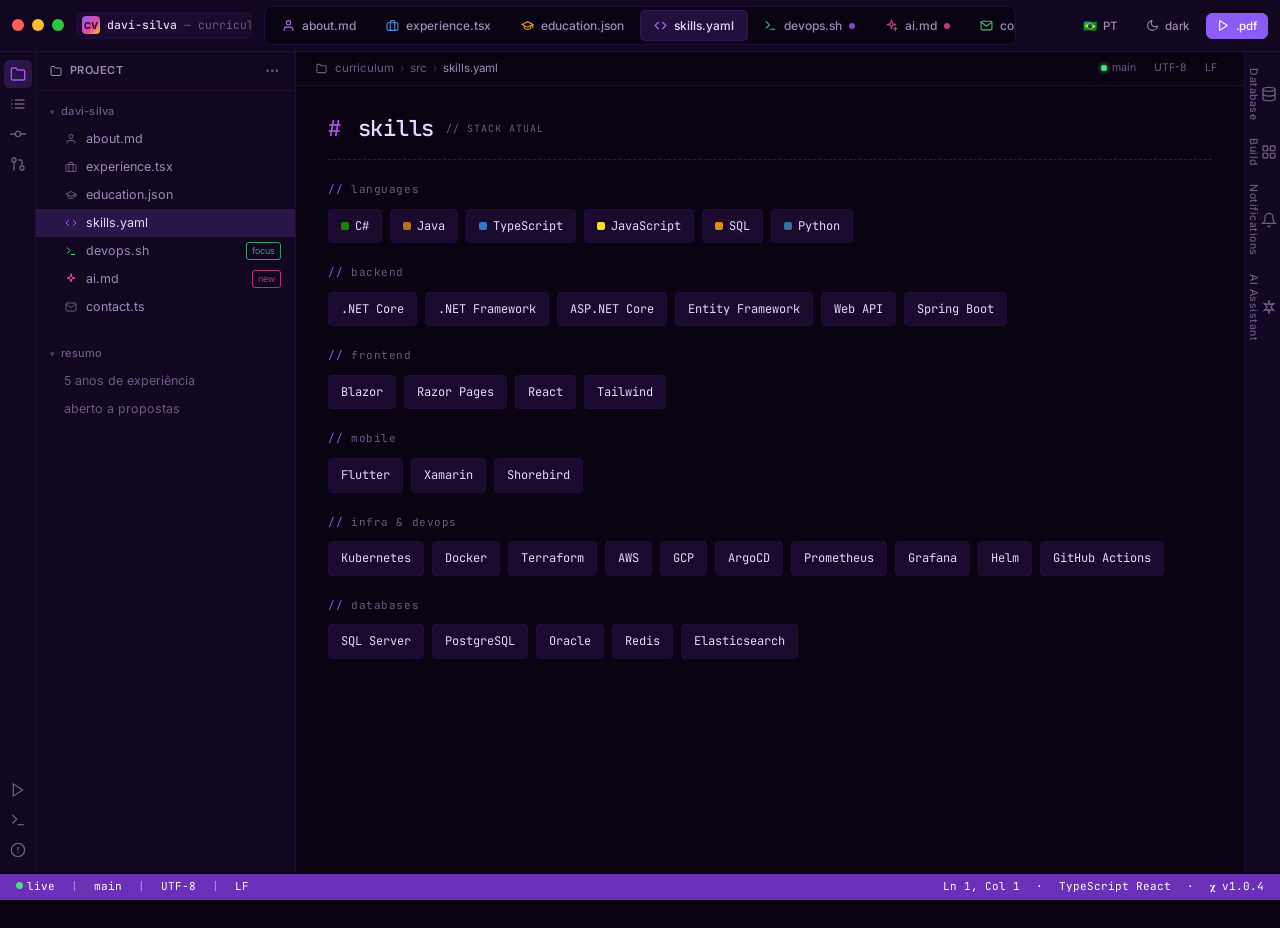
<file: skills.html>
<!doctype html>
<html lang="pt-BR">
<head>
<meta charset="utf-8">
<meta name="viewport" content="width=device-width,initial-scale=1">
<title>davi-silva — skills.yaml</title>
<link rel="preconnect" href="https://fonts.googleapis.com">
<link rel="preconnect" href="https://fonts.gstatic.com" crossorigin>
<link href="https://fonts.googleapis.com/css2?family=JetBrains+Mono:wght@300;400;500;600;700&family=Inter:wght@300;400;500;600;700&display=swap" rel="stylesheet">
<link rel="stylesheet" href="assets/styles.css">
</head>
<body data-theme="dark" data-page="skills">

<div class="ide">

  <header class="titlebar">
    <div class="tb-left">
      <div class="traffic"><span class="r"></span><span class="y"></span><span class="g"></span></div>
      <div class="project-badge">
        <span class="pbx">CV</span>
        <span>davi-silva</span>
        <span class="cv">— curriculum</span>
      </div>
    </div>

    <div class="tabbar" role="tablist" id="tabbar">
      <div class="tab" data-tab="about">
        <svg width="13" height="13" viewBox="0 0 24 24" fill="none" stroke="#c084fc" stroke-width="2" stroke-linecap="round"><path d="M20 21v-2a4 4 0 0 0-4-4H8a4 4 0 0 0-4 4v2"/><circle cx="12" cy="7" r="4"/></svg>
        <span>about.md</span>
      </div>
      <div class="tab" data-tab="experience">
        <svg width="13" height="13" viewBox="0 0 24 24" fill="none" stroke="#60a5fa" stroke-width="2" stroke-linecap="round"><rect x="2" y="7" width="20" height="14" rx="2"/><path d="M16 21V5a2 2 0 0 0-2-2h-4a2 2 0 0 0-2 2v16"/></svg>
        <span>experience.tsx</span>
      </div>
      <div class="tab" data-tab="education">
        <svg width="13" height="13" viewBox="0 0 24 24" fill="none" stroke="#fbbf24" stroke-width="2" stroke-linecap="round"><path d="M22 10v6M2 10l10-5 10 5-10 5z"/><path d="M6 12v5c3 3 9 3 12 0v-5"/></svg>
        <span>education.json</span>
      </div>
      <div class="tab" data-tab="skills">
        <svg width="13" height="13" viewBox="0 0 24 24" fill="none" stroke="#c084fc" stroke-width="2" stroke-linecap="round"><polyline points="16 18 22 12 16 6"/><polyline points="8 6 2 12 8 18"/></svg>
        <span>skills.yaml</span>
      </div>
      <div class="tab tab-devops" data-tab="devops">
        <svg width="13" height="13" viewBox="0 0 24 24" fill="none" stroke="#4ade80" stroke-width="2" stroke-linecap="round"><polyline points="4 17 10 11 4 5"/><line x1="12" y1="19" x2="20" y2="19"/></svg>
        <span>devops.sh</span>
        <span class="dot"></span>
      </div>
      <div class="tab tab-ai" data-tab="ai">
        <svg width="13" height="13" viewBox="0 0 24 24" fill="none" stroke="#ec4899" stroke-width="2" stroke-linecap="round" stroke-linejoin="round"><path d="M12 2L13.8 8.2L20 10L13.8 11.8L12 18L10.2 11.8L4 10L10.2 8.2L12 2Z"/><path d="M19 15l0.6 2.4L22 18l-2.4 0.6L19 21l-0.6-2.4L16 18l2.4-0.6L19 15z"/></svg>
        <span>ai.md</span>
        <span class="dot" style="background:#ec4899"></span>
      </div>
      <div class="tab" data-tab="contact-sec">
        <svg width="13" height="13" viewBox="0 0 24 24" fill="none" stroke="#4ade80" stroke-width="2" stroke-linecap="round"><path d="M4 4h16c1.1 0 2 .9 2 2v12c0 1.1-.9 2-2 2H4c-1.1 0-2-.9-2-2V6c0-1.1.9-2 2-2z"/><polyline points="22,6 12,13 2,6"/></svg>
        <span>contact.ts</span>
      </div>
    </div>

    <div class="tb-right">
      <button class="chip" id="lang-toggle" aria-label="Toggle language">
        <span id="lang-flag">🇧🇷</span>
        <span id="lang-label">PT</span>
      </button>
      <button class="chip" id="theme-toggle" aria-label="Toggle theme">
        <svg id="theme-icon" width="13" height="13" viewBox="0 0 24 24" fill="none" stroke="currentColor" stroke-width="2" stroke-linecap="round" stroke-linejoin="round"><path d="M21 12.79A9 9 0 1 1 11.21 3 7 7 0 0 0 21 12.79z"/></svg>
        <span id="theme-label">dark</span>
      </button>
      <button class="chip primary" id="dl-cv">
        <svg width="13" height="13" viewBox="0 0 24 24" fill="none" stroke="currentColor" stroke-width="2" stroke-linecap="round" stroke-linejoin="round"><polygon points="5 3 19 12 5 21 5 3"/></svg>
        <span data-i18n="dl">Run .pdf</span>
      </button>
    </div>
  </header>

  <div class="main">

    <nav class="tool-rail" aria-label="tool windows">
      <div class="tw on" title="Project">
        <svg width="16" height="16" viewBox="0 0 24 24" fill="none" stroke="currentColor" stroke-width="2" stroke-linecap="round"><path d="M22 19a2 2 0 0 1-2 2H4a2 2 0 0 1-2-2V5a2 2 0 0 1 2-2h5l2 3h9a2 2 0 0 1 2 2z"/></svg>
        <span class="tip">Project</span>
      </div>
      <div class="tw" title="Structure">
        <svg width="16" height="16" viewBox="0 0 24 24" fill="none" stroke="currentColor" stroke-width="2" stroke-linecap="round"><line x1="8" y1="6" x2="21" y2="6"/><line x1="8" y1="12" x2="21" y2="12"/><line x1="8" y1="18" x2="21" y2="18"/><line x1="3" y1="6" x2="3.01" y2="6"/><line x1="3" y1="12" x2="3.01" y2="12"/><line x1="3" y1="18" x2="3.01" y2="18"/></svg>
        <span class="tip">Structure</span>
      </div>
      <div class="tw" title="Commit">
        <svg width="16" height="16" viewBox="0 0 24 24" fill="none" stroke="currentColor" stroke-width="2" stroke-linecap="round"><circle cx="12" cy="12" r="4"/><line x1="1.05" y1="12" x2="7" y2="12"/><line x1="17.01" y1="12" x2="22.96" y2="12"/></svg>
        <span class="tip">Commit</span>
      </div>
      <div class="tw" title="Pull Requests">
        <svg width="16" height="16" viewBox="0 0 24 24" fill="none" stroke="currentColor" stroke-width="2" stroke-linecap="round"><circle cx="18" cy="18" r="3"/><circle cx="6" cy="6" r="3"/><path d="M13 6h3a2 2 0 0 1 2 2v7"/><line x1="6" y1="9" x2="6" y2="21"/></svg>
        <span class="tip">Pull Requests</span>
      </div>
      <div class="spacer"></div>
      <div class="tw" title="Run">
        <svg width="16" height="16" viewBox="0 0 24 24" fill="none" stroke="currentColor" stroke-width="2" stroke-linecap="round"><polygon points="5 3 19 12 5 21 5 3"/></svg>
        <span class="tip">Run</span>
      </div>
      <div class="tw" title="Terminal">
        <svg width="16" height="16" viewBox="0 0 24 24" fill="none" stroke="currentColor" stroke-width="2" stroke-linecap="round"><polyline points="4 17 10 11 4 5"/><line x1="12" y1="19" x2="20" y2="19"/></svg>
        <span class="tip">Terminal</span>
      </div>
      <div class="tw" title="Problems">
        <svg width="16" height="16" viewBox="0 0 24 24" fill="none" stroke="currentColor" stroke-width="2" stroke-linecap="round"><circle cx="12" cy="12" r="10"/><line x1="12" y1="8" x2="12" y2="12"/><line x1="12" y1="16" x2="12.01" y2="16"/></svg>
        <span class="tip">Problems</span>
      </div>
    </nav>

    <aside class="sidebar">
      <div class="sb-head">
        <svg width="12" height="12" viewBox="0 0 24 24" fill="none" stroke="currentColor" stroke-width="2"><path d="M22 19a2 2 0 0 1-2 2H4a2 2 0 0 1-2-2V5a2 2 0 0 1 2-2h5l2 3h9a2 2 0 0 1 2 2z"/></svg>
        <span>Project</span>
        <span class="dots">⋯</span>
      </div>
      <div class="sb-body">
        <div class="sb-section"><span class="caret">▾</span><span>davi-silva</span></div>
        <div class="sb-item" data-goto="about">
          <span class="ico"><svg width="12" height="12" viewBox="0 0 24 24" fill="none" stroke="currentColor" stroke-width="2"><path d="M20 21v-2a4 4 0 0 0-4-4H8a4 4 0 0 0-4 4v2"/><circle cx="12" cy="7" r="4"/></svg></span>
          <span data-i18n="nav.about">about.md</span>
        </div>
        <div class="sb-item" data-goto="experience">
          <span class="ico"><svg width="12" height="12" viewBox="0 0 24 24" fill="none" stroke="currentColor" stroke-width="2"><rect x="2" y="7" width="20" height="14" rx="2"/><path d="M16 21V5a2 2 0 0 0-2-2h-4a2 2 0 0 0-2 2v16"/></svg></span>
          <span data-i18n="nav.exp">experience.tsx</span>
        </div>
        <div class="sb-item" data-goto="education">
          <span class="ico"><svg width="12" height="12" viewBox="0 0 24 24" fill="none" stroke="currentColor" stroke-width="2"><path d="M22 10v6M2 10l10-5 10 5-10 5z"/><path d="M6 12v5c3 3 9 3 12 0v-5"/></svg></span>
          <span data-i18n="nav.edu">education.json</span>
        </div>
        <div class="sb-item" data-goto="skills">
          <span class="ico"><svg width="12" height="12" viewBox="0 0 24 24" fill="none" stroke="currentColor" stroke-width="2"><polyline points="16 18 22 12 16 6"/><polyline points="8 6 2 12 8 18"/></svg></span>
          <span data-i18n="nav.skills">skills.yaml</span>
        </div>
        <div class="sb-item" data-goto="devops">
          <span class="ico" style="color:#4ade80"><svg width="12" height="12" viewBox="0 0 24 24" fill="none" stroke="currentColor" stroke-width="2"><polyline points="4 17 10 11 4 5"/><line x1="12" y1="19" x2="20" y2="19"/></svg></span>
          <span>devops.sh</span>
          <span style="margin-left:auto; font-size:9px; color:#4ade80; border:1px solid #4ade80; border-radius:3px; padding:1px 5px; opacity:0.7">focus</span>
        </div>
        <div class="sb-item" data-goto="ai">
          <span class="ico" style="color:#ec4899"><svg width="12" height="12" viewBox="0 0 24 24" fill="none" stroke="currentColor" stroke-width="2" stroke-linecap="round" stroke-linejoin="round"><path d="M12 2L13.8 8.2L20 10L13.8 11.8L12 18L10.2 11.8L4 10L10.2 8.2L12 2Z"/></svg></span>
          <span>ai.md</span>
          <span style="margin-left:auto; font-size:9px; color:#ec4899; border:1px solid #ec4899; border-radius:3px; padding:1px 5px; opacity:0.7">new</span>
        </div>
        <div class="sb-item" data-goto="contact-sec">
          <span class="ico"><svg width="12" height="12" viewBox="0 0 24 24" fill="none" stroke="currentColor" stroke-width="2"><path d="M4 4h16c1.1 0 2 .9 2 2v12c0 1.1-.9 2-2 2H4c-1.1 0-2-.9-2-2V6c0-1.1.9-2 2-2z"/><polyline points="22,6 12,13 2,6"/></svg></span>
          <span data-i18n="nav.contact">contact.ts</span>
        </div>

        <div class="sb-section" style="margin-top: 20px;"><span class="caret">▾</span><span data-i18n="outline.h">outline</span></div>
        <div class="sb-item" style="padding-left: 28px; color: var(--text-dim); cursor: default;"><span data-i18n="outline.exp">5 yrs experience</span></div>
        <div class="sb-item" style="padding-left: 28px; color: var(--text-dim); cursor: default;"><span data-i18n="outline.open">open to offers</span></div>
      </div>
    </aside>

    <main class="editor">
      <div class="editor-breadcrumb">
        <div class="crumb-left">
          <svg width="11" height="11" viewBox="0 0 24 24" fill="none" stroke="currentColor" stroke-width="2.3" stroke-linecap="round"><path d="M22 19a2 2 0 0 1-2 2H4a2 2 0 0 1-2-2V5a2 2 0 0 1 2-2h5l2 3h9a2 2 0 0 1 2 2z"/></svg>
          <span>curriculum</span>
          <span class="sep">›</span>
          <span>src</span>
          <span class="sep">›</span>
          <span class="cur">skills.yaml</span>
        </div>
        <div class="crumb-right">
          <span class="mini-chip"><span class="dot-g"></span>main</span>
          <span class="mini-chip">UTF-8</span>
          <span class="mini-chip">LF</span>
        </div>
      </div>

      <div class="editor-body">
        <div class="code">

          <section class="section in" id="skills">
            <div class="sec-head">
              <h2><span class="hash">#</span> <span data-i18n="sec.skills">skills</span></h2>
              <span class="tag" data-i18n="tag.skills">// stack atual</span>
            </div>

            <div class="skill-group">
              <div class="label" data-i18n="skills.lang">languages</div>
              <div class="skill-chips">
                <span class="skl"><span class="sq" style="background:#178600"></span>C#</span>
                <span class="skl"><span class="sq" style="background:#b07219"></span>Java</span>
                <span class="skl"><span class="sq" style="background:#3178c6"></span>TypeScript</span>
                <span class="skl"><span class="sq" style="background:#f7df1e"></span>JavaScript</span>
                <span class="skl"><span class="sq" style="background:#e38c00"></span>SQL</span>
                <span class="skl"><span class="sq" style="background:#3572A5"></span>Python</span>
              </div>
            </div>

            <div class="skill-group">
              <div class="label" data-i18n="skills.be">backend</div>
              <div class="skill-chips">
                <span class="skl">.NET Core</span>
                <span class="skl">.NET Framework</span>
                <span class="skl">ASP.NET Core</span>
                <span class="skl">Entity Framework</span>
                <span class="skl">Web API</span>
                <span class="skl">Spring Boot</span>
              </div>
            </div>

            <div class="skill-group">
              <div class="label" data-i18n="skills.fe">frontend</div>
              <div class="skill-chips">
                <span class="skl">Blazor</span>
                <span class="skl">Razor Pages</span>
                <span class="skl">React</span>
                <span class="skl">Tailwind</span>
              </div>
            </div>

            <div class="skill-group">
              <div class="label" data-i18n="skills.mobile">mobile</div>
              <div class="skill-chips">
                <span class="skl">Flutter</span>
                <span class="skl">Xamarin</span>
                <span class="skl">Shorebird</span>
              </div>
            </div>

            <div class="skill-group">
              <div class="label" data-i18n="skills.infra">infra &amp; devops</div>
              <div class="skill-chips">
                <span class="skl">Kubernetes</span>
                <span class="skl">Docker</span>
                <span class="skl">Terraform</span>
                <span class="skl">AWS</span>
                <span class="skl">GCP</span>
                <span class="skl">ArgoCD</span>
                <span class="skl">Prometheus</span>
                <span class="skl">Grafana</span>
                <span class="skl">Helm</span>
                <span class="skl">GitHub Actions</span>
              </div>
            </div>

            <div class="skill-group">
              <div class="label" data-i18n="skills.db">databases</div>
              <div class="skill-chips">
                <span class="skl">SQL Server</span>
                <span class="skl">PostgreSQL</span>
                <span class="skl">Oracle</span>
                <span class="skl">Redis</span>
                <span class="skl">Elasticsearch</span>
              </div>
            </div>
          </section>

        </div>

        <div class="page-nav" id="page-nav">
          <a id="page-prev" aria-label="Previous page" class="disabled">
            <svg width="12" height="12" viewBox="0 0 24 24" fill="none" stroke="currentColor" stroke-width="2.2" stroke-linecap="round"><polyline points="15 18 9 12 15 6"/></svg>
            <span data-i18n="page.prev">anterior</span>
          </a>
          <span class="counter" id="page-counter"><span class="cur-n">1</span> / 8</span>
          <a id="page-next" aria-label="Next page">
            <span data-i18n="page.next">próximo</span>
            <svg width="12" height="12" viewBox="0 0 24 24" fill="none" stroke="currentColor" stroke-width="2.2" stroke-linecap="round"><polyline points="9 18 15 12 9 6"/></svg>
          </a>
        </div>
      </div>
    </main>

    <nav class="right-rail" aria-label="right tool windows">
      <div class="tw" title="Database"><svg width="16" height="16" viewBox="0 0 24 24" fill="none" stroke="currentColor" stroke-width="2" stroke-linecap="round"><ellipse cx="12" cy="5" rx="9" ry="3"/><path d="M21 12c0 1.66-4 3-9 3s-9-1.34-9-3"/><path d="M3 5v14c0 1.66 4 3 9 3s9-1.34 9-3V5"/></svg><span class="tip">Database</span></div>
      <div class="tw" title="Build"><svg width="16" height="16" viewBox="0 0 24 24" fill="none" stroke="currentColor" stroke-width="2" stroke-linecap="round"><rect x="3" y="3" width="7" height="7" rx="1"/><rect x="14" y="3" width="7" height="7" rx="1"/><rect x="14" y="14" width="7" height="7" rx="1"/><rect x="3" y="14" width="7" height="7" rx="1"/></svg><span class="tip">Build</span></div>
      <div class="tw" title="Notifications"><svg width="16" height="16" viewBox="0 0 24 24" fill="none" stroke="currentColor" stroke-width="2" stroke-linecap="round"><path d="M18 8A6 6 0 0 0 6 8c0 7-3 9-3 9h18s-3-2-3-9"/><path d="M13.73 21a2 2 0 0 1-3.46 0"/></svg><span class="tip">Notifications</span></div>
      <div class="tw" title="AI Assistant"><svg width="16" height="16" viewBox="0 0 24 24" fill="none" stroke="currentColor" stroke-width="2" stroke-linecap="round"><path d="M12 2L13.09 8.26L19 7L14.74 12L19 17L13.09 15.74L12 22L10.91 15.74L5 17L9.26 12L5 7L10.91 8.26L12 2Z"/></svg><span class="tip">AI Assistant</span></div>
    </nav>
  </div>

  <footer class="statusbar">
    <span><span class="pulse"></span><span data-i18n="sb.live">live</span></span>
    <span class="sep">|</span>
    <span>main</span>
    <span class="sep">|</span>
    <span>UTF-8</span>
    <span class="sep">|</span>
    <span>LF</span>
    <div class="right">
      <span data-i18n="sb.ln">Ln 1, Col 1</span>
      <span>·</span>
      <span>TypeScript React</span>
      <span>·</span>
      <span>𝛘 v1.0.4</span>
    </div>
  </footer>

</div>

<div class="toast" id="toast">✓ copiado para clipboard</div>

<script src="assets/app.js"></script>
</body>
</html>
</file>
<file: assets/styles.css>
:root {
    --bg: #0a0412;
    --bg-elev: #120721;
    --surface: #1a0a2e;
    --surface-2: #22103c;
    --border: #2d1652;
    --border-soft: #1f0c38;
    --accent: #8b5cf6;
    --accent-bright: #a855f7;
    --accent-dim: #6b2fb8;
    --accent-glow: rgba(139, 92, 246, 0.18);
    --text: #e9d5ff;
    --text-muted: #9b8ab8;
    --text-dim: #6b5a85;
    --ok: #4ade80;
    --warn: #facc15;
    --err: #f87171;
    --info: #60a5fa;
    --kw: #c084fc;
    --str: #fbbf24;
    --num: #fb923c;
    --fn: #7dd3fc;
    --comment: #5d4e7b;
    --mono: 'JetBrains Mono', ui-monospace, Menlo, Consolas, monospace;
    --sans: 'Inter', -apple-system, BlinkMacSystemFont, sans-serif;
  }

  [data-theme="light"] {
    --bg: #faf7ff;
    --bg-elev: #f3edfc;
    --surface: #ffffff;
    --surface-2: #f8f3fe;
    --border: #e4d7f5;
    --border-soft: #efe6fa;
    --accent: #6b2fb8;
    --accent-bright: #7c3aed;
    --accent-dim: #4c1d95;
    --accent-glow: rgba(107, 47, 184, 0.10);
    --text: #1a0a2e;
    --text-muted: #5d4e7b;
    --text-dim: #8b7ca6;
    --kw: #6b2fb8;
    --str: #b45309;
    --num: #c2410c;
    --fn: #0369a1;
    --comment: #9b8ab8;
  }

  * { box-sizing: border-box; }
  html, body { margin: 0; padding: 0; }
  body {
    background: var(--bg);
    color: var(--text);
    font-family: var(--mono);
    font-size: 14px;
    line-height: 1.6;
    -webkit-font-smoothing: antialiased;
    overflow-x: hidden;
    transition: background 0.3s ease, color 0.3s ease;
  }

  /* ── JetBrains IDE chrome ──────────────────────────── */
  .ide {
    min-height: 100vh;
    display: grid;
    grid-template-rows: auto 1fr auto;
  }

  /* JetBrains unified toolbar: window controls + centered tabs + actions */
  .titlebar {
    height: 52px;
    background: var(--bg-elev);
    border-bottom: 1px solid var(--border-soft);
    display: grid;
    grid-template-columns: minmax(180px, 240px) 1fr minmax(180px, 240px);
    align-items: center;
    padding: 0 12px;
    font-size: 12px;
    color: var(--text-muted);
    position: sticky;
    top: 0;
    z-index: 50;
    gap: 12px;
  }
  .tb-left { display: flex; align-items: center; gap: 12px; }
  .tb-right { justify-self: end; display: flex; gap: 6px; align-items: center; }

  .traffic { display: flex; gap: 8px; align-items: center; }
  .traffic span { width: 12px; height: 12px; border-radius: 50%; display: block; }
  .traffic .r { background: #ff5f57; }
  .traffic .y { background: #febc2e; }
  .traffic .g { background: #28c840; }

  .project-badge {
    display: flex; align-items: center; gap: 7px;
    padding: 3px 9px 3px 5px;
    border-radius: 6px;
    background: var(--surface);
    border: 1px solid var(--border-soft);
    font-size: 11.5px;
    color: var(--text);
    font-weight: 500;
    white-space: nowrap;
    max-width: 100%;
    overflow: hidden;
  }
  .project-badge .pbx {
    width: 18px; height: 18px; border-radius: 4px;
    background: linear-gradient(135deg, var(--accent) 0%, #ec4899 60%, #facc15 100%);
    display: grid; place-items: center;
    font-size: 9.5px; font-weight: 700; color: #1a0a2e;
    font-family: var(--sans);
    flex-shrink: 0;
  }
  .project-badge .cv { color: var(--text-dim); font-weight: 400; }
  @media (max-width: 900px) {
    .project-badge .cv { display: none; }
  }

  .chip {
    font-family: var(--sans);
    font-size: 11.5px;
    font-weight: 500;
    padding: 5px 10px;
    border: 1px solid transparent;
    border-radius: 6px;
    background: transparent;
    color: var(--text-muted);
    cursor: pointer;
    transition: all 0.15s;
    display: inline-flex;
    align-items: center;
    gap: 6px;
  }
  .chip:hover { color: var(--text); background: var(--surface); }
  .chip.primary {
    background: var(--accent);
    color: #fff;
    border-color: var(--accent);
  }
  .chip.primary:hover { background: var(--accent-bright); }

  @media (max-width: 1180px) {
    #lang-label, #theme-label { display: none; }
    .chip.primary span { display: inline; }
  }

  /* ── Per-page prev/next pager (stays at bottom of viewport) ──── */
  .page-nav {
    position: fixed;
    bottom: 50px; /* clear of statusbar */
    left: 50%;
    transform: translateX(-50%);
    display: flex;
    justify-content: center;
    gap: 8px;
    padding: 5px;
    background: color-mix(in oklch, var(--bg-elev) 82%, transparent);
    backdrop-filter: blur(10px);
    -webkit-backdrop-filter: blur(10px);
    border: 1px solid var(--border);
    border-radius: 10px;
    box-shadow: 0 12px 30px -8px rgba(0,0,0,0.45);
    z-index: 30;
  }
  .editor .code { padding-bottom: 140px; }
  .page-nav a, .page-nav button {
    display: inline-flex; align-items: center; gap: 6px;
    padding: 8px 14px;
    background: var(--surface-2);
    border: 1px solid var(--border);
    color: var(--text-muted);
    font-family: var(--sans);
    font-size: 12px;
    font-weight: 500;
    border-radius: 6px;
    cursor: pointer;
    text-decoration: none;
    transition: all 0.15s;
  }
  .page-nav a:hover, .page-nav button:hover:not(:disabled) {
    color: var(--text);
    background: var(--surface);
    border-color: var(--accent-dim);
  }
  .page-nav .disabled {
    opacity: 0.35;
    cursor: not-allowed;
    pointer-events: none;
  }
  .page-nav .counter {
    display: inline-flex; align-items: center;
    padding: 8px 12px;
    font-family: var(--mono);
    font-size: 11px;
    color: var(--text-dim);
    background: var(--bg-elev);
    border: 1px solid var(--border-soft);
    border-radius: 6px;
    min-width: 60px;
    justify-content: center;
  }
  .page-nav .counter .cur-n { color: var(--accent-bright); font-weight: 600; margin-right: 3px; }

  /* Centered JetBrains-style pill tabs */
  .tabbar {
    justify-self: center;
    display: flex;
    gap: 2px;
    background: var(--bg);
    border: 1px solid var(--border-soft);
    border-radius: 8px;
    padding: 3px;
    overflow-x: auto;
    scrollbar-width: none;
    max-width: 100%;
  }
  .tabbar::-webkit-scrollbar { display: none; }
  .tab {
    padding: 6px 14px;
    font-family: var(--sans);
    font-size: 12px;
    font-weight: 500;
    color: var(--text-muted);
    border-radius: 5px;
    background: transparent;
    cursor: pointer;
    white-space: nowrap;
    display: flex;
    align-items: center;
    gap: 7px;
    transition: all 0.15s;
    user-select: none;
    border: none;
  }
  .tab:hover { color: var(--text); background: var(--surface); }
  .tab.active {
    color: var(--text);
    background: var(--surface-2);
    box-shadow: inset 0 0 0 1px var(--border);
  }
  .tab .dot { width: 6px; height: 6px; border-radius: 50%; background: var(--accent-bright); opacity: 0.8; }
  .tab .close { display: none; }
  .tab svg { opacity: 0.85; flex-shrink: 0; }

  /* narrow viewports: drop the text labels, keep icons + active tab */
  @media (max-width: 1180px) {
    .titlebar { grid-template-columns: minmax(140px, 200px) 1fr minmax(180px, 240px); }
    .tab { padding: 6px 9px; gap: 5px; }
    .tab:not(.active) span:not(.dot) { display: none; }
    .tab.active span:not(.dot) { font-size: 11.5px; }
  }
  @media (max-width: 760px) {
    .tabbar { max-width: calc(100vw - 160px); }
  }

  /* JetBrains tool-window stripes (left icon rail) */
  .tool-rail {
    width: 36px;
    background: var(--bg-elev);
    border-right: 1px solid var(--border-soft);
    padding: 8px 0;
    display: flex;
    flex-direction: column;
    gap: 2px;
    align-items: center;
    position: sticky;
    top: 52px;
    height: calc(100vh - 52px - 28px);
    z-index: 40;
  }
  .tool-rail .tw {
    width: 28px; height: 28px;
    display: grid; place-items: center;
    color: var(--text-dim);
    border-radius: 5px;
    cursor: pointer;
    transition: all 0.15s;
    position: relative;
  }
  .tool-rail .tw:hover { background: var(--surface); color: var(--text); }
  .tool-rail .tw.on { color: var(--accent-bright); background: var(--accent-glow); }
  .tool-rail .tw .tip {
    position: absolute; left: calc(100% + 6px); top: 50%;
    transform: translateY(-50%) translateX(-4px);
    background: var(--surface-2);
    border: 1px solid var(--border);
    color: var(--text);
    padding: 4px 8px; border-radius: 4px;
    font-family: var(--sans); font-size: 11px;
    white-space: nowrap; pointer-events: none;
    opacity: 0; transition: all 0.15s;
    z-index: 60;
  }
  .tool-rail .tw:hover .tip { opacity: 1; transform: translateY(-50%) translateX(0); }
  .tool-rail .spacer { flex: 1; }

  /* ── Main grid ──────────────────────────────────────── */
  .main {
    display: grid;
    grid-template-columns: 36px 260px 1fr 36px;
    min-height: 0;
  }
  @media (max-width: 1040px) {
    .main { grid-template-columns: 36px 1fr 36px; }
    .sidebar { display: none !important; }
  }
  @media (max-width: 720px) {
    .main { grid-template-columns: 1fr; }
    .tool-rail, .right-rail { display: none !important; }
  }

  .right-rail {
    width: 36px;
    background: var(--bg-elev);
    border-left: 1px solid var(--border-soft);
    padding: 8px 0;
    display: flex;
    flex-direction: column;
    gap: 2px;
    align-items: center;
    position: sticky;
    top: 52px;
    height: calc(100vh - 52px - 28px);
  }
  .right-rail .tw {
    width: 28px; height: 28px;
    display: grid; place-items: center;
    color: var(--text-dim);
    border-radius: 5px;
    cursor: pointer;
    transition: all 0.15s;
    writing-mode: vertical-rl;
    font-family: var(--sans);
    font-size: 10.5px;
    font-weight: 500;
    letter-spacing: 0.05em;
    padding: 8px 0;
    height: auto;
  }
  .right-rail .tw:hover { background: var(--surface); color: var(--text); }

  /* Sidebar (JetBrains Project tool window) */
  .sidebar {
    background: var(--bg-elev);
    border-right: 1px solid var(--border-soft);
    padding: 0;
    font-size: 12px;
    position: sticky;
    top: 52px;
    align-self: start;
    height: calc(100vh - 52px - 28px);
    overflow-y: auto;
    display: flex; flex-direction: column;
  }
  .sb-head {
    padding: 8px 14px;
    font-family: var(--sans);
    font-size: 11px;
    font-weight: 600;
    color: var(--text-muted);
    letter-spacing: 0.04em;
    text-transform: uppercase;
    border-bottom: 1px solid var(--border-soft);
    display: flex; align-items: center; gap: 8px;
  }
  .sb-head .dots {
    margin-left: auto; color: var(--text-dim); font-size: 14px; letter-spacing: 2px;
    cursor: pointer;
  }
  .sb-body { padding: 8px 0; flex: 1; }
  .sb-section {
    padding: 4px 14px;
    color: var(--text-dim);
    letter-spacing: 0.02em;
    font-size: 11px;
    font-weight: 500;
    font-family: var(--sans);
    display: flex;
    align-items: center;
    gap: 6px;
    user-select: none;
    text-transform: none;
  }
  .sb-section .caret { font-size: 9px; opacity: 0.7; }
  .sb-item {
    padding: 4px 14px 4px 28px;
    color: var(--text-muted);
    cursor: pointer;
    display: flex;
    align-items: center;
    gap: 8px;
    font-family: var(--sans);
    font-size: 12.5px;
    transition: background 0.1s, color 0.1s;
  }
  .sb-item:hover { background: var(--surface); color: var(--text); }
  .sb-item.active {
    background: var(--accent-glow);
    color: var(--text);
  }
  .sb-item .ico {
    width: 14px;
    display: inline-flex;
    justify-content: center;
    color: var(--text-dim);
  }
  .sb-item.active .ico { color: var(--accent-bright); }

  /* ── Content / editor ──────────────────────────────── */
  .editor {
    position: relative;
    background: var(--bg);
    min-height: 0;
  }
  .editor-breadcrumb {
    padding: 6px 20px;
    font-size: 11.5px;
    color: var(--text-dim);
    border-bottom: 1px solid var(--border-soft);
    background: var(--bg);
    display: flex;
    align-items: center;
    justify-content: space-between;
    gap: 6px;
    position: sticky;
    top: 52px;
    z-index: 40;
    font-family: var(--sans);
  }
  .editor-breadcrumb .crumb-left {
    display: flex; align-items: center; gap: 6px;
  }
  .editor-breadcrumb .crumb-left svg {
    color: var(--text-dim);
    margin-right: 2px;
  }
  .editor-breadcrumb .crumb-right {
    display: flex; align-items: center; gap: 4px;
  }
  .mini-chip {
    font-size: 10.5px;
    padding: 2px 7px;
    border-radius: 3px;
    color: var(--text-dim);
    background: transparent;
    display: inline-flex; align-items: center; gap: 5px;
    cursor: default;
  }
  .mini-chip:hover { background: var(--surface); color: var(--text-muted); }
  .mini-chip .dot-g {
    width: 6px; height: 6px; border-radius: 50%;
    background: #4ade80; box-shadow: 0 0 4px #4ade80;
  }
  .editor-breadcrumb .sep { opacity: 0.5; }
  .editor-breadcrumb .cur { color: var(--text-muted); }

  .section { scroll-margin-top: 112px; }

  .editor-body {
    display: grid;
    grid-template-columns: 1fr;
    min-height: 500px;
  }
  .gutter { display: none; }
  .code {
    padding: 24px 32px 120px;
    font-size: 13.5px;
    line-height: 1.7;
    min-width: 0;
  }

  /* ── Syntax colors ─────────────────────────────────── */
  .kw { color: var(--kw); }
  .fn { color: var(--fn); }
  .str { color: var(--str); }
  .num { color: var(--num); }
  .cmt { color: var(--comment); font-style: italic; }
  .op { color: var(--text-muted); }
  .var { color: var(--text); }
  .prop { color: var(--fn); }
  .punct { color: var(--text-muted); }
  .acc { color: var(--accent-bright); }

  /* ── Section styles ────────────────────────────────── */
  .section {
    scroll-margin-top: 120px;
    opacity: 0;
    transform: translateY(16px);
    transition: opacity 0.6s ease, transform 0.6s ease;
  }
  .section.in {
    opacity: 1;
    transform: none;
  }

  .section + .section {
    margin-top: 72px;
  }

  .sec-head {
    display: flex;
    align-items: center;
    gap: 12px;
    margin-bottom: 20px;
    padding-bottom: 12px;
    border-bottom: 1px dashed var(--border);
  }
  .sec-head .tag {
    font-size: 10px;
    letter-spacing: 0.1em;
    color: var(--text-dim);
    text-transform: uppercase;
  }
  .sec-head h2 {
    margin: 0;
    font-family: var(--mono);
    font-size: 22px;
    font-weight: 500;
    letter-spacing: -0.01em;
  }
  .sec-head h2 .hash { color: var(--accent-bright); margin-right: 4px; }

  /* ── Hero / about ─────────────────────────────────── */
  .hero {
    display: grid;
    grid-template-columns: auto 1fr;
    gap: 24px;
    align-items: start;
    margin-bottom: 48px;
  }
  .avatar {
    width: 64px;
    height: 64px;
    border-radius: 12px;
    background: linear-gradient(135deg, var(--accent-dim), var(--accent-bright));
    display: grid;
    place-items: center;
    color: white;
    font-weight: 700;
    font-size: 22px;
    font-family: var(--mono);
    box-shadow: 0 0 0 1px var(--border), 0 8px 24px -8px var(--accent-glow);
    position: relative;
  }
  .avatar::after {
    content: '';
    position: absolute;
    bottom: -2px; right: -2px;
    width: 14px; height: 14px;
    border-radius: 50%;
    background: var(--ok);
    border: 3px solid var(--bg);
  }

  .hero h1 {
    margin: 0 0 6px;
    font-size: 28px;
    font-weight: 600;
    letter-spacing: -0.02em;
    font-family: var(--mono);
  }
  .hero h1 .cursor {
    display: inline-block;
    width: 10px;
    height: 22px;
    background: var(--accent-bright);
    vertical-align: -3px;
    margin-left: 4px;
    animation: blink 1.1s steps(2) infinite;
  }
  @keyframes blink { 50% { opacity: 0; } }
  .hero .role {
    color: var(--accent-bright);
    font-size: 13px;
    margin-bottom: 14px;
  }
  .hero .bio {
    color: var(--text-muted);
    max-width: 62ch;
    font-family: var(--sans);
    font-size: 14px;
    line-height: 1.65;
  }
  .hero .links {
    display: flex;
    gap: 10px;
    margin-top: 16px;
    flex-wrap: wrap;
  }
  .lnk {
    font-size: 12px;
    color: var(--text-muted);
    text-decoration: none;
    padding: 6px 12px;
    border: 1px solid var(--border);
    border-radius: 4px;
    transition: all 0.15s;
    display: inline-flex;
    align-items: center;
    gap: 6px;
    cursor: pointer;
    background: transparent;
    font-family: var(--mono);
  }
  .lnk:hover {
    color: var(--accent-bright);
    border-color: var(--accent);
    background: var(--accent-glow);
    transform: translateY(-1px);
  }
  .lnk.primary {
    color: var(--bg);
    background: var(--accent-bright);
    border-color: var(--accent-bright);
  }
  [data-theme="light"] .lnk.primary { color: white; }
  .lnk.primary:hover {
    background: var(--accent);
    border-color: var(--accent);
    color: white;
  }

  /* ── About / code block ────────────────────────────── */
  .code-card {
    background: var(--surface);
    border: 1px solid var(--border-soft);
    border-radius: 8px;
    padding: 18px 20px;
    font-size: 13px;
    line-height: 1.75;
    margin-bottom: 12px;
    overflow-x: auto;
  }
  .code-card .indent { padding-left: 1.6em; }

  /* ── Experience timeline ───────────────────────────── */
  .exp-item {
    display: grid;
    grid-template-columns: 140px 1fr;
    gap: 24px;
    padding: 18px 0;
    border-top: 1px solid var(--border-soft);
    cursor: pointer;
    transition: background 0.15s;
    position: relative;
  }
  .exp-item:first-child { border-top: none; }
  .exp-item:hover { background: var(--surface); margin: 0 -12px; padding: 18px 12px; border-radius: 6px; }
  .exp-item:hover + .exp-item { border-top-color: transparent; }
  .exp-date {
    font-size: 11px;
    color: var(--text-dim);
    padding-top: 2px;
    letter-spacing: 0.03em;
  }
  .exp-date .dur { display: block; color: var(--text-muted); margin-top: 2px; font-size: 10px; }
  .exp-body h3 {
    margin: 0 0 4px;
    font-size: 15px;
    font-weight: 500;
    color: var(--text);
  }
  .exp-body .co {
    font-size: 12px;
    color: var(--accent-bright);
    margin-bottom: 8px;
  }
  .exp-body .co .loc { color: var(--text-dim); margin-left: 8px; }
  .exp-body p {
    margin: 0 0 8px;
    color: var(--text-muted);
    font-size: 13px;
    font-family: var(--sans);
    line-height: 1.6;
    max-width: 68ch;
  }
  .exp-tags {
    display: flex;
    gap: 6px;
    flex-wrap: wrap;
    margin-top: 8px;
  }
  .tg {
    font-size: 10.5px;
    padding: 2px 8px;
    border-radius: 3px;
    background: var(--surface-2);
    color: var(--text-muted);
    border: 1px solid var(--border-soft);
  }
  .exp-body .more {
    font-size: 11px;
    color: var(--accent-bright);
    margin-top: 8px;
    display: inline-flex;
    align-items: center;
    gap: 4px;
    opacity: 0.8;
  }
  .exp-item:hover .more { opacity: 1; }

  .exp-error {
    color: var(--err);
    font-family: var(--mono);
    font-size: 12.5px;
    padding: 14px 16px;
    border: 1px solid var(--err);
    border-radius: 6px;
    background: rgba(248, 113, 113, 0.06);
  }
  .exp-error code {
    background: var(--surface);
    border: 1px solid var(--border-soft);
    padding: 1px 6px;
    border-radius: 3px;
    color: var(--text);
    font-size: 11.5px;
  }

  /* ── Education ─────────────────────────────────────── */
  .edu-grid {
    display: grid;
    grid-template-columns: repeat(auto-fit, minmax(280px, 1fr));
    gap: 12px;
  }
  .edu-card {
    background: var(--surface);
    border: 1px solid var(--border-soft);
    border-radius: 6px;
    padding: 16px;
    transition: all 0.15s;
  }
  .edu-card:hover {
    border-color: var(--accent-dim);
    transform: translateY(-2px);
  }
  .edu-card .type {
    font-size: 10px;
    color: var(--accent-bright);
    letter-spacing: 0.08em;
    text-transform: uppercase;
    margin-bottom: 8px;
  }
  .edu-card h4 {
    margin: 0 0 4px;
    font-size: 14px;
    font-weight: 500;
  }
  .edu-card .inst {
    font-size: 12px;
    color: var(--text-muted);
    margin-bottom: 8px;
  }
  .edu-card .period {
    font-size: 11px;
    color: var(--text-dim);
  }
  .edu-card .edu-skills {
    display: flex;
    flex-wrap: wrap;
    gap: 5px;
    margin-top: 10px;
  }

  /* ── Skills ────────────────────────────────────────── */
  .skill-group {
    margin-bottom: 20px;
  }
  .skill-group .label {
    font-size: 11px;
    color: var(--text-dim);
    margin-bottom: 10px;
    display: flex;
    align-items: center;
    gap: 8px;
    letter-spacing: 0.05em;
  }
  .skill-group .label::before {
    content: '//';
    color: var(--accent);
  }
  .skill-chips {
    display: flex;
    flex-wrap: wrap;
    gap: 8px;
  }
  .skl {
    font-size: 12px;
    padding: 6px 12px;
    border-radius: 4px;
    background: var(--surface);
    border: 1px solid var(--border-soft);
    color: var(--text);
    font-family: var(--mono);
    transition: all 0.15s;
    cursor: default;
    display: inline-flex;
    align-items: center;
    gap: 6px;
  }
  .skl:hover {
    border-color: var(--accent);
    color: var(--accent-bright);
    transform: translateY(-1px);
  }
  .skl .sq {
    width: 8px; height: 8px;
    border-radius: 2px;
    background: var(--accent);
  }

  /* ── GitHub langs ─────────────────────────────────── */
  .gh-wrap {
    display: grid;
    grid-template-columns: 1.45fr 1fr;
    gap: 20px;
  }
  @media (max-width: 900px) { .gh-wrap { grid-template-columns: 1fr; } }

  .gh-panel {
    background: var(--surface);
    border: 1px solid var(--border-soft);
    border-radius: 8px;
    padding: 20px;
  }
  .gh-panel h4 {
    margin: 0 0 16px;
    font-size: 12px;
    color: var(--text-muted);
    letter-spacing: 0.05em;
    display: flex;
    align-items: center;
    gap: 8px;
    font-weight: 500;
  }
  .gh-panel h4 .meta { margin-left: auto; color: var(--text-dim); font-size: 10.5px; }

  .lang-row {
    display: grid;
    grid-template-columns: 96px 1fr 46px;
    align-items: center;
    gap: 10px;
    margin-bottom: 12px;
    font-size: 12px;
  }
  .lang-row .nm { display: flex; align-items: center; gap: 8px; }
  .lang-row .dot {
    width: 10px; height: 10px; border-radius: 50%;
  }
  .lang-row .bar {
    height: 6px;
    background: var(--bg-elev);
    border-radius: 3px;
    overflow: hidden;
    position: relative;
  }
  .lang-row .bar .fill {
    height: 100%;
    border-radius: 3px;
    width: 0;
    transition: width 1.2s cubic-bezier(0.22, 1, 0.36, 1);
  }
  .lang-row .pct { text-align: right; color: var(--text-muted); font-variant-numeric: tabular-nums; font-size: 11px; }

  .stats-grid {
    display: grid;
    grid-template-columns: 1fr 1fr;
    gap: 1px;
    background: var(--border-soft);
    border-radius: 6px;
    overflow: hidden;
  }
  .stat {
    background: var(--surface);
    padding: 16px;
  }
  .stat .n {
    font-size: 22px;
    font-weight: 600;
    color: var(--accent-bright);
    font-family: var(--mono);
    line-height: 1;
  }
  .stat .l {
    font-size: 10.5px;
    color: var(--text-dim);
    margin-top: 6px;
    letter-spacing: 0.04em;
    text-transform: uppercase;
  }

  /* ── Certifications ────────────────────────────────── */
  .cert-grid {
    display: grid;
    grid-template-columns: repeat(auto-fit, minmax(260px, 1fr));
    gap: 10px;
  }
  .cert {
    display: flex;
    gap: 12px;
    padding: 14px;
    background: var(--surface);
    border: 1px solid var(--border-soft);
    border-radius: 6px;
    transition: all 0.15s;
    cursor: pointer;
    align-items: flex-start;
  }
  .cert:hover {
    border-color: var(--accent-dim);
    transform: translateY(-2px);
  }
  .cert .badge {
    width: 36px; height: 36px;
    border-radius: 8px;
    background: var(--accent-glow);
    color: var(--accent-bright);
    display: grid;
    place-items: center;
    flex-shrink: 0;
    font-weight: 600;
    font-size: 11px;
    border: 1px solid var(--accent-dim);
  }
  .cert .info h5 { margin: 0 0 3px; font-size: 13px; font-weight: 500; }
  .cert .info .org { font-size: 11px; color: var(--text-muted); }
  .cert .info .yr { font-size: 10.5px; color: var(--text-dim); margin-top: 3px; }

  /* ── Contact ───────────────────────────────────────── */
  .contact {
    background: var(--surface);
    border: 1px solid var(--border-soft);
    border-radius: 8px;
    padding: 24px;
    display: grid;
    grid-template-columns: 1fr auto;
    align-items: center;
    gap: 24px;
  }
  @media (max-width: 600px) { .contact { grid-template-columns: 1fr; } }
  .contact h3 {
    margin: 0 0 6px;
    font-size: 18px;
    font-weight: 500;
  }
  .contact p {
    margin: 0;
    color: var(--text-muted);
    font-family: var(--sans);
    font-size: 13px;
  }
  .contact .list {
    display: flex;
    gap: 8px;
    flex-wrap: wrap;
  }

  /* ── Statusbar ─────────────────────────────────────── */
  .statusbar {
    position: fixed;
    bottom: 0;
    left: 0;
    right: 0;
    background: var(--accent-dim);
    color: white;
    font-size: 11px;
    padding: 4px 16px;
    display: flex;
    align-items: center;
    gap: 16px;
    font-family: var(--mono);
    z-index: 40;
  }
  body { padding-bottom: 28px; }
  [data-theme="light"] .statusbar { background: var(--accent); }
  .statusbar .sep { opacity: 0.5; }
  .statusbar .right { margin-left: auto; display: flex; gap: 16px; }
  .statusbar .pulse {
    width: 7px; height: 7px; border-radius: 50%;
    background: #4ade80;
    box-shadow: 0 0 0 0 rgba(74, 222, 128, 0.6);
    animation: pulse 2s infinite;
    display: inline-block;
    margin-right: 4px;
    vertical-align: 1px;
  }
  @keyframes pulse {
    0% { box-shadow: 0 0 0 0 rgba(74, 222, 128, 0.6); }
    70% { box-shadow: 0 0 0 6px rgba(74, 222, 128, 0); }
    100% { box-shadow: 0 0 0 0 rgba(74, 222, 128, 0); }
  }

  /* ── Modal ─────────────────────────────────────────── */
  .modal-wrap {
    position: fixed;
    inset: 0;
    background: rgba(10, 4, 18, 0.72);
    backdrop-filter: blur(6px);
    display: none;
    align-items: center;
    justify-content: center;
    z-index: 100;
    padding: 20px;
    animation: fade 0.2s ease;
  }
  [data-theme="light"] .modal-wrap { background: rgba(180, 160, 220, 0.45); }
  .modal-wrap.open { display: flex; }
  @keyframes fade { from { opacity: 0; } to { opacity: 1; } }
  .modal {
    background: var(--bg-elev);
    border: 1px solid var(--border);
    border-radius: 10px;
    width: 100%;
    max-width: 640px;
    max-height: 85vh;
    overflow: hidden;
    display: flex;
    flex-direction: column;
    box-shadow: 0 24px 60px -10px rgba(0,0,0,0.5), 0 0 0 1px var(--accent-glow);
    animation: pop 0.22s cubic-bezier(0.22, 1, 0.36, 1);
  }
  @keyframes pop { from { transform: translateY(12px) scale(0.98); opacity: 0;} to { transform: none; opacity: 1; } }
  .modal-head {
    padding: 14px 20px;
    border-bottom: 1px solid var(--border-soft);
    display: flex;
    justify-content: space-between;
    align-items: center;
    background: var(--surface);
  }
  .modal-head .t {
    font-size: 13px;
    color: var(--text-muted);
    display: flex;
    align-items: center;
    gap: 8px;
  }
  .modal-head .x {
    background: transparent;
    border: 1px solid var(--border);
    color: var(--text-muted);
    width: 26px; height: 26px;
    border-radius: 4px;
    cursor: pointer;
    display: grid;
    place-items: center;
    font-size: 14px;
  }
  .modal-head .x:hover { color: var(--accent-bright); border-color: var(--accent); }
  .modal-body {
    padding: 24px;
    overflow-y: auto;
    font-family: var(--sans);
    font-size: 14px;
    color: var(--text-muted);
    line-height: 1.65;
  }
  .modal-body h3 {
    margin: 0 0 4px;
    font-size: 20px;
    font-weight: 500;
    color: var(--text);
    font-family: var(--mono);
  }
  .modal-body .sub {
    color: var(--accent-bright);
    font-size: 13px;
    margin-bottom: 16px;
    font-family: var(--mono);
  }
  .modal-body ul {
    padding-left: 18px;
    margin: 12px 0;
  }
  .modal-body li { margin-bottom: 6px; }
  .modal-body .key-v {
    display: grid;
    grid-template-columns: 120px 1fr;
    gap: 8px;
    margin-bottom: 8px;
    font-family: var(--mono);
    font-size: 12.5px;
  }
  .modal-body .key-v .k { color: var(--text-dim); }

  /* ── DevOps terminal ───────────────────────────────── */
  .devops-hero {
    display: grid;
    grid-template-columns: 1fr auto;
    gap: 24px;
    align-items: start;
    padding: 20px;
    background: linear-gradient(135deg, var(--surface) 0%, var(--surface-2) 100%);
    border: 1px solid var(--border);
    border-radius: 8px;
    margin-bottom: 20px;
    position: relative;
    overflow: hidden;
  }
  .devops-hero::before {
    content: '';
    position: absolute;
    top: 0; left: 0; right: 0;
    height: 2px;
    background: linear-gradient(90deg, transparent, #4ade80, var(--accent-bright), transparent);
    animation: slide 3s linear infinite;
  }
  @keyframes slide { 0%{transform:translateX(-100%)} 100%{transform:translateX(100%)} }
  .devops-hero h3 {
    margin: 0 0 6px; font-size: 17px; font-weight: 500;
    display: flex; align-items: center; gap: 10px;
  }
  .devops-hero h3 .k { color: #4ade80; }
  .devops-hero p {
    margin: 0; color: var(--text-muted); font-family: var(--sans); font-size: 13.5px;
    line-height: 1.6; max-width: 60ch;
  }
  .devops-metrics {
    display: grid;
    grid-template-columns: repeat(3, 1fr);
    gap: 10px;
    margin-top: 14px;
  }
  .dm {
    padding: 10px 12px;
    background: var(--bg-elev);
    border: 1px solid var(--border-soft);
    border-radius: 5px;
  }
  .dm .v { font-size: 18px; color: #4ade80; font-weight: 600; font-family: var(--mono); line-height: 1; }
  .dm .l { font-size: 10px; color: var(--text-dim); margin-top: 4px; text-transform: uppercase; letter-spacing: 0.06em; }
  .dv-launch {
    align-self: center;
    padding: 12px 18px;
    background: #0a1f10;
    border: 1px solid #4ade80;
    border-radius: 6px;
    color: #4ade80;
    font-family: var(--mono);
    font-size: 13px;
    cursor: pointer;
    display: flex; align-items: center; gap: 10px;
    transition: all 0.15s;
    white-space: nowrap;
  }
  [data-theme="light"] .dv-launch { background: #ecfdf5; color: #166534; border-color: #22c55e; }
  .dv-launch:hover { background: #0f3019; transform: translateY(-1px); box-shadow: 0 8px 20px -6px rgba(74,222,128,0.3); }
  [data-theme="light"] .dv-launch:hover { background: #d1fae5; }
  .dv-launch .play { width: 20px; height: 20px; border-radius: 50%; background: #4ade80; color: #0a1f10; display: grid; place-items: center; font-size: 10px; }

  .dv-grid {
    display: grid;
    grid-template-columns: 1.2fr 1fr;
    gap: 16px;
  }
  @media (max-width: 900px) { .dv-grid { grid-template-columns: 1fr; } }

  .terminal {
    background: #050810;
    border: 1px solid var(--border);
    border-radius: 8px;
    overflow: hidden;
    box-shadow: 0 12px 40px -10px rgba(0,0,0,0.5), inset 0 0 80px rgba(139, 92, 246, 0.06);
    display: flex; flex-direction: column;
    min-height: 460px;
  }
  [data-theme="light"] .terminal { background: #0a0a14; box-shadow: 0 12px 40px -10px rgba(107,47,184,0.25); }
  .term-head {
    background: #0d1117;
    padding: 8px 12px;
    border-bottom: 1px solid #1a2030;
    display: flex; align-items: center; gap: 10px;
    font-family: var(--mono);
    font-size: 11px;
    color: #8b949e;
  }
  .term-head .traffic span { width: 10px; height: 10px; border-radius: 50%; display: block; }
  .term-head .t-title {
    flex: 1; text-align: center;
    color: #6e7681;
    font-size: 10.5px;
  }
  .term-head .t-title .host { color: #4ade80; }
  .term-head .t-btns { display: flex; gap: 6px; }
  .term-head .t-btns button {
    background: transparent; border: 1px solid #1a2030;
    color: #6e7681; padding: 2px 7px; border-radius: 3px;
    cursor: pointer; font-family: var(--mono); font-size: 10px;
    transition: all 0.15s;
  }
  .term-head .t-btns button:hover { color: #4ade80; border-color: #1f3a28; }

  .term-body {
    flex: 1;
    padding: 14px 16px;
    font-family: var(--mono);
    font-size: 12.5px;
    line-height: 1.65;
    color: #cbd5e1;
    overflow-y: auto;
    min-height: 400px;
    max-height: 560px;
  }
  .term-body::-webkit-scrollbar { width: 8px; }
  .term-body::-webkit-scrollbar-track { background: #050810; }
  .term-body::-webkit-scrollbar-thumb { background: #1a2030; border-radius: 4px; }

  .tl { display: block; white-space: pre-wrap; word-break: break-word; }
  .tl .pr { color: #4ade80; }
  .tl .pth { color: #60a5fa; }
  .tl .us { color: #c084fc; }
  .tl .at { color: #6e7681; }
  .tl .ar { color: #6e7681; }
  .tl .cmd { color: #e9edf1; }
  .tl .flg { color: #fbbf24; }
  .tl .str2 { color: #fb923c; }
  .tl .ok { color: #4ade80; }
  .tl .warn { color: #fbbf24; }
  .tl .err { color: #f87171; }
  .tl .info { color: #60a5fa; }
  .tl .mut { color: #6e7681; }
  .tl .acc { color: #c084fc; }
  .tl .hl { color: #fff; }

  .term-input-line {
    display: flex;
    gap: 6px;
    align-items: center;
    margin-top: 2px;
  }
  .term-input-line .cursor-term {
    display: inline-block;
    width: 8px; height: 14px;
    background: #4ade80;
    animation: blink 1.1s steps(2) infinite;
  }
  .term-input-line input {
    flex: 1;
    background: transparent; border: none; outline: none;
    color: #e9edf1; font-family: var(--mono); font-size: 12.5px;
    caret-color: #4ade80;
  }

  .dv-stack {
    display: flex; flex-direction: column; gap: 14px;
  }
  .dv-card {
    background: var(--surface);
    border: 1px solid var(--border-soft);
    border-radius: 8px;
    padding: 16px 18px;
  }
  .dv-card h4 {
    margin: 0 0 10px; font-size: 12px; color: var(--text-muted);
    letter-spacing: 0.05em; font-weight: 500;
    display: flex; align-items: center; gap: 8px;
  }
  .dv-card h4::before { content: '$'; color: #4ade80; font-family: var(--mono); }
  .pipe-list { display: flex; flex-direction: column; gap: 6px; font-size: 11.5px; }
  .pipe-row {
    display: grid; grid-template-columns: auto 1fr auto; gap: 10px; align-items: center;
    padding: 6px 8px; border-radius: 4px; background: var(--bg-elev);
  }
  .pipe-row .s {
    width: 8px; height: 8px; border-radius: 50%; background: #4ade80;
    box-shadow: 0 0 6px #4ade80;
  }
  .pipe-row .s.y { background: #fbbf24; box-shadow: 0 0 6px #fbbf24; }
  .pipe-row .n { color: var(--text); font-family: var(--mono); }
  .pipe-row .d { font-size: 10.5px; color: var(--text-dim); font-variant-numeric: tabular-nums; }

  .cmd-chips {
    display: flex; flex-wrap: wrap; gap: 6px;
  }
  .cmd-chip {
    font-size: 11px; padding: 5px 10px;
    background: var(--bg-elev); border: 1px solid var(--border-soft);
    color: #4ade80; border-radius: 4px; cursor: pointer;
    font-family: var(--mono);
    transition: all 0.15s;
  }
  .cmd-chip:hover { background: rgba(74,222,128,0.08); border-color: #4ade80; transform: translateY(-1px); }

  /* ── AI section ────────────────────────────────────── */
  .ai-hero {
    display: grid;
    grid-template-columns: 1fr;
    gap: 18px;
    margin-bottom: 28px;
    padding: 22px 24px;
    border: 1px solid var(--border-soft);
    border-radius: 10px;
    background:
      radial-gradient(circle at 85% 10%, rgba(236,72,153,0.12), transparent 55%),
      linear-gradient(180deg, var(--surface) 0%, var(--bg-elev) 100%);
    position: relative;
    overflow: hidden;
  }
  .ai-hero::before {
    content: '';
    position: absolute;
    inset: 0;
    background-image:
      linear-gradient(rgba(236,72,153,0.05) 1px, transparent 1px),
      linear-gradient(90deg, rgba(236,72,153,0.05) 1px, transparent 1px);
    background-size: 28px 28px;
    pointer-events: none;
    opacity: 0.6;
    mask-image: linear-gradient(180deg, rgba(0,0,0,0.6), transparent 70%);
    -webkit-mask-image: linear-gradient(180deg, rgba(0,0,0,0.6), transparent 70%);
  }
  .ai-hero > * { position: relative; z-index: 1; }
  .ai-hero-top {
    display: flex;
    align-items: center;
    gap: 12px;
    font-family: var(--mono);
    font-size: 11.5px;
    color: var(--text-muted);
    flex-wrap: wrap;
  }
  .ai-badge {
    display: inline-flex;
    align-items: center;
    gap: 6px;
    padding: 3px 9px;
    border-radius: 999px;
    background: rgba(236,72,153,0.12);
    border: 1px solid rgba(236,72,153,0.35);
    color: #ec4899;
    font-family: var(--mono);
    font-size: 10.5px;
    font-weight: 500;
    letter-spacing: 0.04em;
  }
  .ai-badge .blip {
    width: 5px; height: 5px; border-radius: 50%;
    background: #ec4899;
    box-shadow: 0 0 8px #ec4899;
    animation: aiPulse 1.8s ease-in-out infinite;
  }
  @keyframes aiPulse {
    0%, 100% { opacity: 1; transform: scale(1); }
    50% { opacity: 0.4; transform: scale(1.4); }
  }
  .ai-hero h3 {
    margin: 0 0 8px;
    font-family: var(--sans);
    font-size: 22px;
    font-weight: 600;
    color: var(--text);
    line-height: 1.3;
    letter-spacing: -0.01em;
  }
  .ai-hero h3 .hl { color: #ec4899; }
  .ai-hero p {
    margin: 0;
    color: var(--text-muted);
    font-family: var(--sans);
    font-size: 13.5px;
    line-height: 1.65;
    max-width: 72ch;
  }

  .ai-stats {
    display: grid;
    grid-template-columns: repeat(4, 1fr);
    gap: 10px;
    margin-top: 4px;
  }
  @media (max-width: 720px) { .ai-stats { grid-template-columns: repeat(2, 1fr); } }
  .ai-stat {
    padding: 10px 12px;
    border: 1px solid var(--border-soft);
    border-radius: 7px;
    background: var(--bg);
  }
  .ai-stat .v {
    font-family: var(--mono);
    font-size: 17px;
    font-weight: 600;
    color: #ec4899;
    letter-spacing: -0.01em;
  }
  .ai-stat .l {
    font-family: var(--sans);
    font-size: 10.5px;
    color: var(--text-dim);
    letter-spacing: 0.04em;
    text-transform: uppercase;
    margin-top: 2px;
  }

  /* chat demo — prompt ↔ response */
  .ai-chat {
    background: var(--bg-elev);
    border: 1px solid var(--border-soft);
    border-radius: 10px;
    overflow: hidden;
    margin-bottom: 24px;
  }
  .ai-chat-head {
    display: flex;
    align-items: center;
    gap: 10px;
    padding: 9px 14px;
    border-bottom: 1px solid var(--border-soft);
    background: var(--surface);
    font-family: var(--mono);
    font-size: 11px;
    color: var(--text-muted);
  }
  .ai-chat-head .traffic { gap: 6px; }
  .ai-chat-head .traffic span { width: 10px; height: 10px; }
  .ai-chat-head .t-title { flex: 1; text-align: center; color: var(--text-dim); }
  .ai-chat-head .model {
    display: inline-flex; align-items: center; gap: 6px;
    padding: 2px 8px;
    border: 1px solid var(--border-soft);
    border-radius: 4px;
    font-size: 10.5px;
    color: var(--text-muted);
  }
  .ai-chat-head .model .d { width: 6px; height: 6px; border-radius: 50%; background: #ec4899; }
  .ai-chat-body {
    padding: 16px 18px 14px;
    display: flex;
    flex-direction: column;
    gap: 14px;
  }
  .ai-msg {
    display: grid;
    grid-template-columns: 28px 1fr;
    gap: 12px;
    align-items: start;
  }
  .ai-avatar {
    width: 26px; height: 26px;
    border-radius: 6px;
    display: grid; place-items: center;
    font-family: var(--mono);
    font-size: 11px;
    font-weight: 700;
    flex-shrink: 0;
    margin-top: 2px;
  }
  .ai-avatar.me {
    background: var(--accent-glow);
    color: var(--accent-bright);
    border: 1px solid var(--border);
  }
  .ai-avatar.bot {
    background: rgba(236,72,153,0.15);
    color: #ec4899;
    border: 1px solid rgba(236,72,153,0.3);
  }
  .ai-bubble {
    min-width: 0;
    font-family: var(--mono);
    font-size: 12.5px;
    line-height: 1.65;
    color: var(--text);
  }
  .ai-bubble .role {
    font-family: var(--sans);
    font-size: 10.5px;
    color: var(--text-dim);
    text-transform: uppercase;
    letter-spacing: 0.06em;
    margin-bottom: 4px;
  }
  .ai-bubble .role .me { color: var(--accent-bright); }
  .ai-bubble .role .bot { color: #ec4899; }
  .ai-bubble .txt { color: var(--text); }
  .ai-bubble .cmt-inline { color: var(--text-muted); }
  .ai-bubble pre {
    margin: 8px 0 0;
    padding: 12px 14px;
    background: var(--bg);
    border: 1px solid var(--border-soft);
    border-radius: 6px;
    font-size: 12px;
    line-height: 1.55;
    color: var(--text);
    overflow-x: auto;
    white-space: pre;
  }
  .ai-bubble pre .k { color: var(--kw); }
  .ai-bubble pre .s { color: var(--str); }
  .ai-bubble pre .c { color: var(--comment); font-style: italic; }
  .ai-bubble pre .f { color: var(--fn); }
  .ai-bubble pre .n { color: var(--num); }
  .ai-bubble pre .a { color: #ec4899; }
  .ai-typing {
    display: inline-flex;
    gap: 3px;
    padding: 6px 10px;
    background: var(--bg);
    border: 1px solid var(--border-soft);
    border-radius: 6px;
  }
  .ai-typing span {
    width: 5px; height: 5px; border-radius: 50%;
    background: #ec4899;
    animation: typing 1.2s infinite;
  }
  .ai-typing span:nth-child(2) { animation-delay: 0.15s; }
  .ai-typing span:nth-child(3) { animation-delay: 0.3s; }
  @keyframes typing {
    0%, 60%, 100% { opacity: 0.3; transform: translateY(0); }
    30% { opacity: 1; transform: translateY(-3px); }
  }

  /* Workflow grid */
  .ai-work {
    display: grid;
    grid-template-columns: repeat(auto-fill, minmax(260px, 1fr));
    gap: 14px;
    margin-bottom: 24px;
  }
  .ai-flow {
    padding: 16px 16px 14px;
    border: 1px solid var(--border-soft);
    border-radius: 9px;
    background: var(--bg-elev);
    position: relative;
    transition: border-color 0.2s, transform 0.2s;
  }
  .ai-flow:hover {
    border-color: rgba(236,72,153,0.45);
    transform: translateY(-2px);
  }
  .ai-flow .ico {
    width: 28px; height: 28px;
    border-radius: 7px;
    background: rgba(236,72,153,0.1);
    border: 1px solid rgba(236,72,153,0.3);
    display: grid; place-items: center;
    color: #ec4899;
    margin-bottom: 10px;
  }
  .ai-flow h4 {
    margin: 0 0 5px;
    font-family: var(--sans);
    font-size: 14px;
    font-weight: 600;
    color: var(--text);
  }
  .ai-flow .p {
    margin: 0 0 10px;
    font-family: var(--sans);
    font-size: 12px;
    color: var(--text-muted);
    line-height: 1.55;
  }
  .ai-flow .tags {
    display: flex;
    flex-wrap: wrap;
    gap: 5px;
  }
  .ai-flow .tags span {
    font-family: var(--mono);
    font-size: 10px;
    color: var(--text-dim);
    padding: 2px 7px;
    border: 1px solid var(--border-soft);
    border-radius: 3px;
  }

  /* Stack grid — tools I use */
  .ai-stack-head {
    display: flex;
    align-items: center;
    gap: 10px;
    margin: 8px 0 12px;
    font-family: var(--mono);
    font-size: 12.5px;
    color: var(--text-muted);
  }
  .ai-stack-head .hash { color: #ec4899; }
  .ai-stack-head .tag {
    margin-left: auto;
    font-family: var(--mono);
    font-size: 11px;
    color: var(--text-dim);
  }
  .ai-stack {
    display: grid;
    grid-template-columns: repeat(auto-fill, minmax(240px, 1fr));
    gap: 12px;
    margin-bottom: 24px;
  }
  .ai-tool {
    display: grid;
    grid-template-columns: 36px 1fr auto;
    gap: 12px;
    align-items: center;
    padding: 12px 14px;
    border: 1px solid var(--border-soft);
    border-radius: 9px;
    background: var(--bg-elev);
    transition: border-color 0.2s;
  }
  .ai-tool:hover { border-color: var(--border); }
  .ai-tool .logo {
    width: 34px; height: 34px;
    border-radius: 8px;
    display: grid; place-items: center;
    font-family: var(--sans);
    font-weight: 700;
    font-size: 13px;
    color: #fff;
  }
  .ai-tool .lbl { min-width: 0; }
  .ai-tool .n {
    font-family: var(--sans);
    font-size: 13px;
    font-weight: 600;
    color: var(--text);
    line-height: 1.2;
  }
  .ai-tool .s {
    font-family: var(--mono);
    font-size: 10.5px;
    color: var(--text-dim);
    margin-top: 2px;
  }
  .ai-tool .freq {
    font-family: var(--mono);
    font-size: 10px;
    color: var(--text-muted);
    padding: 3px 8px;
    border: 1px solid var(--border-soft);
    border-radius: 4px;
    white-space: nowrap;
  }
  .ai-tool .freq.daily { color: #ec4899; border-color: rgba(236,72,153,0.4); }

  /* Principles — how I use AI responsibly */
  .ai-rules {
    display: grid;
    grid-template-columns: repeat(auto-fit, minmax(240px, 1fr));
    gap: 10px;
    padding: 18px;
    border: 1px solid var(--border-soft);
    border-radius: 10px;
    background: var(--bg-elev);
  }
  .ai-rule {
    display: grid;
    grid-template-columns: 22px 1fr;
    gap: 10px;
    align-items: start;
  }
  .ai-rule .chk {
    width: 20px; height: 20px;
    border-radius: 5px;
    background: rgba(236,72,153,0.12);
    border: 1px solid rgba(236,72,153,0.4);
    display: grid; place-items: center;
    color: #ec4899;
    margin-top: 1px;
  }
  .ai-rule .t {
    font-family: var(--sans);
    font-size: 12.5px;
    line-height: 1.55;
    color: var(--text);
  }
  .ai-rule .t b {
    color: var(--text);
    font-weight: 600;
  }

  /* tab pink accent */
  .tab.tab-ai.active {
    background: rgba(236,72,153,0.08);
    box-shadow: inset 0 0 0 1px rgba(236,72,153,0.35);
  }

  /* ── Toast ─────────────────────────────────────────── */
  .toast {
    position: fixed;
    bottom: 48px;
    left: 50%;
    transform: translateX(-50%) translateY(20px);
    background: var(--surface);
    border: 1px solid var(--accent);
    color: var(--text);
    padding: 10px 18px;
    border-radius: 6px;
    font-size: 12px;
    font-family: var(--mono);
    opacity: 0;
    transition: all 0.25s;
    z-index: 200;
    pointer-events: none;
    box-shadow: 0 12px 30px -10px var(--accent-glow);
  }
  .toast.show {
    opacity: 1;
    transform: translateX(-50%) translateY(0);
  }

  /* ── Utility ───────────────────────────────────────── */
  .pulse-ring {
    display: inline-block;
    width: 6px; height: 6px;
    border-radius: 50%;
    background: var(--ok);
    margin-right: 6px;
    box-shadow: 0 0 6px var(--ok);
  }

  /* ── Scrollbar ─────────────────────────────────────── */
  ::-webkit-scrollbar { width: 10px; height: 10px; }
  ::-webkit-scrollbar-track { background: var(--bg); }
  ::-webkit-scrollbar-thumb { background: var(--border); border-radius: 10px; border: 2px solid var(--bg); }
  ::-webkit-scrollbar-thumb:hover { background: var(--accent-dim); }

  /* selection */
  ::selection { background: var(--accent-glow); color: var(--accent-bright); }
</file>
